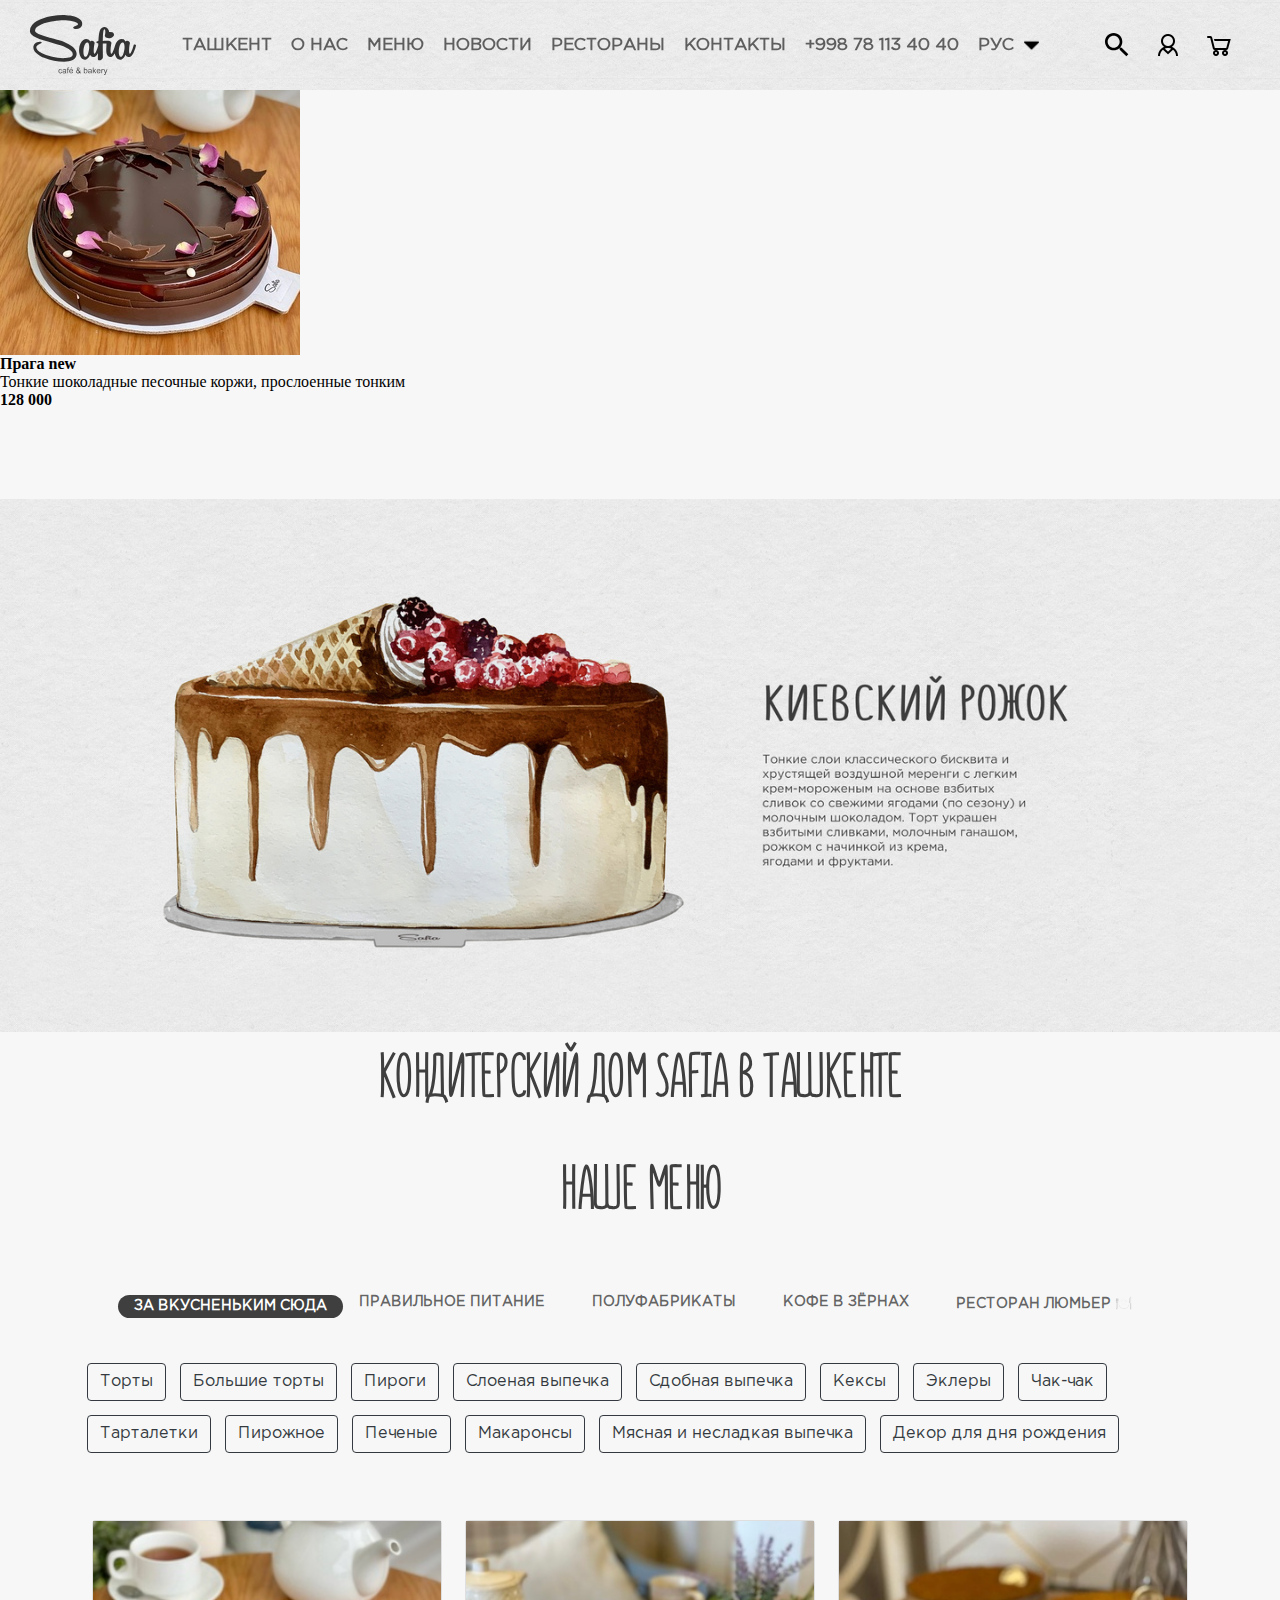
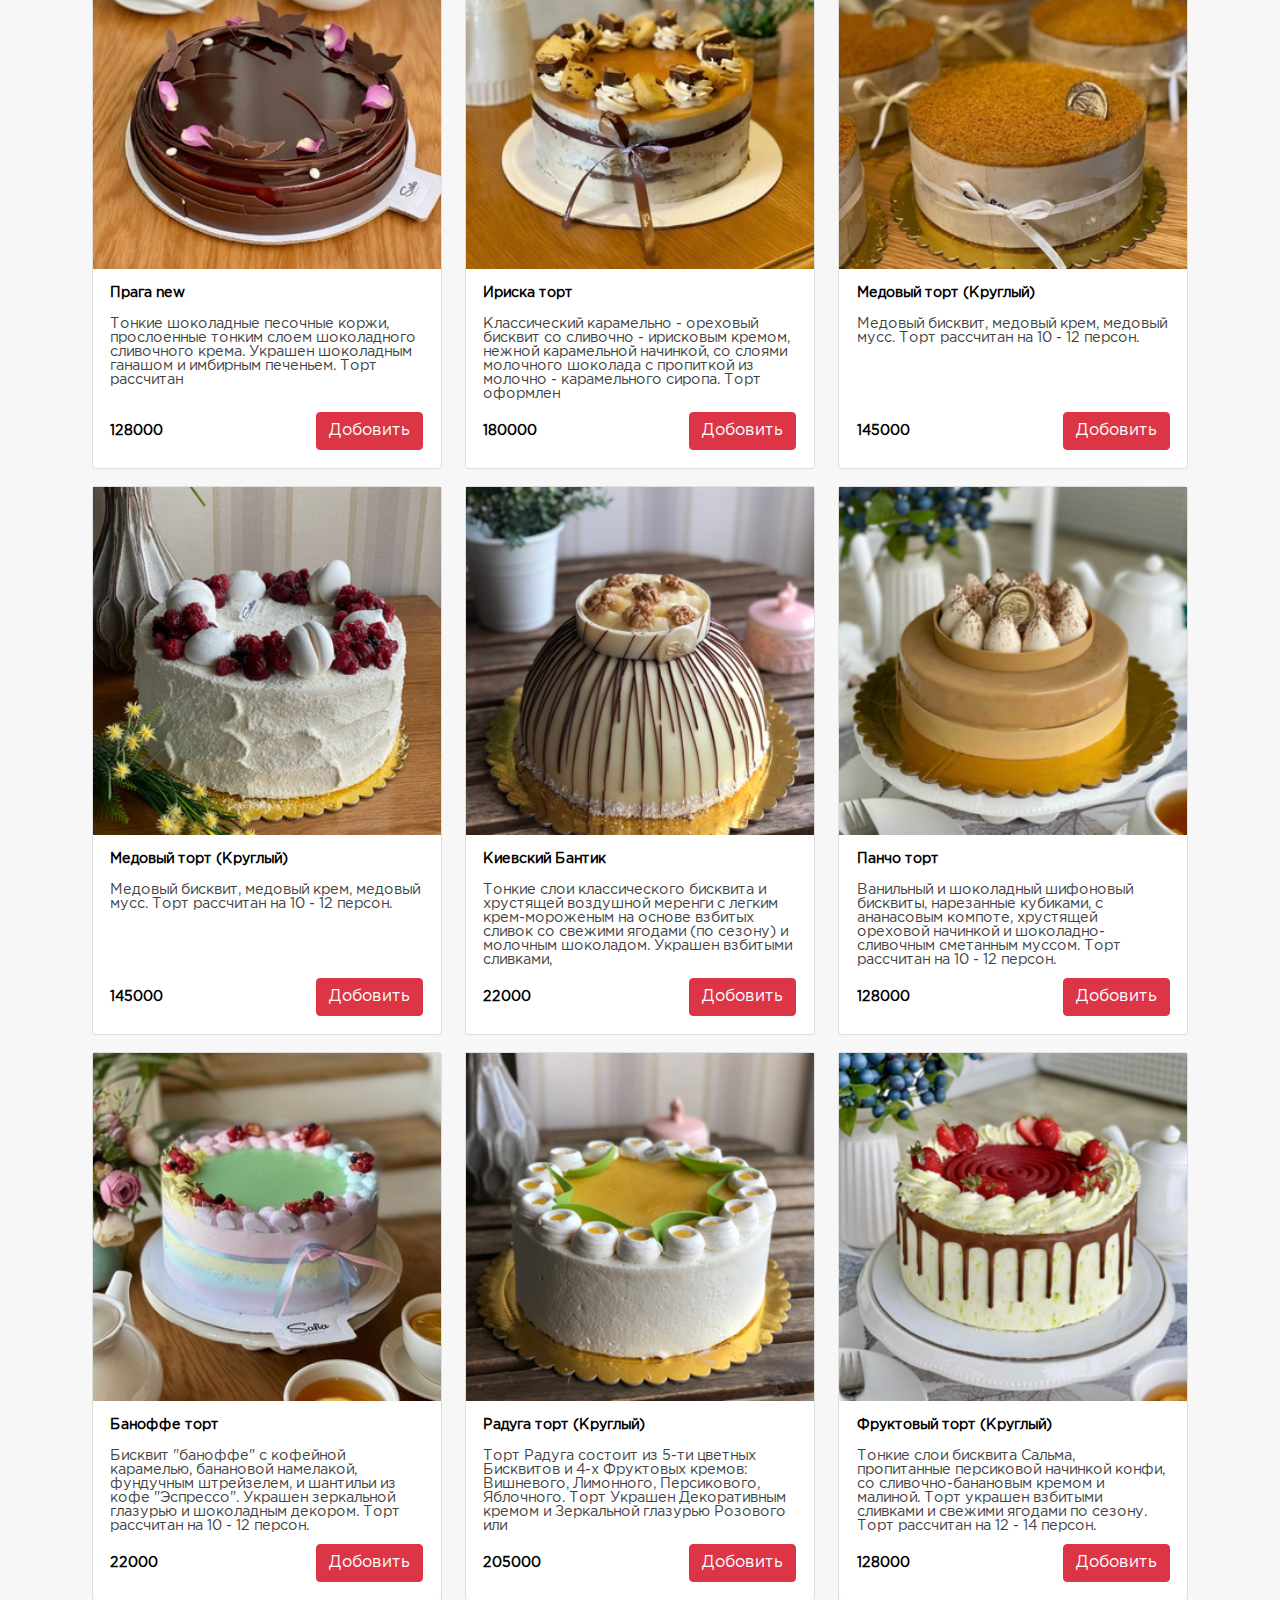
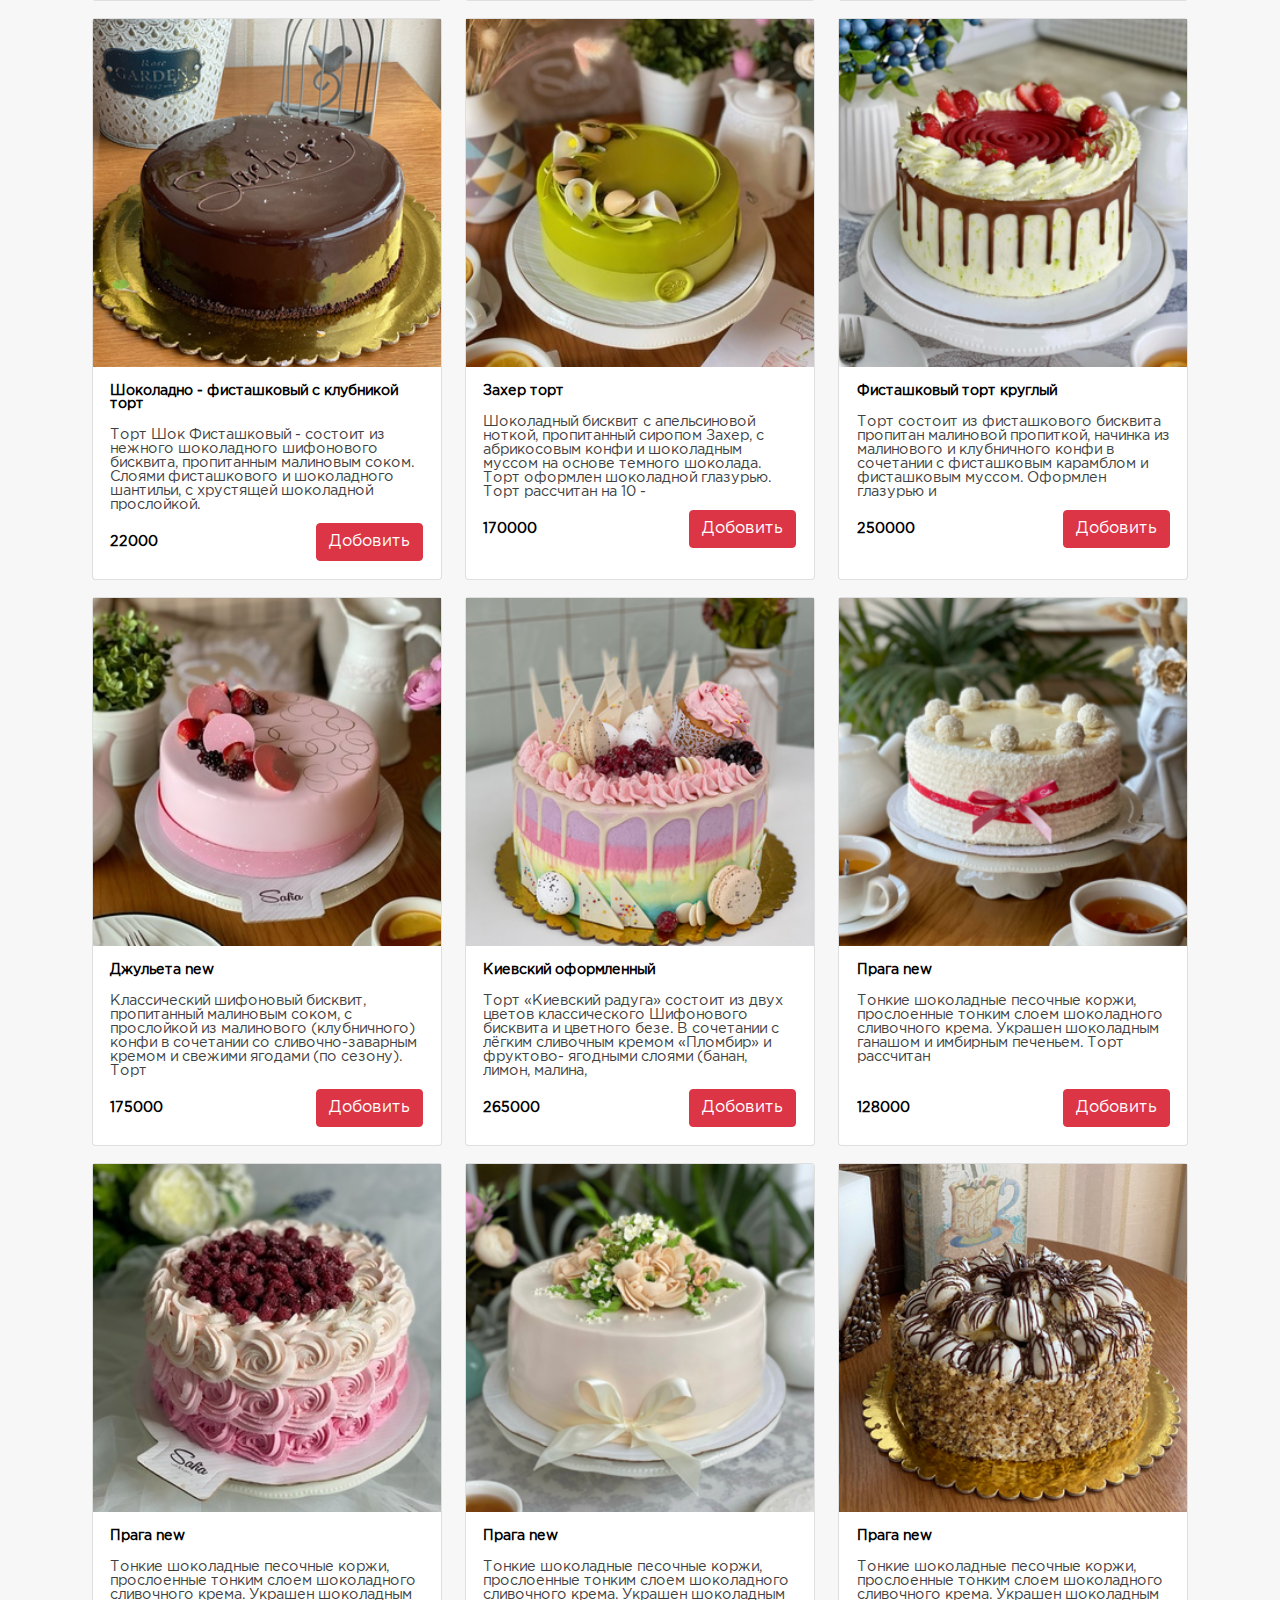
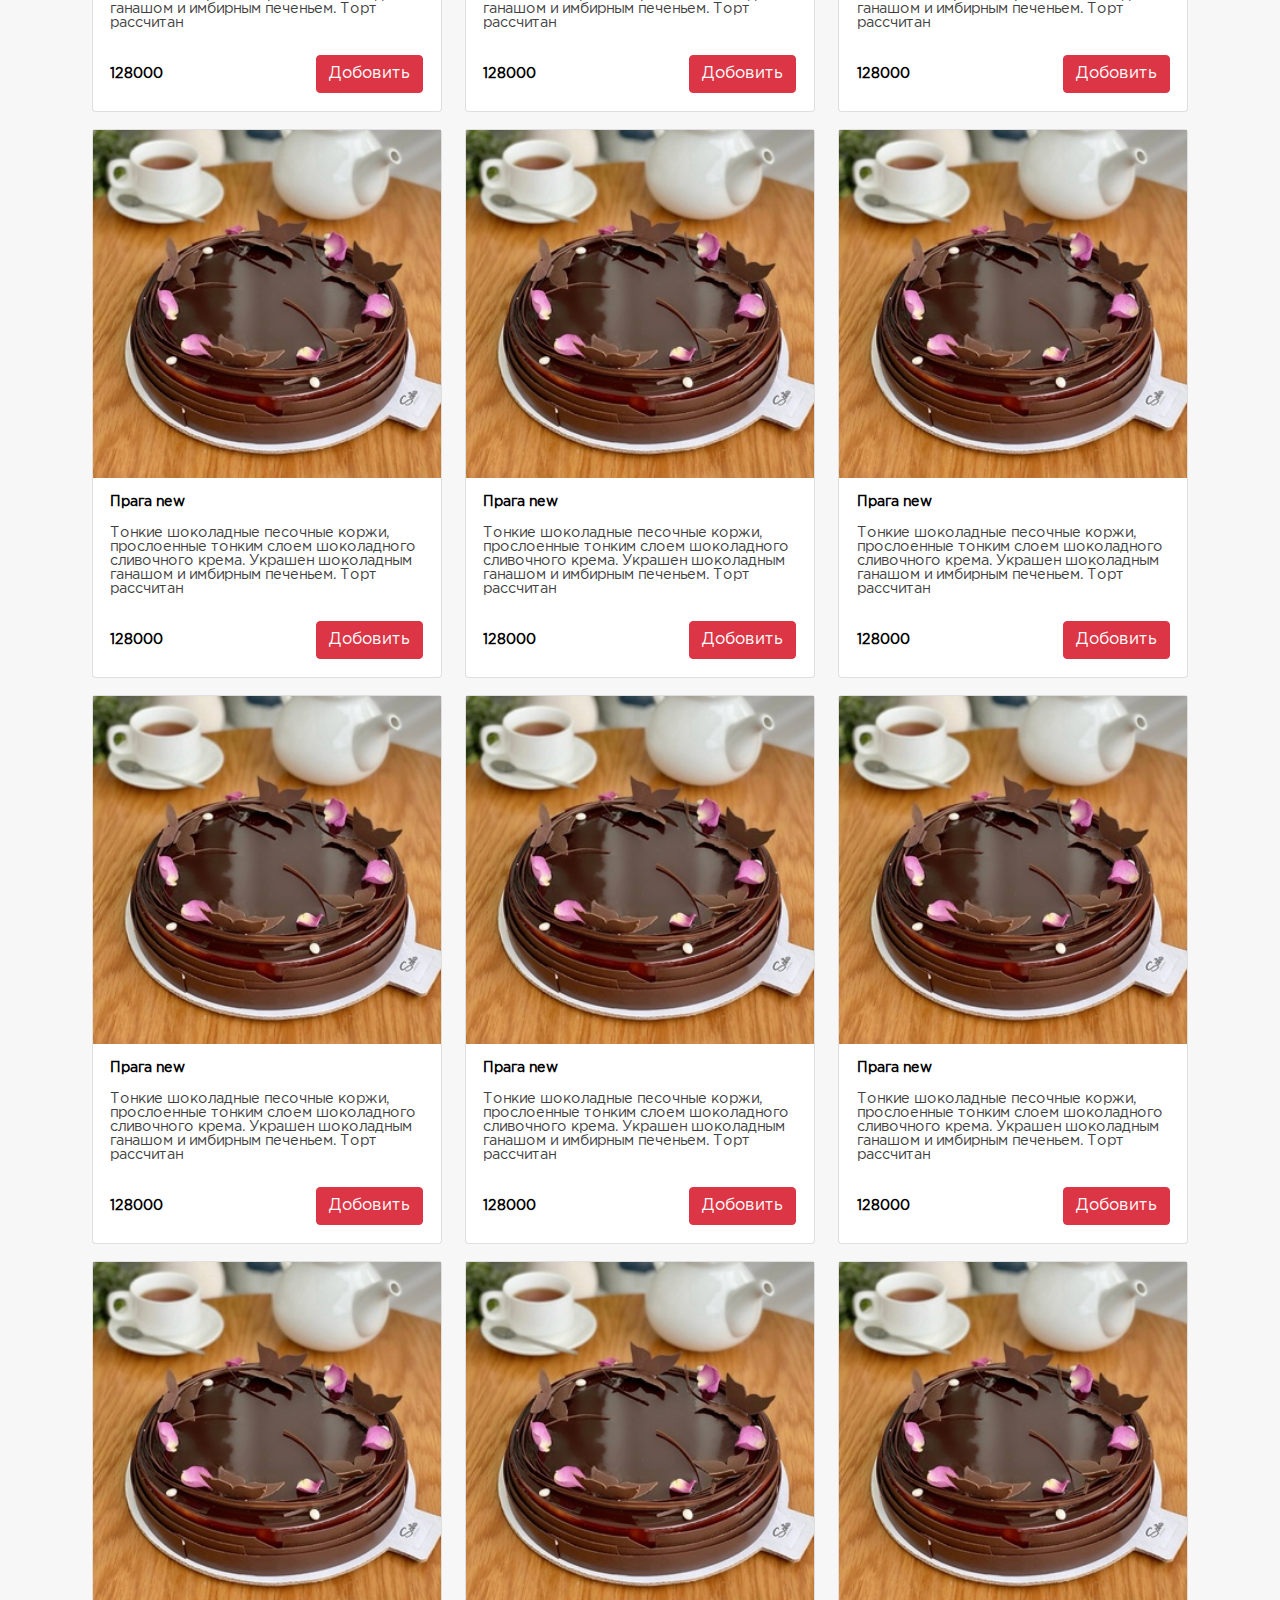
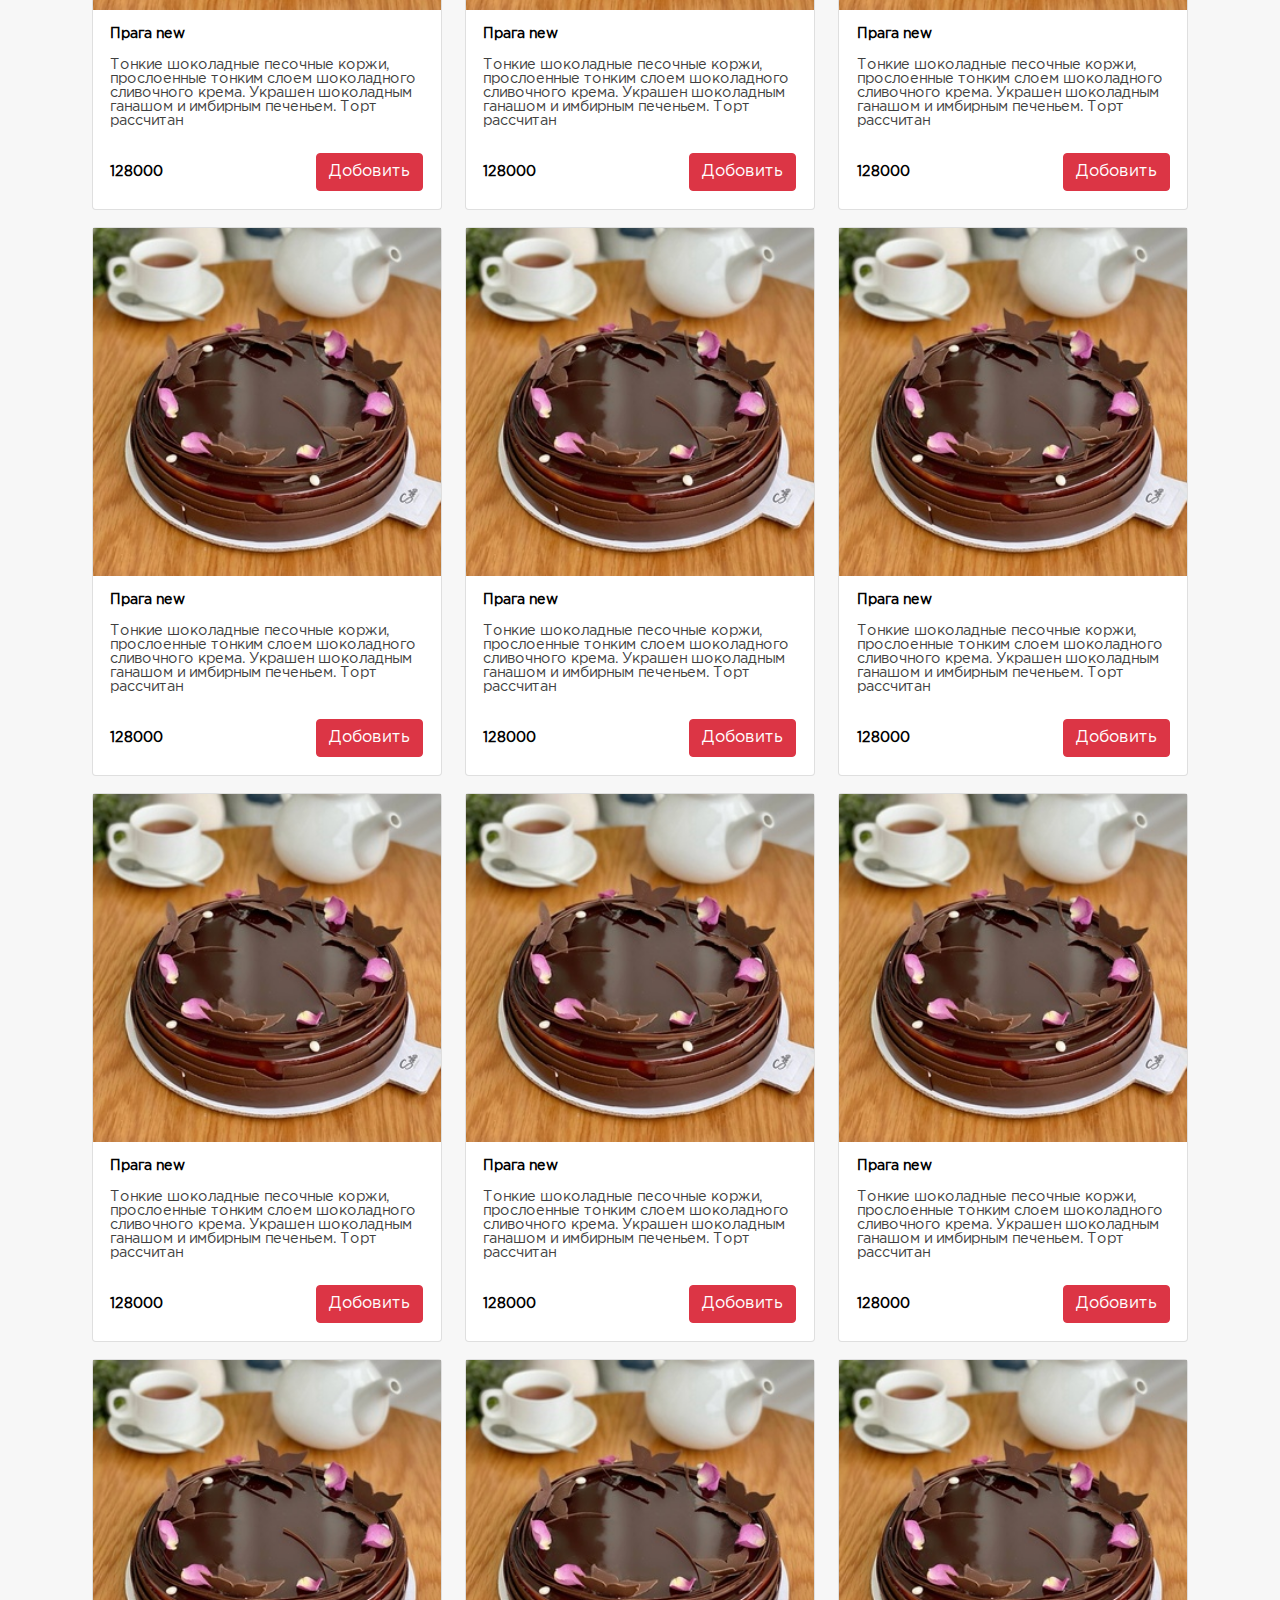
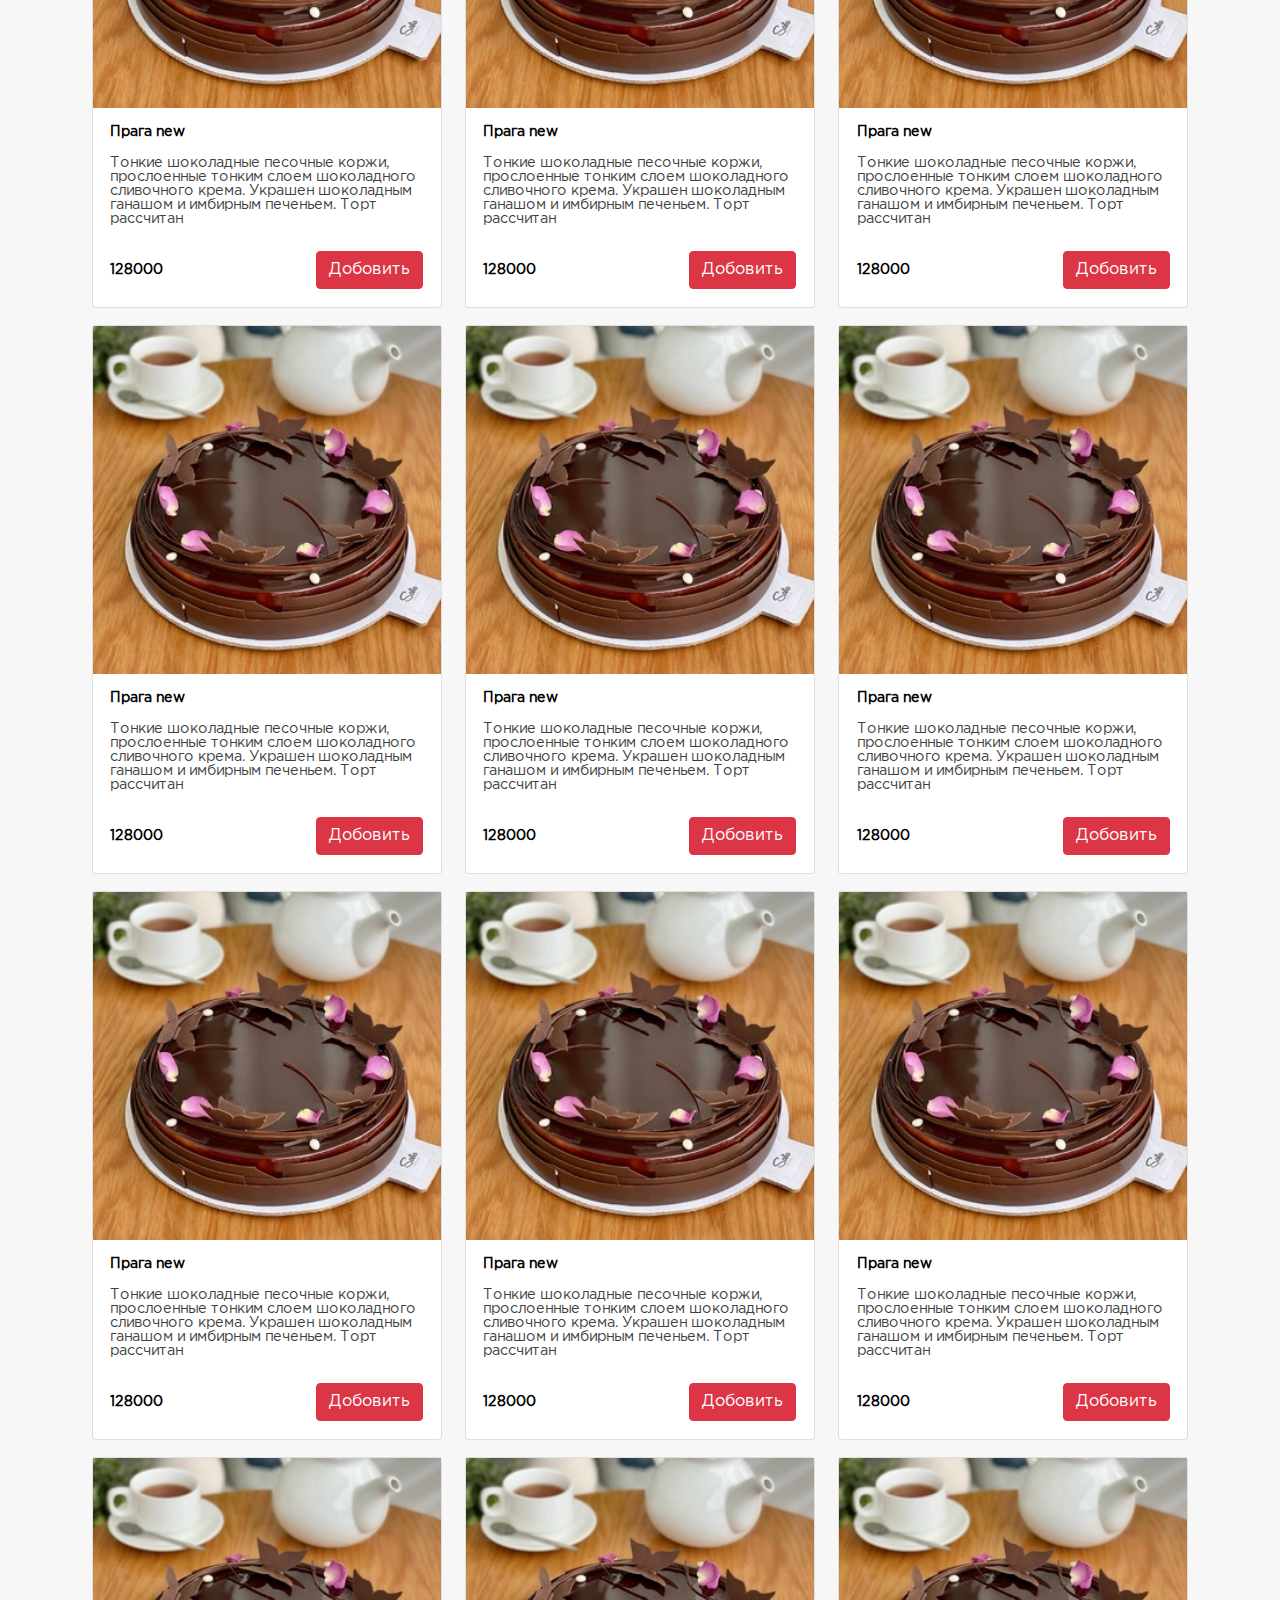
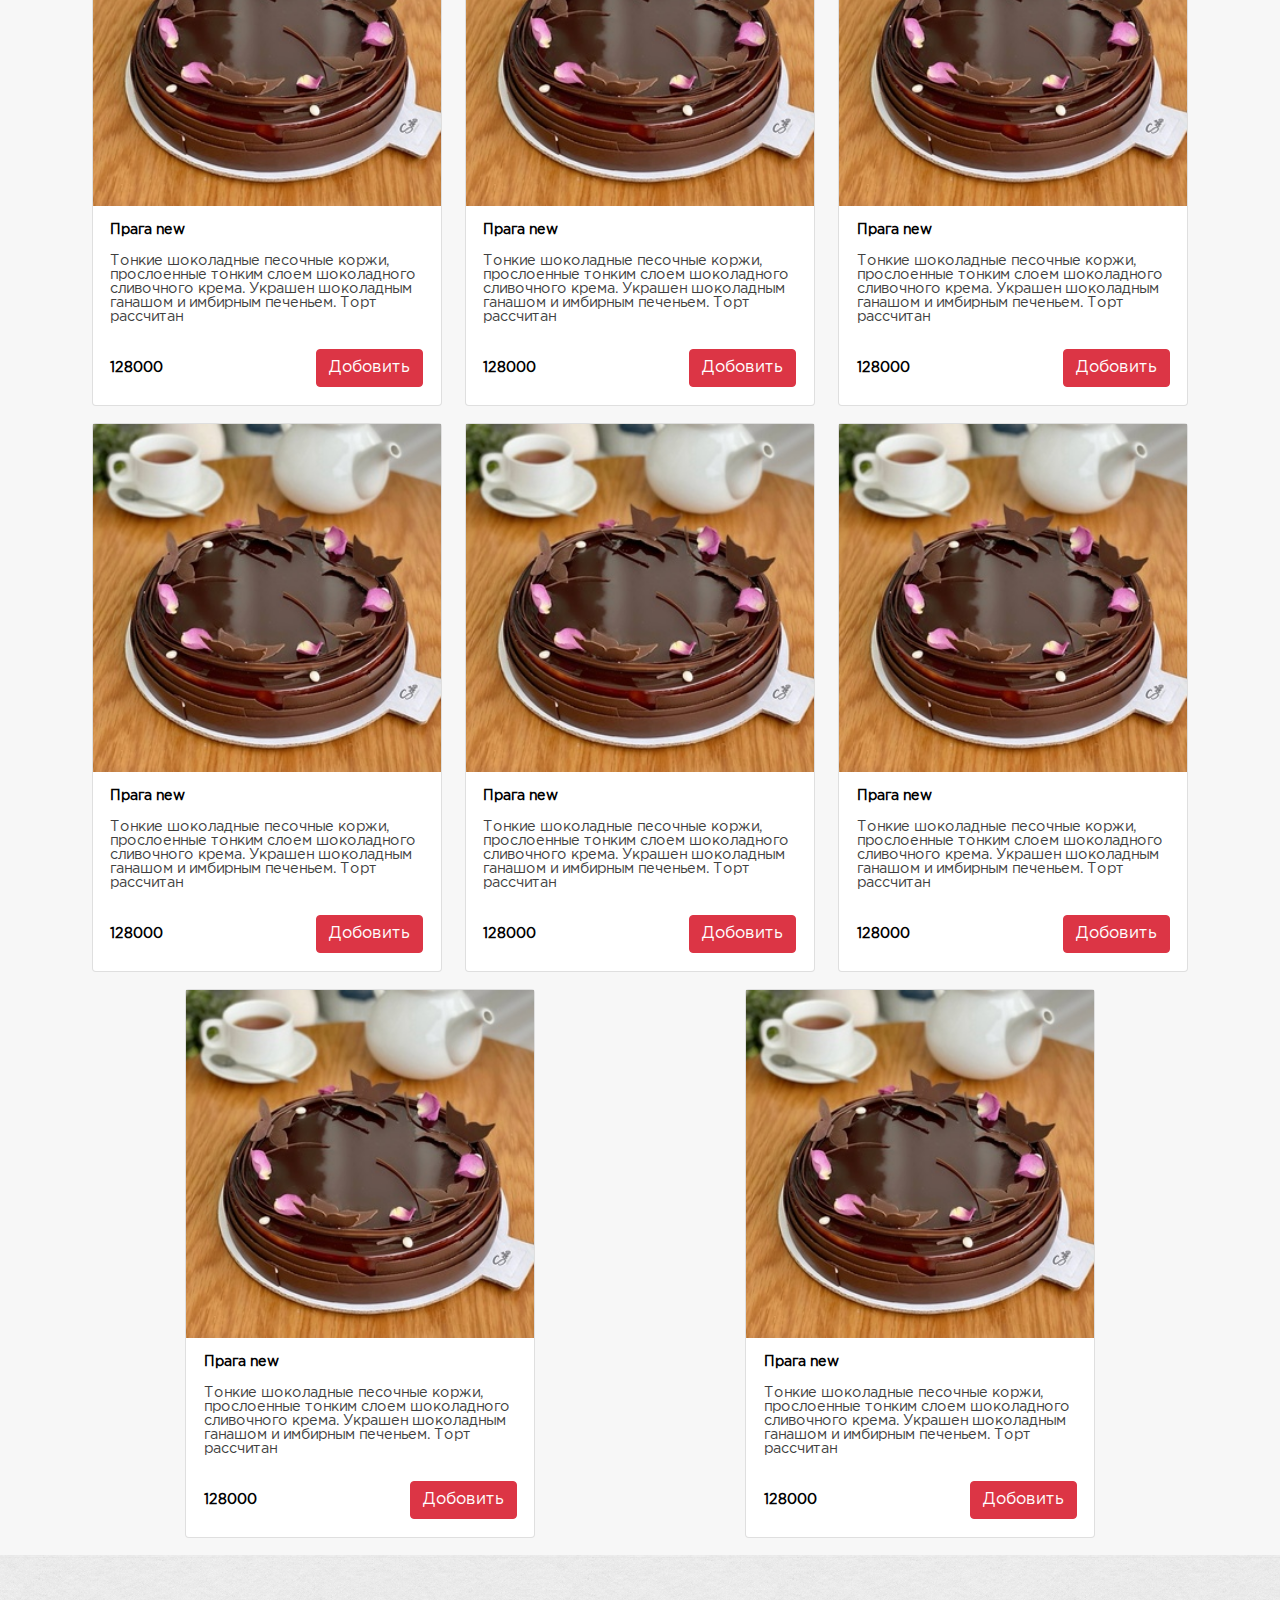
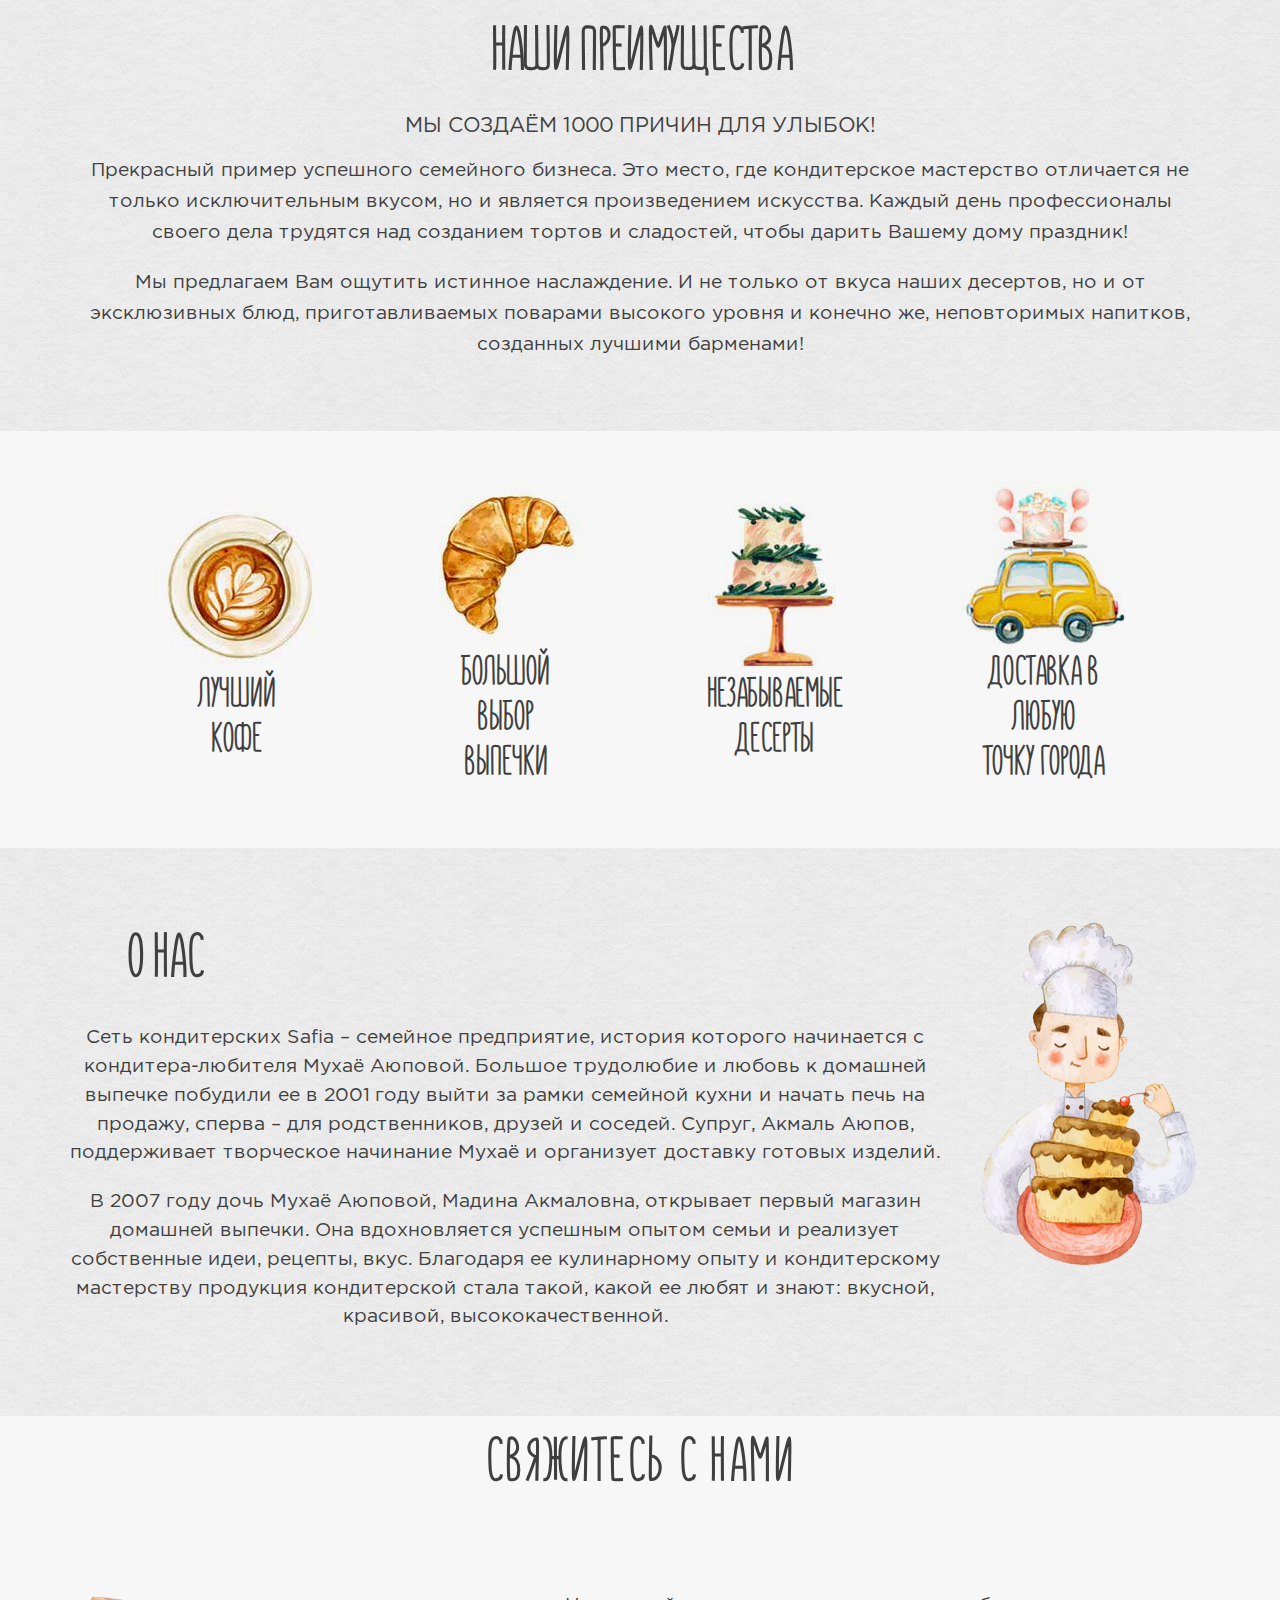
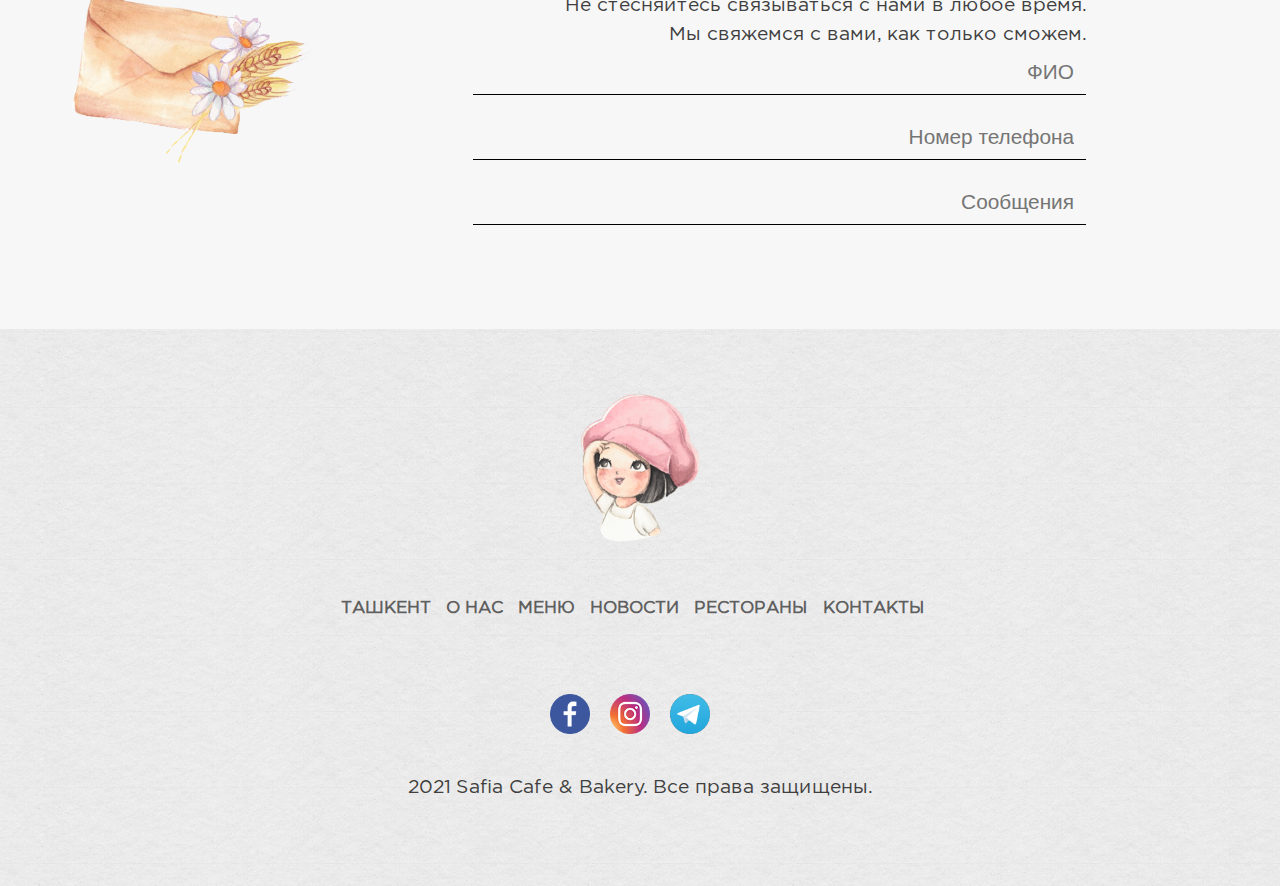
<file: index.html>
<!DOCTYPE html>
<html lang="en">
<head>
    <meta charset="UTF-8">
    <meta http-equiv="X-UA-Compatible" content="IE=edge">
    <meta name="viewport" content="width=device-width, initial-scale=1.0">
    <link rel="stylesheet" href="style.css">
    <title>Safia❤️</title>
</head>
<body>
    <div class="container">
        <div id="pro" class="profile">
           <div class="korzina">
               <h1>Корзина</h1>
               <a href="#" onclick="menu_pro2()" class="kor_m">
                   x
               </a>
           </div>
           <div class="pro_card">
               <div class="pro_card_left">
            <img src="card1.jpg" alt="">
               </div>
               <div class="pro_card_right">
                   <h4>Прага new</h4>
                   <p>Тонкие шоколадные песочные коржи, прослоенные тонким</p>
                   <h4>128 000</h4>
               </div>
           </div>
        </div>
        <div id="tp" class="abs-menu">
            <ul >
                <li><a href="#">ТАШКЕНТ</a></li>
                <li><a href="about.html">О НАС</a></li>
                <li><a href="menu.html">МЕНЮ</a></li>
                <li><a href="news.html">НОВОСТИ</a></li>
                <li><a href="#">РЕСТОРАНЫ</a></li>
                <li><a href="contact.html">КОНТАКТЫ</a></li>
                <li><a href="#">+998 78 113 40 40</a></li>
               <li ><ul id="rt">
                    <li><a href="search.html"><img src="ic_search.svg" style="height: 32px;" alt=""></a></li>
                    <li><a href="#"><img src="ic_profile.png" style="height: 32px;" alt=""></a></li>
                    <li><a href="#"><img src="ic_cart.png" style="height: 32px;" alt=""></a></li>
                </ul>
                </li>
                </ul>
        </div>
        <div class="navbar">
           
            <div onclick="menu()" class="toggle-m">
                <div></div>
                <div></div>
                <div></div>
            </div>

           <a href="#"><img src="logo.svg" alt=""></a> 
            <ul id="ul1">
                <li><a href="#">ТАШКЕНТ</a></li>
                <li><a href="about.html">О НАС</a></li>
                <li><a href="menu.html">МЕНЮ</a></li>
                <li><a href="news.html">НОВОСТИ</a></li>
                <li><a href="#">РЕСТОРАНЫ</a></li>
                <li><a href="contact.html">КОНТАКТЫ</a></li>
                <li><a href="#">+998 78 113 40 40</a></li>
                <li onclick="menu2()">
                    <a href="#" id="select">
                    <div  id="sel">
                        РУС
                       <img src="down-filled-triangular-arrow.png" alt="">
                    
                </div>
                <div id="rtrt" class="options">
                    <div>
                    O'zbekcha
                </div>
                <div>
                    Русский
                </div>
                <div>
                    English
                </div>
            </div>
            </a>
              </li>
                </ul>
                <ul id="ul-img">
                <li><a href="search.html"><img src="ic_search.svg" style="height: 32px;" alt=""></a></li>
                <li><a href="#" ><img src="ic_profile.png" style="height: 32px;" alt=""></a></li>
                <li><a  onclick="menu_pro()" href="#"><img src="ic_cart.png" style="height: 32px;" alt=""></a></li>
            </ul>
            <!-- <img src="ic_search.svg" style="height: 32px;" alt="">
            <img src="ic_profile.png" style="height: 32px;" alt="">
            <img src="ic_cart.png" style="height: 32px;" alt=""> -->
            
        </div>
        <div class="fon-image">
            <img src="fon-image.jpg" alt="">
        </div>
        <div class="text">
            <h1>Кондитерский дом Safia в Ташкенте
               </h1>
                <h1>
                    Наше Меню</h1>
        </div>
        
        <div class="menu">
            <ul>
                <li><a class="nav-link1" href="">ЗА ВКУСНЕНЬКИМ СЮДА</a></li>
                <li><a class="nav-link" href="">ПРАВИЛЬНОЕ ПИТАНИЕ</a></li>
                <li><a class="nav-link" href="">ПОЛУФАБРИКАТЫ</a></li>
                <li><a class="nav-link" href="">КОФЕ В ЗЁРНАХ</a></li>
                <li><a class="nav-link" href="">РЕСТОРАН ЛЮМЬЕР 🍽️</a></li>
            </ul>
        </div>
        <div class="glav">
        <div class="menu_catigory">
            <a href="">Торты</a>            
            <a href="">Большие торты</a>
            <a href="">Пироги</a>
            <a href="">Слоеная выпечка</a>
            <a href="">Сдобная выпечка</a>
            <a href="">Кексы</a>
            <a href="">Эклеры</a>
            <a href="">Чак-чак</a>
            <a href="">Тарталетки</a>
            <a href="">Пирожное</a>
            <a href="">Печеные</a>
            <a href="">Макаронсы</a>
            <a href="">Мясная и несладкая выпечка</a>
            <a href="">Декор для дня рождения</a>
        </div>

        <div class="cards">


            <div class="card">
                <div class="card-img">
                    <img src="card1.jpg" alt="">
                </div>
                <div class="card-text">
                    <h5>Прага new</h5>
                    <p>Тонкие шоколадные песочные коржи, прослоенные тонким слоем шоколадного сливочного крема. Украшен шоколадным ганашом и имбирным печеньем. Торт рассчитан</p>
                    <div class="card-end">
                        <h5>128000</h5>
                        <a href="">Добовить</a>
                    </div>
                </div>
            </div>
            <div class="card">
                <div class="card-img">
                    <img src="card2.jpg" alt="">
                </div>
                <div class="card-text">
                    <h5>Ириска торт</h5>
                    <p>
                        Классический карамельно - ореховый бисквит со сливочно - ирисковым кремом, нежной карамельной начинкой, со слоями молочного шоколада с пропиткой из молочно - карамельного сиропа. Торт оформлен</p>
                    <div class="card-end">
                        <h5>180000</h5>
                        <a href="">Добовить</a>
                    </div>
                </div>
            </div>
            <div class="card">
                <div class="card-img">
                    <img src="card3.jpg" alt="">
                </div>
                <div class="card-text">
                    <h5>Медовый торт (Круглый)</h5>
                    <p>
                        Медовый бисквит, медовый крем, медовый мусс. Торт рассчитан на 10 - 12 персон.</p>
                    <div class="card-end">
                        <h5>145000</h5>
                        <a href="">Добовить</a>
                    </div>
                </div>
            </div>
            <div class="card">
                <div class="card-img">
                    <img src="card4.jpg" alt="">
                </div>
                <div class="card-text">
                    <h5>Медовый торт (Круглый)</h5>
                    <p>
                        Медовый бисквит, медовый крем, медовый мусс. Торт рассчитан на 10 - 12 персон.</p>
                    <div class="card-end">
                        <h5>145000</h5>
                        <a href="">Добовить</a>
                    </div>
                </div>
            </div>
            <div class="card">
                <div class="card-img">
                    <img src="card5.heic" alt="">
                </div>
                <div class="card-text">
                    <h5>Киевский Бантик</h5>
                    <p>
                        Тонкие слои классического бисквита и хрустящей воздушной меренги с легким крем-мороженым на основе взбитых сливок со свежими ягодами (по сезону) и молочным шоколадом. Украшен взбитыми сливками,</p>
                    <div class="card-end">
                        <h5>22000</h5>
                        <a href="">Добовить</a>
                    </div>
                </div>
            </div>
            <div class="card">
                <div class="card-img">
                    <img src="card6.png" alt="">
                </div>
                <div class="card-text">
                    <h5>Панчо торт</h5>
                    <p>
                        Ванильный и шоколадный шифоновый бисквиты, нарезанные кубиками, с ананасовым компоте, хрустящей ореховой начинкой и шоколадно-сливочным сметанным муссом. Торт рассчитан на 10 - 12 персон.</p>
                    <div class="card-end">
                        <h5>128000</h5>
                        <a href="">Добовить</a>
                    </div>
                </div>
            </div>
            <div class="card">
                <div class="card-img">
                    <img src="card7.jpg" alt="">
                </div>
                <div class="card-text">
                    <h5>Баноффе торт</h5>
                    <p>Бисквит "баноффе" с кофейной карамелью, банановой намелакой, фундучным штрейзелем, и шантильи из кофе "Эспрессо". Украшен зеркальной глазурью и шоколадным декором. Торт рассчитан на 10 - 12 персон.</p>
                    <div class="card-end">
                        <h5>22000</h5>
                        <a href="">Добовить</a>
                    </div>
                </div>
            </div>
            <div class="card">
                <div class="card-img">
                    <img src="card8.jpg" alt="">
                </div>
                <div class="card-text">
                    <h5>Радуга торт (Круглый)</h5>
                    <p>
                        Торт Радуга состоит из 5-ти цветных Бисквитов и 4-х Фруктовых кремов: Вишневого, Лимонного, Персикового, Яблочного. Торт Украшен Декоративным кремом и Зеркальной глазурью Розового или</p>
                    <div class="card-end">
                        <h5>205000</h5>
                        <a href="">Добовить</a>
                    </div>
                </div>
            </div>
            <div class="card">
                <div class="card-img">
                    <img src="card9.png" alt="">
                </div>
                <div class="card-text">
                    <h5>Фруктовый торт (Круглый)</h5>
                    <p>
                        Тонкие слои бисквита Сальма, пропитанные персиковой начинкой конфи, со сливочно-банановым кремом и малиной. Торт украшен взбитыми сливками и свежими ягодами по сезону. Торт рассчитан на 12 - 14 персон.</p>
                    <div class="card-end">
                        <h5>128000</h5>
                        <a href="">Добовить</a>
                    </div>
                </div>
            </div>
            <div class="card">
                <div class="card-img">
                    <img src="card10.jpg" alt="">
                </div>
                <div class="card-text">
                    <h5>Шоколадно - фисташковый с клубникой торт</h5>
                    <p>
                        Торт Шок Фисташковый - состоит из нежного шоколадного шифонового бисквита, пропитанным малиновым соком. Слоями фисташкового и шоколадного шантильи, с хрустящей шоколадной прослойкой.</p>
                    <div class="card-end">
                        <h5>22000</h5>
                        <a href="">Добовить</a>
                    </div>
                </div>
            </div>
            <div class="card">
                <div class="card-img">
                    <img src="card11.jpg" alt="">
                </div>
                <div class="card-text">
                    <h5>Захер торт</h5>
                    <p>
                        Шоколадный бисквит с апельсиновой ноткой, пропитанный сиропом Захер, с абрикосовым конфи и шоколадным муссом на основе темного шоколада. Торт оформлен шоколадной глазурью. Торт рассчитан на 10 -</p>
                    <div class="card-end">
                        <h5>170000</h5>
                        <a href="">Добовить</a>
                    </div>
                </div>
            </div>
            <div class="card">
                <div class="card-img">
                    <img src="card12.png" alt="">
                </div>
                <div class="card-text">
                    <h5>Фисташковый торт круглый</h5>
                    <p>
                        Торт состоит из фисташкового бисквита пропитан малиновой пропиткой, начинка из малинового и клубничного конфи в сочетании с фисташковым карамблом и фисташковым муссом. Оформлен глазурью и</p>
                    <div class="card-end">
                        <h5>250000</h5>
                        <a href="">Добовить</a>
                    </div>
                </div>
            </div>
            <div class="card">
                <div class="card-img">
                    <img src="card13.jpg" alt="">
                </div>
                <div class="card-text">
                    <h5>Джульета new</h5>
                    <p>
                        Классический шифоновый бисквит, пропитанный малиновым соком, с прослойкой из малинового (клубничного) конфи в сочетании со сливочно-заварным кремом и свежими ягодами (по сезону). Торт</p>
                    <div class="card-end">
                        <h5>175000</h5>
                        <a href="">Добовить</a>
                    </div>
                </div>
            </div>
            <div class="card">
                <div class="card-img">
                    <img src="card14.jpg" alt="">
                </div>
                <div class="card-text">
                    <h5>Киевский оформленный</h5>
                    <p>
                        Торт «Киевский радуга» состоит из двух цветов классического Шифонового бисквита и цветного безе. В сочетании с лёгким сливочным кремом «Пломбир» и фруктово- ягодными слоями (банан, лимон, малина,</p>
                    <div class="card-end">
                        <h5>265000</h5>
                        <a href="">Добовить</a>
                    </div>
                </div>
            </div>
            <div class="card">
                <div class="card-img">
                    <img src="card15.png" alt="">
                </div>
                <div class="card-text">
                    <h5>Прага new</h5>
                    <p>Тонкие шоколадные песочные коржи, прослоенные тонким слоем шоколадного сливочного крема. Украшен шоколадным ганашом и имбирным печеньем. Торт рассчитан</p>
                    <div class="card-end">
                        <h5>128000</h5>
                        <a href="">Добовить</a>
                    </div>
                </div>
            </div>
            <div class="card">
                <div class="card-img">
                    <img src="card16.jpg" alt="">
                </div>
                <div class="card-text">
                    <h5>Прага new</h5>
                    <p>Тонкие шоколадные песочные коржи, прослоенные тонким слоем шоколадного сливочного крема. Украшен шоколадным ганашом и имбирным печеньем. Торт рассчитан</p>
                    <div class="card-end">
                        <h5>128000</h5>
                        <a href="">Добовить</a>
                    </div>
                </div>
            </div>
            <div class="card">
                <div class="card-img">
                    <img src="card17.png" alt="">
                </div>
                <div class="card-text">
                    <h5>Прага new</h5>
                    <p>Тонкие шоколадные песочные коржи, прослоенные тонким слоем шоколадного сливочного крема. Украшен шоколадным ганашом и имбирным печеньем. Торт рассчитан</p>
                    <div class="card-end">
                        <h5>128000</h5>
                        <a href="">Добовить</a>
                    </div>
                </div>
            </div>
            <div class="card">
                <div class="card-img">
                    <img src="card18.jpg" alt="">
                </div>
                <div class="card-text">
                    <h5>Прага new</h5>
                    <p>Тонкие шоколадные песочные коржи, прослоенные тонким слоем шоколадного сливочного крема. Украшен шоколадным ганашом и имбирным печеньем. Торт рассчитан</p>
                    <div class="card-end">
                        <h5>128000</h5>
                        <a href="">Добовить</a>
                    </div>
                </div>
            </div>
            <div class="card">
                <div class="card-img">
                    <img src="card1.jpg" alt="">
                </div>
                <div class="card-text">
                    <h5>Прага new</h5>
                    <p>Тонкие шоколадные песочные коржи, прослоенные тонким слоем шоколадного сливочного крема. Украшен шоколадным ганашом и имбирным печеньем. Торт рассчитан</p>
                    <div class="card-end">
                        <h5>128000</h5>
                        <a href="">Добовить</a>
                    </div>
                </div>
            </div>
            <div class="card">
                <div class="card-img">
                    <img src="card1.jpg" alt="">
                </div>
                <div class="card-text">
                    <h5>Прага new</h5>
                    <p>Тонкие шоколадные песочные коржи, прослоенные тонким слоем шоколадного сливочного крема. Украшен шоколадным ганашом и имбирным печеньем. Торт рассчитан</p>
                    <div class="card-end">
                        <h5>128000</h5>
                        <a href="">Добовить</a>
                    </div>
                </div>
            </div>
            <div class="card">
                <div class="card-img">
                    <img src="card1.jpg" alt="">
                </div>
                <div class="card-text">
                    <h5>Прага new</h5>
                    <p>Тонкие шоколадные песочные коржи, прослоенные тонким слоем шоколадного сливочного крема. Украшен шоколадным ганашом и имбирным печеньем. Торт рассчитан</p>
                    <div class="card-end">
                        <h5>128000</h5>
                        <a href="">Добовить</a>
                    </div>
                </div>
            </div>
            <div class="card">
                <div class="card-img">
                    <img src="card1.jpg" alt="">
                </div>
                <div class="card-text">
                    <h5>Прага new</h5>
                    <p>Тонкие шоколадные песочные коржи, прослоенные тонким слоем шоколадного сливочного крема. Украшен шоколадным ганашом и имбирным печеньем. Торт рассчитан</p>
                    <div class="card-end">
                        <h5>128000</h5>
                        <a href="">Добовить</a>
                    </div>
                </div>
            </div>
            <div class="card">
                <div class="card-img">
                    <img src="card1.jpg" alt="">
                </div>
                <div class="card-text">
                    <h5>Прага new</h5>
                    <p>Тонкие шоколадные песочные коржи, прослоенные тонким слоем шоколадного сливочного крема. Украшен шоколадным ганашом и имбирным печеньем. Торт рассчитан</p>
                    <div class="card-end">
                        <h5>128000</h5>
                        <a href="">Добовить</a>
                    </div>
                </div>
            </div>
            <div class="card">
                <div class="card-img">
                    <img src="card1.jpg" alt="">
                </div>
                <div class="card-text">
                    <h5>Прага new</h5>
                    <p>Тонкие шоколадные песочные коржи, прослоенные тонким слоем шоколадного сливочного крема. Украшен шоколадным ганашом и имбирным печеньем. Торт рассчитан</p>
                    <div class="card-end">
                        <h5>128000</h5>
                        <a href="">Добовить</a>
                    </div>
                </div>
            </div>
            <div class="card">
                <div class="card-img">
                    <img src="card1.jpg" alt="">
                </div>
                <div class="card-text">
                    <h5>Прага new</h5>
                    <p>Тонкие шоколадные песочные коржи, прослоенные тонким слоем шоколадного сливочного крема. Украшен шоколадным ганашом и имбирным печеньем. Торт рассчитан</p>
                    <div class="card-end">
                        <h5>128000</h5>
                        <a href="">Добовить</a>
                    </div>
                </div>
            </div>
            <div class="card">
                <div class="card-img">
                    <img src="card1.jpg" alt="">
                </div>
                <div class="card-text">
                    <h5>Прага new</h5>
                    <p>Тонкие шоколадные песочные коржи, прослоенные тонким слоем шоколадного сливочного крема. Украшен шоколадным ганашом и имбирным печеньем. Торт рассчитан</p>
                    <div class="card-end">
                        <h5>128000</h5>
                        <a href="">Добовить</a>
                    </div>
                </div>
            </div>
            <div class="card">
                <div class="card-img">
                    <img src="card1.jpg" alt="">
                </div>
                <div class="card-text">
                    <h5>Прага new</h5>
                    <p>Тонкие шоколадные песочные коржи, прослоенные тонким слоем шоколадного сливочного крема. Украшен шоколадным ганашом и имбирным печеньем. Торт рассчитан</p>
                    <div class="card-end">
                        <h5>128000</h5>
                        <a href="">Добовить</a>
                    </div>
                </div>
            </div>
            <div class="card">
                <div class="card-img">
                    <img src="card1.jpg" alt="">
                </div>
                <div class="card-text">
                    <h5>Прага new</h5>
                    <p>Тонкие шоколадные песочные коржи, прослоенные тонким слоем шоколадного сливочного крема. Украшен шоколадным ганашом и имбирным печеньем. Торт рассчитан</p>
                    <div class="card-end">
                        <h5>128000</h5>
                        <a href="">Добовить</a>
                    </div>
                </div>
            </div>
            <div class="card">
                <div class="card-img">
                    <img src="card1.jpg" alt="">
                </div>
                <div class="card-text">
                    <h5>Прага new</h5>
                    <p>Тонкие шоколадные песочные коржи, прослоенные тонким слоем шоколадного сливочного крема. Украшен шоколадным ганашом и имбирным печеньем. Торт рассчитан</p>
                    <div class="card-end">
                        <h5>128000</h5>
                        <a href="">Добовить</a>
                    </div>
                </div>
            </div>
            <div class="card">
                <div class="card-img">
                    <img src="card1.jpg" alt="">
                </div>
                <div class="card-text">
                    <h5>Прага new</h5>
                    <p>Тонкие шоколадные песочные коржи, прослоенные тонким слоем шоколадного сливочного крема. Украшен шоколадным ганашом и имбирным печеньем. Торт рассчитан</p>
                    <div class="card-end">
                        <h5>128000</h5>
                        <a href="">Добовить</a>
                    </div>
                </div>
            </div>
            <div class="card">
                <div class="card-img">
                    <img src="card1.jpg" alt="">
                </div>
                <div class="card-text">
                    <h5>Прага new</h5>
                    <p>Тонкие шоколадные песочные коржи, прослоенные тонким слоем шоколадного сливочного крема. Украшен шоколадным ганашом и имбирным печеньем. Торт рассчитан</p>
                    <div class="card-end">
                        <h5>128000</h5>
                        <a href="">Добовить</a>
                    </div>
                </div>
            </div>
            <div class="card">
                <div class="card-img">
                    <img src="card1.jpg" alt="">
                </div>
                <div class="card-text">
                    <h5>Прага new</h5>
                    <p>Тонкие шоколадные песочные коржи, прослоенные тонким слоем шоколадного сливочного крема. Украшен шоколадным ганашом и имбирным печеньем. Торт рассчитан</p>
                    <div class="card-end">
                        <h5>128000</h5>
                        <a href="">Добовить</a>
                    </div>
                </div>
            </div>
            <div class="card">
                <div class="card-img">
                    <img src="card1.jpg" alt="">
                </div>
                <div class="card-text">
                    <h5>Прага new</h5>
                    <p>Тонкие шоколадные песочные коржи, прослоенные тонким слоем шоколадного сливочного крема. Украшен шоколадным ганашом и имбирным печеньем. Торт рассчитан</p>
                    <div class="card-end">
                        <h5>128000</h5>
                        <a href="">Добовить</a>
                    </div>
                </div>
            </div>
            <div class="card">
                <div class="card-img">
                    <img src="card1.jpg" alt="">
                </div>
                <div class="card-text">
                    <h5>Прага new</h5>
                    <p>Тонкие шоколадные песочные коржи, прослоенные тонким слоем шоколадного сливочного крема. Украшен шоколадным ганашом и имбирным печеньем. Торт рассчитан</p>
                    <div class="card-end">
                        <h5>128000</h5>
                        <a href="">Добовить</a>
                    </div>
                </div>
            </div>
            <div class="card">
                <div class="card-img">
                    <img src="card1.jpg" alt="">
                </div>
                <div class="card-text">
                    <h5>Прага new</h5>
                    <p>Тонкие шоколадные песочные коржи, прослоенные тонким слоем шоколадного сливочного крема. Украшен шоколадным ганашом и имбирным печеньем. Торт рассчитан</p>
                    <div class="card-end">
                        <h5>128000</h5>
                        <a href="">Добовить</a>
                    </div>
                </div>
            </div>
            <div class="card">
                <div class="card-img">
                    <img src="card1.jpg" alt="">
                </div>
                <div class="card-text">
                    <h5>Прага new</h5>
                    <p>Тонкие шоколадные песочные коржи, прослоенные тонким слоем шоколадного сливочного крема. Украшен шоколадным ганашом и имбирным печеньем. Торт рассчитан</p>
                    <div class="card-end">
                        <h5>128000</h5>
                        <a href="">Добовить</a>
                    </div>
                </div>
            </div>
            <div class="card">
                <div class="card-img">
                    <img src="card1.jpg" alt="">
                </div>
                <div class="card-text">
                    <h5>Прага new</h5>
                    <p>Тонкие шоколадные песочные коржи, прослоенные тонким слоем шоколадного сливочного крема. Украшен шоколадным ганашом и имбирным печеньем. Торт рассчитан</p>
                    <div class="card-end">
                        <h5>128000</h5>
                        <a href="">Добовить</a>
                    </div>
                </div>
            </div>
            <div class="card">
                <div class="card-img">
                    <img src="card1.jpg" alt="">
                </div>
                <div class="card-text">
                    <h5>Прага new</h5>
                    <p>Тонкие шоколадные песочные коржи, прослоенные тонким слоем шоколадного сливочного крема. Украшен шоколадным ганашом и имбирным печеньем. Торт рассчитан</p>
                    <div class="card-end">
                        <h5>128000</h5>
                        <a href="">Добовить</a>
                    </div>
                </div>
            </div>
            <div class="card">
                <div class="card-img">
                    <img src="card1.jpg" alt="">
                </div>
                <div class="card-text">
                    <h5>Прага new</h5>
                    <p>Тонкие шоколадные песочные коржи, прослоенные тонким слоем шоколадного сливочного крема. Украшен шоколадным ганашом и имбирным печеньем. Торт рассчитан</p>
                    <div class="card-end">
                        <h5>128000</h5>
                        <a href="">Добовить</a>
                    </div>
                </div>
            </div>
            <div class="card">
                <div class="card-img">
                    <img src="card1.jpg" alt="">
                </div>
                <div class="card-text">
                    <h5>Прага new</h5>
                    <p>Тонкие шоколадные песочные коржи, прослоенные тонким слоем шоколадного сливочного крема. Украшен шоколадным ганашом и имбирным печеньем. Торт рассчитан</p>
                    <div class="card-end">
                        <h5>128000</h5>
                        <a href="">Добовить</a>
                    </div>
                </div>
            </div>
            <div class="card">
                <div class="card-img">
                    <img src="card1.jpg" alt="">
                </div>
                <div class="card-text">
                    <h5>Прага new</h5>
                    <p>Тонкие шоколадные песочные коржи, прослоенные тонким слоем шоколадного сливочного крема. Украшен шоколадным ганашом и имбирным печеньем. Торт рассчитан</p>
                    <div class="card-end">
                        <h5>128000</h5>
                        <a href="">Добовить</a>
                    </div>
                </div>
            </div>
            <div class="card">
                <div class="card-img">
                    <img src="card1.jpg" alt="">
                </div>
                <div class="card-text">
                    <h5>Прага new</h5>
                    <p>Тонкие шоколадные песочные коржи, прослоенные тонким слоем шоколадного сливочного крема. Украшен шоколадным ганашом и имбирным печеньем. Торт рассчитан</p>
                    <div class="card-end">
                        <h5>128000</h5>
                        <a href="">Добовить</a>
                    </div>
                </div>
            </div>
            <div class="card">
                <div class="card-img">
                    <img src="card1.jpg" alt="">
                </div>
                <div class="card-text">
                    <h5>Прага new</h5>
                    <p>Тонкие шоколадные песочные коржи, прослоенные тонким слоем шоколадного сливочного крема. Украшен шоколадным ганашом и имбирным печеньем. Торт рассчитан</p>
                    <div class="card-end">
                        <h5>128000</h5>
                        <a href="">Добовить</a>
                    </div>
                </div>
            </div>
            <div class="card">
                <div class="card-img">
                    <img src="card1.jpg" alt="">
                </div>
                <div class="card-text">
                    <h5>Прага new</h5>
                    <p>Тонкие шоколадные песочные коржи, прослоенные тонким слоем шоколадного сливочного крема. Украшен шоколадным ганашом и имбирным печеньем. Торт рассчитан</p>
                    <div class="card-end">
                        <h5>128000</h5>
                        <a href="">Добовить</a>
                    </div>
                </div>
            </div>
            <div class="card">
                <div class="card-img">
                    <img src="card1.jpg" alt="">
                </div>
                <div class="card-text">
                    <h5>Прага new</h5>
                    <p>Тонкие шоколадные песочные коржи, прослоенные тонким слоем шоколадного сливочного крема. Украшен шоколадным ганашом и имбирным печеньем. Торт рассчитан</p>
                    <div class="card-end">
                        <h5>128000</h5>
                        <a href="">Добовить</a>
                    </div>
                </div>
            </div>
            <div class="card">
                <div class="card-img">
                    <img src="card1.jpg" alt="">
                </div>
                <div class="card-text">
                    <h5>Прага new</h5>
                    <p>Тонкие шоколадные песочные коржи, прослоенные тонким слоем шоколадного сливочного крема. Украшен шоколадным ганашом и имбирным печеньем. Торт рассчитан</p>
                    <div class="card-end">
                        <h5>128000</h5>
                        <a href="">Добовить</a>
                    </div>
                </div>
            </div>
            <div class="card">
                <div class="card-img">
                    <img src="card1.jpg" alt="">
                </div>
                <div class="card-text">
                    <h5>Прага new</h5>
                    <p>Тонкие шоколадные песочные коржи, прослоенные тонким слоем шоколадного сливочного крема. Украшен шоколадным ганашом и имбирным печеньем. Торт рассчитан</p>
                    <div class="card-end">
                        <h5>128000</h5>
                        <a href="">Добовить</a>
                    </div>
                </div>
            </div>
            <div class="card">
                <div class="card-img">
                    <img src="card1.jpg" alt="">
                </div>
                <div class="card-text">
                    <h5>Прага new</h5>
                    <p>Тонкие шоколадные песочные коржи, прослоенные тонким слоем шоколадного сливочного крема. Украшен шоколадным ганашом и имбирным печеньем. Торт рассчитан</p>
                    <div class="card-end">
                        <h5>128000</h5>
                        <a href="">Добовить</a>
                    </div>
                </div>
            </div>
            <div class="card">
                <div class="card-img">
                    <img src="card1.jpg" alt="">
                </div>
                <div class="card-text">
                    <h5>Прага new</h5>
                    <p>Тонкие шоколадные песочные коржи, прослоенные тонким слоем шоколадного сливочного крема. Украшен шоколадным ганашом и имбирным печеньем. Торт рассчитан</p>
                    <div class="card-end">
                        <h5>128000</h5>
                        <a href="">Добовить</a>
                    </div>
                </div>
            </div>
            <div class="card">
                <div class="card-img">
                    <img src="card1.jpg" alt="">
                </div>
                <div class="card-text">
                    <h5>Прага new</h5>
                    <p>Тонкие шоколадные песочные коржи, прослоенные тонким слоем шоколадного сливочного крема. Украшен шоколадным ганашом и имбирным печеньем. Торт рассчитан</p>
                    <div class="card-end">
                        <h5>128000</h5>
                        <a href="">Добовить</a>
                    </div>
                </div>
            </div>
         
            
            



        </div>

        
    </div>
    <div class="info1">
            <h1>Наши преимущества</h1>
            <h5>МЫ СОЗДАЁМ 1000 ПРИЧИН ДЛЯ УЛЫБОК!</h5>
            <p>Прекрасный пример успешного семейного бизнеса. Это место, где кондитерское мастерство отличается не только исключительным вкусом, но и является произведением искусства. Каждый день профессионалы своего дела трудятся над созданием тортов и сладостей, чтобы дарить Вашему дому праздник!
               </p>
               <p> Мы предлагаем Вам ощутить истинное наслаждение. И не только от вкуса наших десертов, но и от эксклюзивных блюд, приготавливаемых поварами высокого уровня и конечно же, неповторимых напитков, созданных лучшими барменами!</p>
    </div>

    <div class="info2">
        <div class="info-card">
            <img src="a-1.jpg" alt="">
            <h5>Лучший
                </h5>
                <h5>кофе</h5>
        </div>
        <div class="info-card">
            <img src="a-2.jpg" alt="">
            <h5>Большой
                
                </h5>
                <h5> выбор</h5>
                <h5> Выпечки</h5>
        </div>
        <div class="info-card">
            <img src="a-3.jpg" alt="">
            <h5>незабываемые
                
                </h5>
                <h5>десерты</h5>
        </div>
        <div class="info-card">
            <img src="a-4.jpg" alt="">
            <h5>доставка в
                
                </h5>
                <h5> любую</h5>
                <h5> точку города</h5>
        </div>
    </div>

    <div class="info3">
        <div><div class="for-text">
            <h1>
                О нас
            </h1>
            <p>
                Сеть кондитерских Safia – семейное предприятие, история которого начинается с кондитера-любителя Мухаё Аюповой. Большое трудолюбие и любовь к домашней выпечке побудили ее в 2001 году выйти за рамки семейной кухни и начать печь на продажу, сперва – для родственников, друзей и соседей. Супруг, Акмаль Аюпов, поддерживает творческое начинание Мухаё и организует доставку готовых изделий.
            </p>
            <p>
                В 2007 году дочь Мухаё Аюповой, Мадина Акмаловна, открывает первый магазин домашней выпечки. Она вдохновляется успешным опытом семьи и реализует собственные идеи, рецепты, вкус. Благодаря ее кулинарному опыту и кондитерскому мастерству продукция кондитерской стала такой, какой ее любят и знают: вкусной, красивой, высококачественной.
            </p>
        </div>
    </div>
        <div class="for-img">
            <img src="about-icon.png" alt="">
        </div>
    </div>

    <div class="info4">
        <h1>свяжитесь с нами</h1>
        <div class="form">
            <div class="form-img">
                <img src="envelop-icon.png" alt="">
            </div>
            <div class="form-text">
                <p>Не стесняйтесь связываться с нами в любое время. <br>
                    Мы свяжемся с вами, как только сможем.</p>
                    <input type="text" placeholder="ФИО">
                    <input type="text" placeholder="Номер телефона">
                    <input type="text" placeholder=" Сообщения">
            </div>
        </div>
    </div>

    <div class="info5">
<div class="rr">
    <img src="girl.png" alt="">

</div>        <ul>
            <li><a href="#">ТАШКЕНТ</a></li>
            <li><a href="#">О НАС</a></li>
            <li><a href="#">МЕНЮ</a></li>
            <li><a href="#">НОВОСТИ</a></li>
            <li><a href="#">РЕСТОРАНЫ</a></li>
            <li><a href="#">КОНТАКТЫ</a></li>
            </ul>
            <div class="mess">
                <img src="ic_facebook.png" alt="">
                <img src="ic_instagram.png" alt="">
                <img src="ic_telegram.png" alt="">
            </div>
            <p>2021 Safia Cafe & Bakery. Все права защищены.</p>
    </div>
    </div>

    <script>
         r = true;

        function menu() {
            let but = document.getElementById('tp');
            // let but2 = document.getElementById('bt');
            let but3 = document.getElementById('ct');
            let but4 = document.getElementById('side');

            but.classList.toggle('top1');
            // but2.classList.toggle('bottom1');
            but3.classList.toggle('cente');
            but4.classList.toggle('side1');
        }
        function menu_pro() {
            let but = document.getElementById('pro');
          

            but.classList.add('profile2');
           
        }
        function menu_pro2() {
            let but = document.getElementById('pro');
          

            but.classList.remove('profile2');
           
        }
        function menu2() {
            r=!r;
            let but2 = document.getElementById('rtrt');
              
            
            if(r==false){
            but2.style.display = "block";
            }
            else{
            but2.style.display = "none";
            }
        }
    </script>
</body>
</html>
</file>
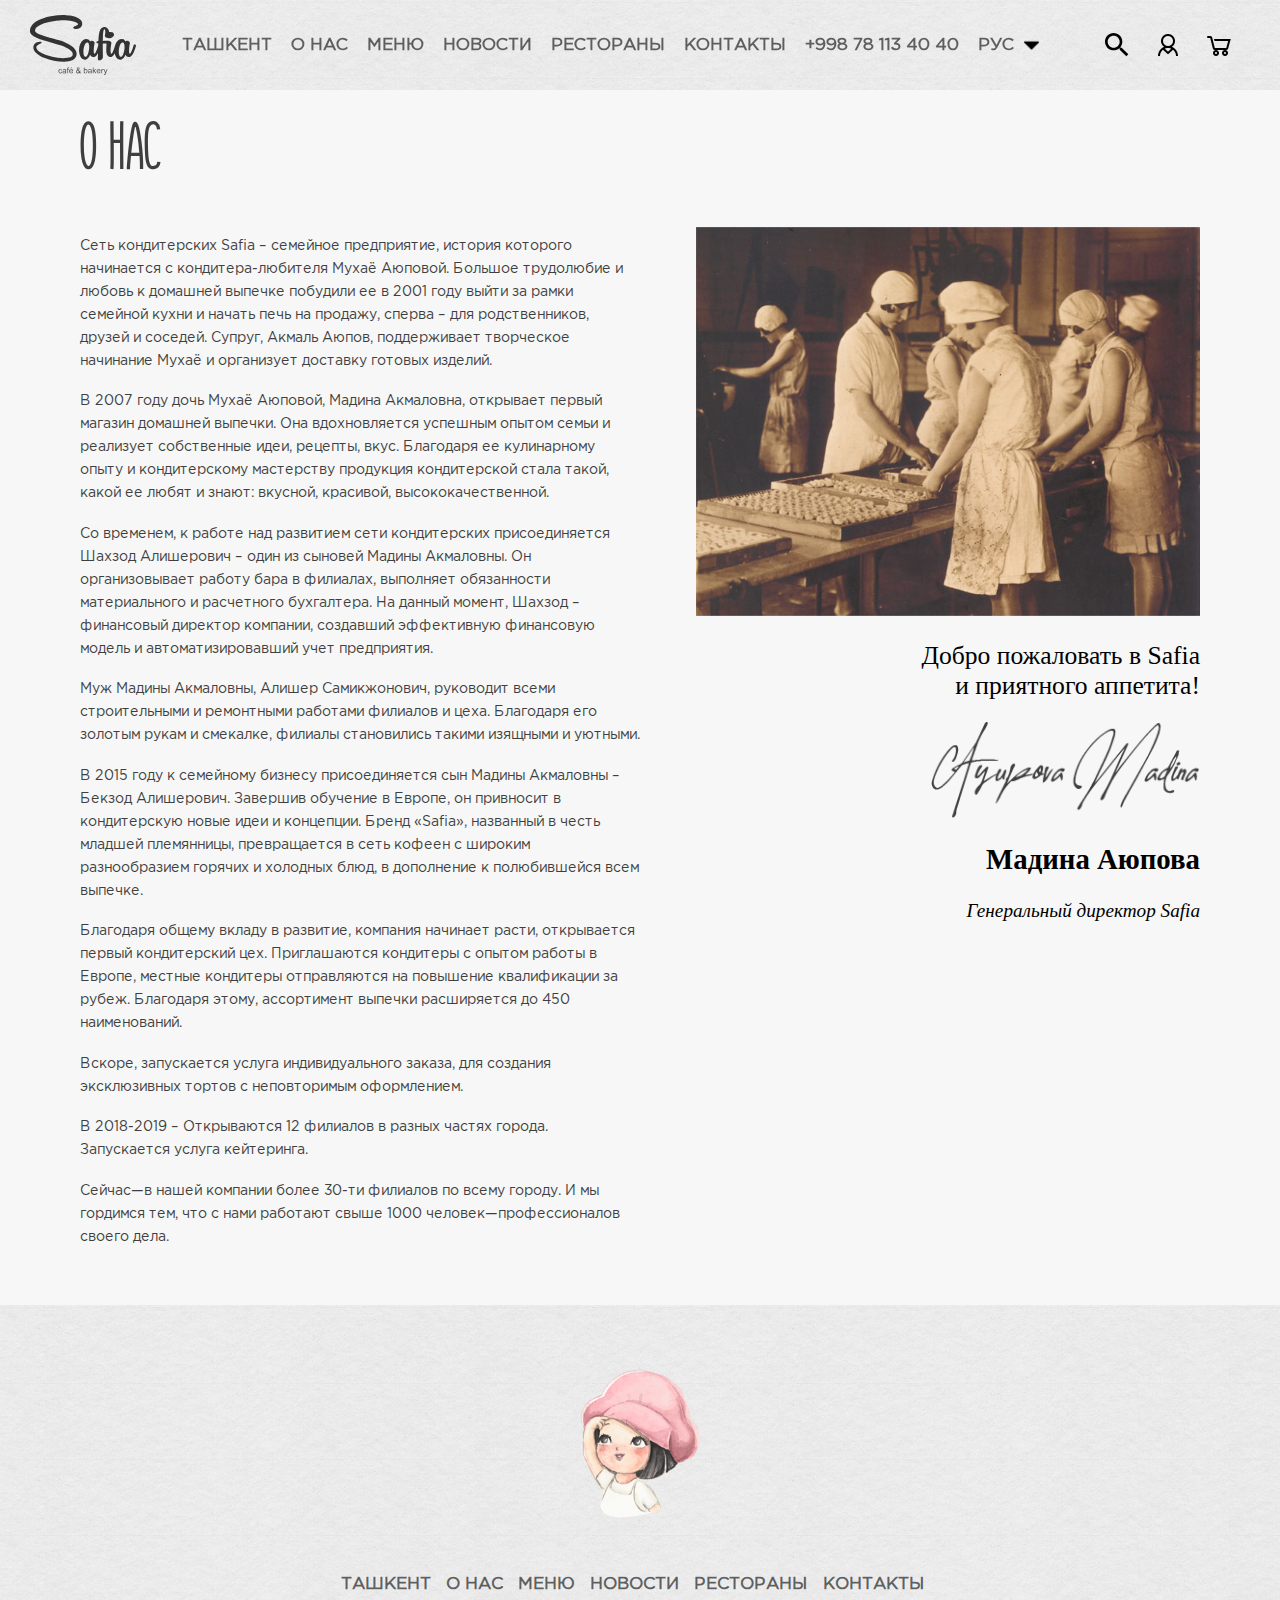
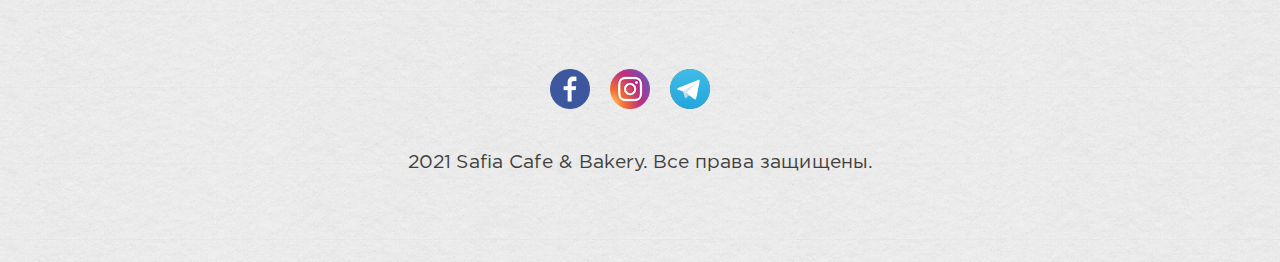
<file: about.html>
<!DOCTYPE html>
<html lang="en">
<head>
    <meta charset="UTF-8">
    <meta http-equiv="X-UA-Compatible" content="IE=edge">
    <meta name="viewport" content="width=device-width, initial-scale=1.0">
    <link rel="stylesheet" href="about-style.css">
    <title>Contact</title>
</head>
<body>
    <div class="container">
        <div id="pro" class="profile">
            <div class="korzina">
                <h1>Корзина</h1>
                <a href="#" onclick="menu_pro2()" class="kor_m">
                    x
                </a>
            </div>
            <div class="pro_card">
                <div class="pro_card_left">
             <img src="card1.jpg" alt="">
                </div>
                <div class="pro_card_right">
                    <h4>Прага new</h4>
                    <p>Тонкие шоколадные песочные коржи, прослоенные тонким</p>
                    <h4>128 000</h4>
                </div>
            </div>
         </div>
        <div id="tp" class="abs-menu">
            <ul >
                <li><a href="#">ТАШКЕНТ</a></li>
                <li><a href="#">О НАС</a></li>
                <li><a href="menu.html">МЕНЮ</a></li>
                <li><a href="news.html">НОВОСТИ</a></li>
                <li><a href="#">РЕСТОРАНЫ</a></li>
                <li><a href="contact.html">КОНТАКТЫ</a></li>
                <li><a href="#">+998 78 113 40 40</a></li>
              
                <li ><ul id="rt">
                    <li><a href="search.html"><img src="ic_search.svg" style="height: 32px;" alt=""></a></li>
                    <li><a href="#"><img src="ic_profile.png" style="height: 32px;" alt=""></a></li>
                    <li><a onclick="menu_pro()" href="#"><img src="ic_cart.png" style="height: 32px;" alt=""></a></li>
                </ul>
                </li>
                </ul>
        </div>
        <div class="navbar">
           
            <div onclick="menu()" class="toggle-m">
                <div></div>
                <div></div>
                <div></div>
            </div>

            <a href="index.html"><img src="logo.svg" alt=""></a>
            <ul id="ul1">
                <li><a href="#">ТАШКЕНТ</a></li>
                <li><a href="#">О НАС</a></li>
                <li><a href="menu.html">МЕНЮ</a></li>
                <li><a href="news.html">НОВОСТИ</a></li>
                <li><a href="#">РЕСТОРАНЫ</a></li>
                <li><a href="contact.html">КОНТАКТЫ</a></li>
                <li><a href="#">+998 78 113 40 40</a></li>
                <li onclick="menu3()">
                    <a href="#" id="select">
                    <div  id="sel">
                        РУС
                       <img src="down-filled-triangular-arrow.png" alt="">
                    
                </div>
                <div id="rtrt" class="options">
                    <div>
                    O'zbekcha
                </div>
                <div>
                    Русский
                </div>
                <div>
                    English
                </div>
            </div>
            </a>
              </li>
            </ul>
                <ul id="ul-img">
                <li><a href="search.html"><img src="ic_search.svg" style="height: 32px;" alt=""></a></li>
                <li><a href="#"><img src="ic_profile.png" style="height: 32px;" alt=""></a></li>
                <li><a onclick="menu_pro()" href="#"><img src="ic_cart.png" style="height: 32px;" alt=""></a></li>
            </ul>
            <!-- <img src="ic_search.svg" style="height: 32px;" alt="">
            <img src="ic_profile.png" style="height: 32px;" alt="">
            <img src="ic_cart.png" style="height: 32px;" alt=""> -->
            
        </div>
      
       
        
        <div class="menu-tort">
            <div class="menu-for1">
                <h1>
                    О нас
                </h1>
            </div>


        </div>
        <div class="glav">
        
        
       
        <div class="contact-block">
            <div class="contact1">
                <div class="news-text">
                    <p>
                        Сеть кондитерских Safia – семейное предприятие, история которого начинается с кондитера-любителя Мухаё Аюповой. Большое трудолюбие и любовь к домашней выпечке побудили ее в 2001 году выйти за рамки семейной кухни и начать печь на продажу, сперва – для родственников, друзей и соседей. Супруг, Акмаль Аюпов, поддерживает творческое начинание Мухаё и организует доставку готовых изделий.
                    </p>
                    <p>
                        В 2007 году дочь Мухаё Аюповой, Мадина Акмаловна, открывает первый магазин домашней выпечки. Она вдохновляется успешным опытом семьи и реализует собственные идеи, рецепты, вкус. Благодаря ее кулинарному опыту и кондитерскому мастерству продукция кондитерской стала такой, какой ее любят и знают: вкусной, красивой, высококачественной.
                    </p>
                    <p>
                        Со временем, к работе над развитием сети кондитерских присоединяется Шахзод Алишерович – один из сыновей Мадины Акмаловны. Он организовывает работу бара в филиалах, выполняет обязанности материального и расчетного бухгалтера. На данный момент, Шахзод – финансовый директор компании, создавший эффективную финансовую модель и автоматизировавший учет предприятия.
                    </p>
                    <p>
                        Муж Мадины Акмаловны, Алишер Самикжонович, руководит всеми строительными и ремонтными работами филиалов и цеха. Благодаря его золотым рукам и смекалке, филиалы становились такими изящными и уютными.
                    </p>
                    <p>
                        В 2015 году к семейному бизнесу присоединяется сын Мадины Акмаловны – Бекзод Алишерович. Завершив обучение в Европе, он привносит в кондитерскую новые идеи и концепции. Бренд «Safia», названный в честь младшей племянницы, превращается в сеть кофеен с широким разнообразием горячих и холодных блюд, в дополнение к полюбившейся всем выпечке.
                    </p>
                    <p>
                        Благодаря общему вкладу в развитие, компания начинает расти, открывается первый кондитерский цех. Приглашаются кондитеры с опытом работы в Европе, местные кондитеры отправляются на повышение квалификации за рубеж. Благодаря этому, ассортимент выпечки расширяется до 450 наименований.
                    </p>
                    <p>
                        Вскоре, запускается услуга индивидуального заказа, для создания эксклюзивных тортов с неповторимым оформлением.
                    </p>
                    <p>
                        В 2018-2019 – Открываются 12 филиалов в разных частях города. Запускается услуга кейтеринга.
                    </p>
                    <p>
                        Сейчас—в нашей компании более 30-ти филиалов по всему городу. И мы гордимся тем, что с нами работают свыше 1000 человек—профессионалов своего дела.
                    </p>
                </div>
            </div>
            <div class="contact2">
                <img src="about_img.jpg" alt="">
              <div class="about-right">  
                  <p>
                    Добро пожaловать в Safia</p> 
                    <p>
    и приятного аппетита!
                </p>
                <img id="imzo" src="sign-in.png" alt="">
                 <h4>
                    Мадина Аюпова
                 </h4>
                 <p>
                    Генеральный директор
                    Safia
                 </p>
            </div>


            </div>
           
        </div>

        

        
    </div>
   

   

 

    <div class="info5">
<div class="rr">
    <img src="girl.png" alt="">

</div>        <ul>
            <li><a href="#">ТАШКЕНТ</a></li>
            <li><a href="#">О НАС</a></li>
            <li><a href="#">МЕНЮ</a></li>
            <li><a href="#">НОВОСТИ</a></li>
            <li><a href="#">РЕСТОРАНЫ</a></li>
            <li><a href="#">КОНТАКТЫ</a></li>
            </ul>
            <div class="mess">
                <img src="ic_facebook.png" alt="">
                <img src="ic_instagram.png" alt="">
                <img src="ic_telegram.png" alt="">
            </div>
            <p>2021 Safia Cafe & Bakery. Все права защищены.</p>
    </div>
    </div>

    <script>
         r = true;

        function menu() {
            let but = document.getElementById('tp');
            let but2 = document.getElementById('bt');
            let but3 = document.getElementById('ct');
            let but4 = document.getElementById('side');

            but.classList.toggle('top1');
            but2.classList.toggle('bottom1');
            but3.classList.toggle('cente');
            but4.classList.toggle('side1');
        }
        function menu3() {
            r=!r;
            let but2 = document.getElementById('rtrt');
              
            
            if(r==false){
            but2.style.display = "block";
            }
            else{
            but2.style.display = "none";
            }

            function menu_pro() {
            let but = document.getElementById('pro');
          

            but.classList.add('profile2');
           
        }
        function menu_pro2() {
            let but = document.getElementById('pro');
          

            but.classList.remove('profile2');
           
        }
        }
    </script>
</body>
</html>
</file>
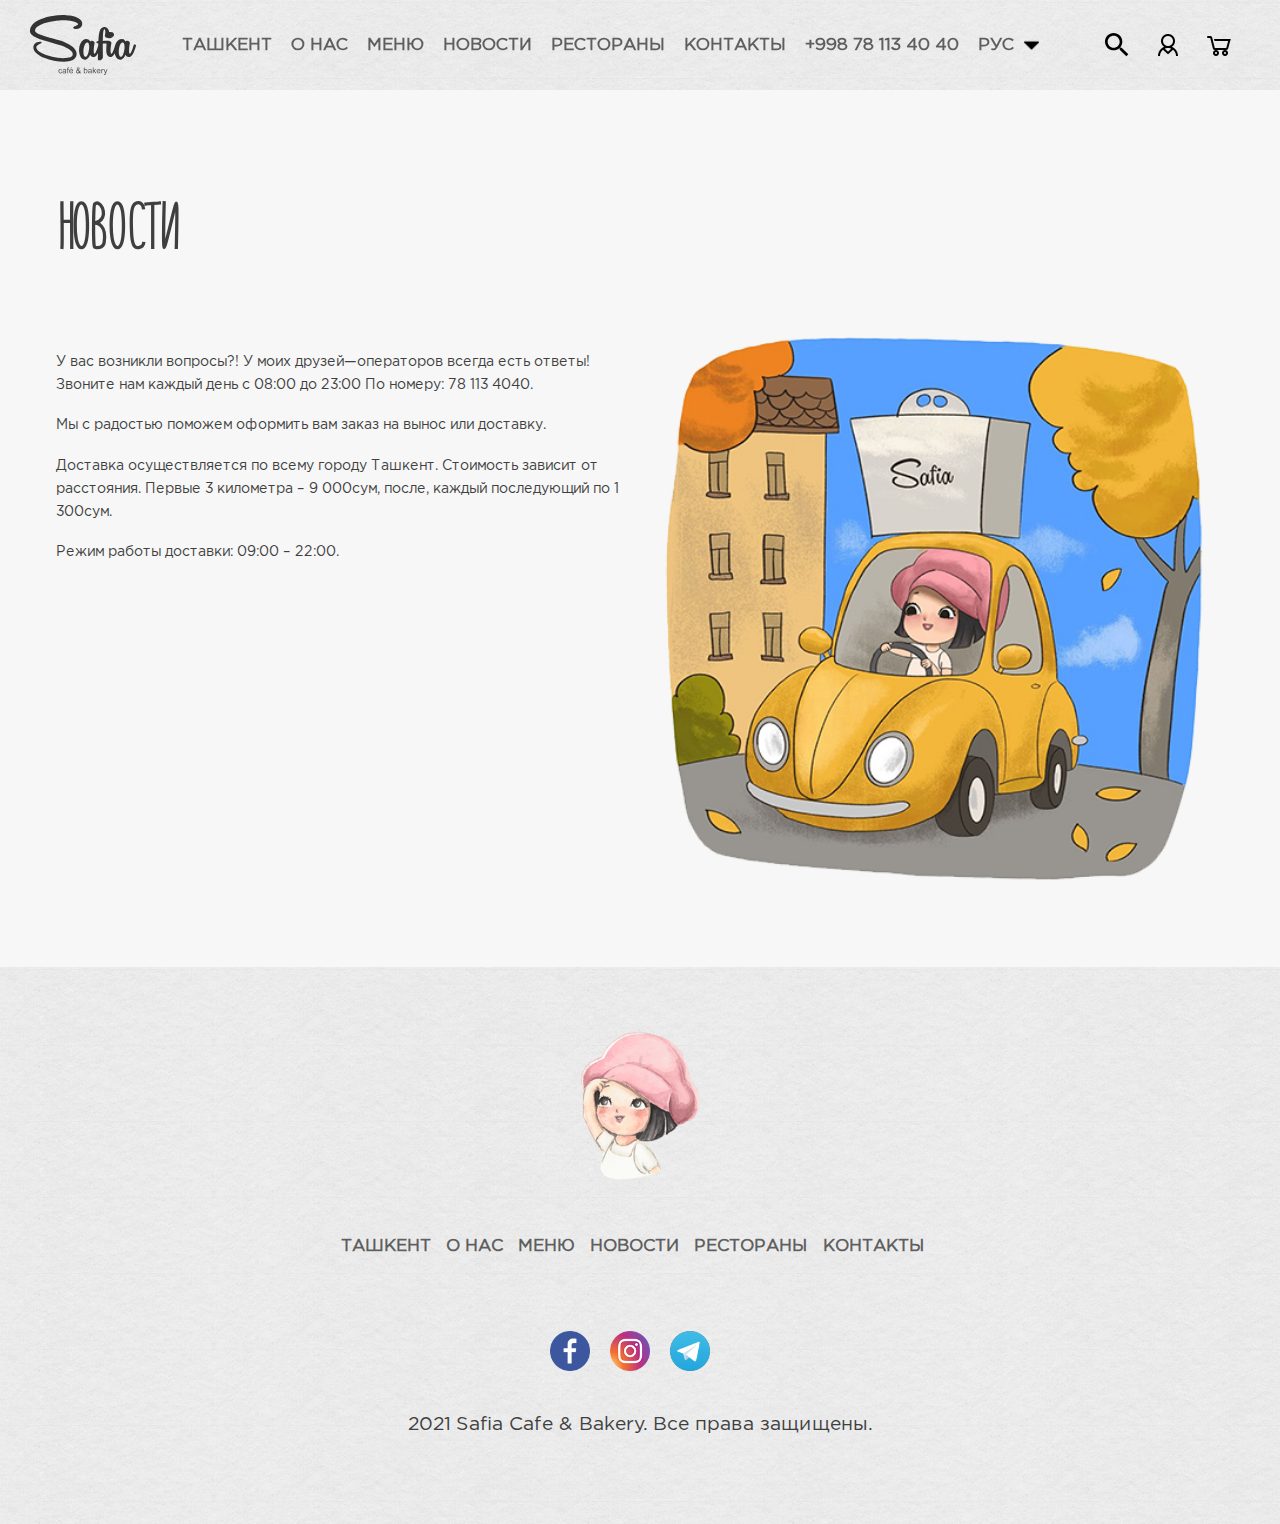
<file: contact.html>
<!DOCTYPE html>
<html lang="en">
<head>
    <meta charset="UTF-8">
    <meta http-equiv="X-UA-Compatible" content="IE=edge">
    <meta name="viewport" content="width=device-width, initial-scale=1.0">
    <link rel="stylesheet" href="contact-style.css">
    <title>Contact</title>
</head>
<body>
    <div class="container">
        <div id="tp" class="abs-menu">
            <ul >
                <li><a href="#">ТАШКЕНТ</a></li>
                <li><a href="#">О НАС</a></li>
                <li><a href="menu.html">МЕНЮ</a></li>
                <li><a href="news.html">НОВОСТИ</a></li>
                <li><a href="#">РЕСТОРАНЫ</a></li>
                <li><a href="#">КОНТАКТЫ</a></li>
                <li><a href="#">+998 78 113 40 40</a></li>
              
                <li ><ul id="rt">
                    <li><a href="search.html"><img src="ic_search.svg" style="height: 32px;" alt=""></a></li>
                    <li><a href="#"><img src="ic_profile.png" style="height: 32px;" alt=""></a></li>
                    <li><a href="#"><img src="ic_cart.png" style="height: 32px;" alt=""></a></li>
                </ul>
                </li>
                </ul>
        </div>
        <div class="navbar">
           
            <div onclick="menu()" class="toggle-m">
                <div></div>
                <div></div>
                <div></div>
            </div>

            <a href="index.html"><img src="logo.svg" alt=""></a>
            <ul id="ul1">
                <li><a href="#">ТАШКЕНТ</a></li>
                <li><a href="#">О НАС</a></li>
                <li><a href="menu.html">МЕНЮ</a></li>
                <li><a href="news.html">НОВОСТИ</a></li>
                <li><a href="#">РЕСТОРАНЫ</a></li>
                <li><a href="#">КОНТАКТЫ</a></li>
                <li><a href="#">+998 78 113 40 40</a></li>
                <li onclick="menu3()">
                    <a href="#" id="select">
                    <div  id="sel">
                        РУС
                       <img src="down-filled-triangular-arrow.png" alt="">
                    
                </div>
                <div id="rtrt" class="options">
                    <div>
                    O'zbekcha
                </div>
                <div>
                    Русский
                </div>
                <div>
                    English
                </div>
            </div>
            </a>
              </li>
            </ul>
                <ul id="ul-img">
                <li><a href="search.html"><img src="ic_search.svg" style="height: 32px;" alt=""></a></li>
                <li><a href="#"><img src="ic_profile.png" style="height: 32px;" alt=""></a></li>
                <li><a href="#"><img src="ic_cart.png" style="height: 32px;" alt=""></a></li>
            </ul>
            <!-- <img src="ic_search.svg" style="height: 32px;" alt="">
            <img src="ic_profile.png" style="height: 32px;" alt="">
            <img src="ic_cart.png" style="height: 32px;" alt=""> -->
            
        </div>
      
       
        
        <div class="menu-tort">
            <div class="menu-for1">
                <h1>
                    новости
                </h1>
            </div>


        </div>
        <div class="glav">
        
        
       
        <div class="contact-block">
            <div class="contact1">
                <div class="news-text">
                    <p>
                        У вас возникли вопросы?!
У моих друзей—операторов всегда есть ответы!
Звоните нам каждый день с 08:00 до 23:00
По номеру: 78 113 4040.
                    </p>
                    <p>
                        Мы с радостью поможем оформить вам заказ на вынос или доставку.
                    </p>
                    <p>
                        Доставка осуществляется по всему городу Ташкент. Стоимость зависит от расстояния. Первые  3 километра – 9 000сум, после, каждый последующий по 1 300сум.
                    </p>
                    <p>
                        Режим работы доставки: 09:00 – 22:00.
                    </p>
                </div>
            </div>
            <div class="contact2">
                <img src="contacts.png" alt="">
            </div>
        </div>

        

        
    </div>
   

   

 

    <div class="info5">
<div class="rr">
    <img src="girl.png" alt="">

</div>        <ul>
            <li><a href="#">ТАШКЕНТ</a></li>
            <li><a href="#">О НАС</a></li>
            <li><a href="#">МЕНЮ</a></li>
            <li><a href="#">НОВОСТИ</a></li>
            <li><a href="#">РЕСТОРАНЫ</a></li>
            <li><a href="#">КОНТАКТЫ</a></li>
            </ul>
            <div class="mess">
                <img src="ic_facebook.png" alt="">
                <img src="ic_instagram.png" alt="">
                <img src="ic_telegram.png" alt="">
            </div>
            <p>2021 Safia Cafe & Bakery. Все права защищены.</p>
    </div>
    </div>

    <script>
         r = true;

        function menu() {
            let but = document.getElementById('tp');
            let but2 = document.getElementById('bt');
            let but3 = document.getElementById('ct');
            let but4 = document.getElementById('side');

            but.classList.toggle('top1');
            but2.classList.toggle('bottom1');
            but3.classList.toggle('cente');
            but4.classList.toggle('side1');
        }
        function menu3() {
            r=!r;
            let but2 = document.getElementById('rtrt');
              
            
            if(r==false){
            but2.style.display = "block";
            }
            else{
            but2.style.display = "none";
            }

        }
    </script>
</body>
</html>
</file>
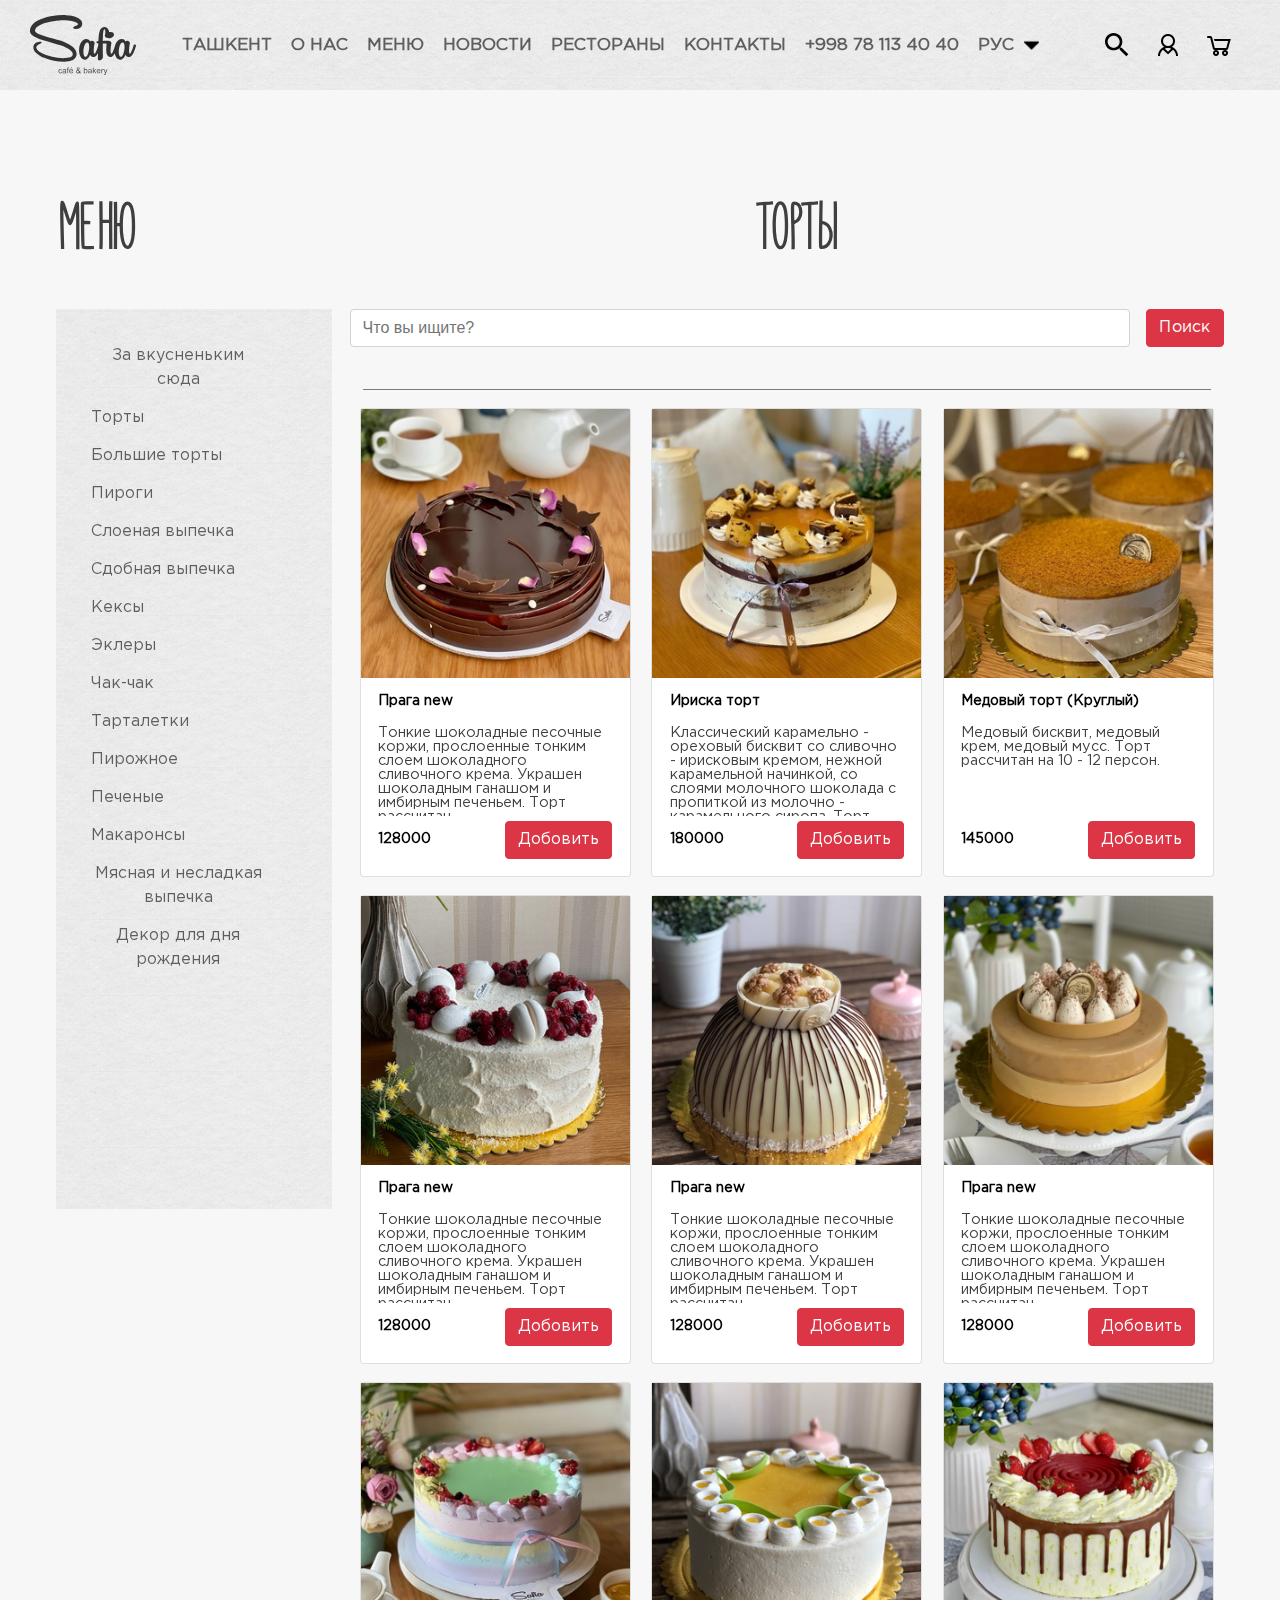
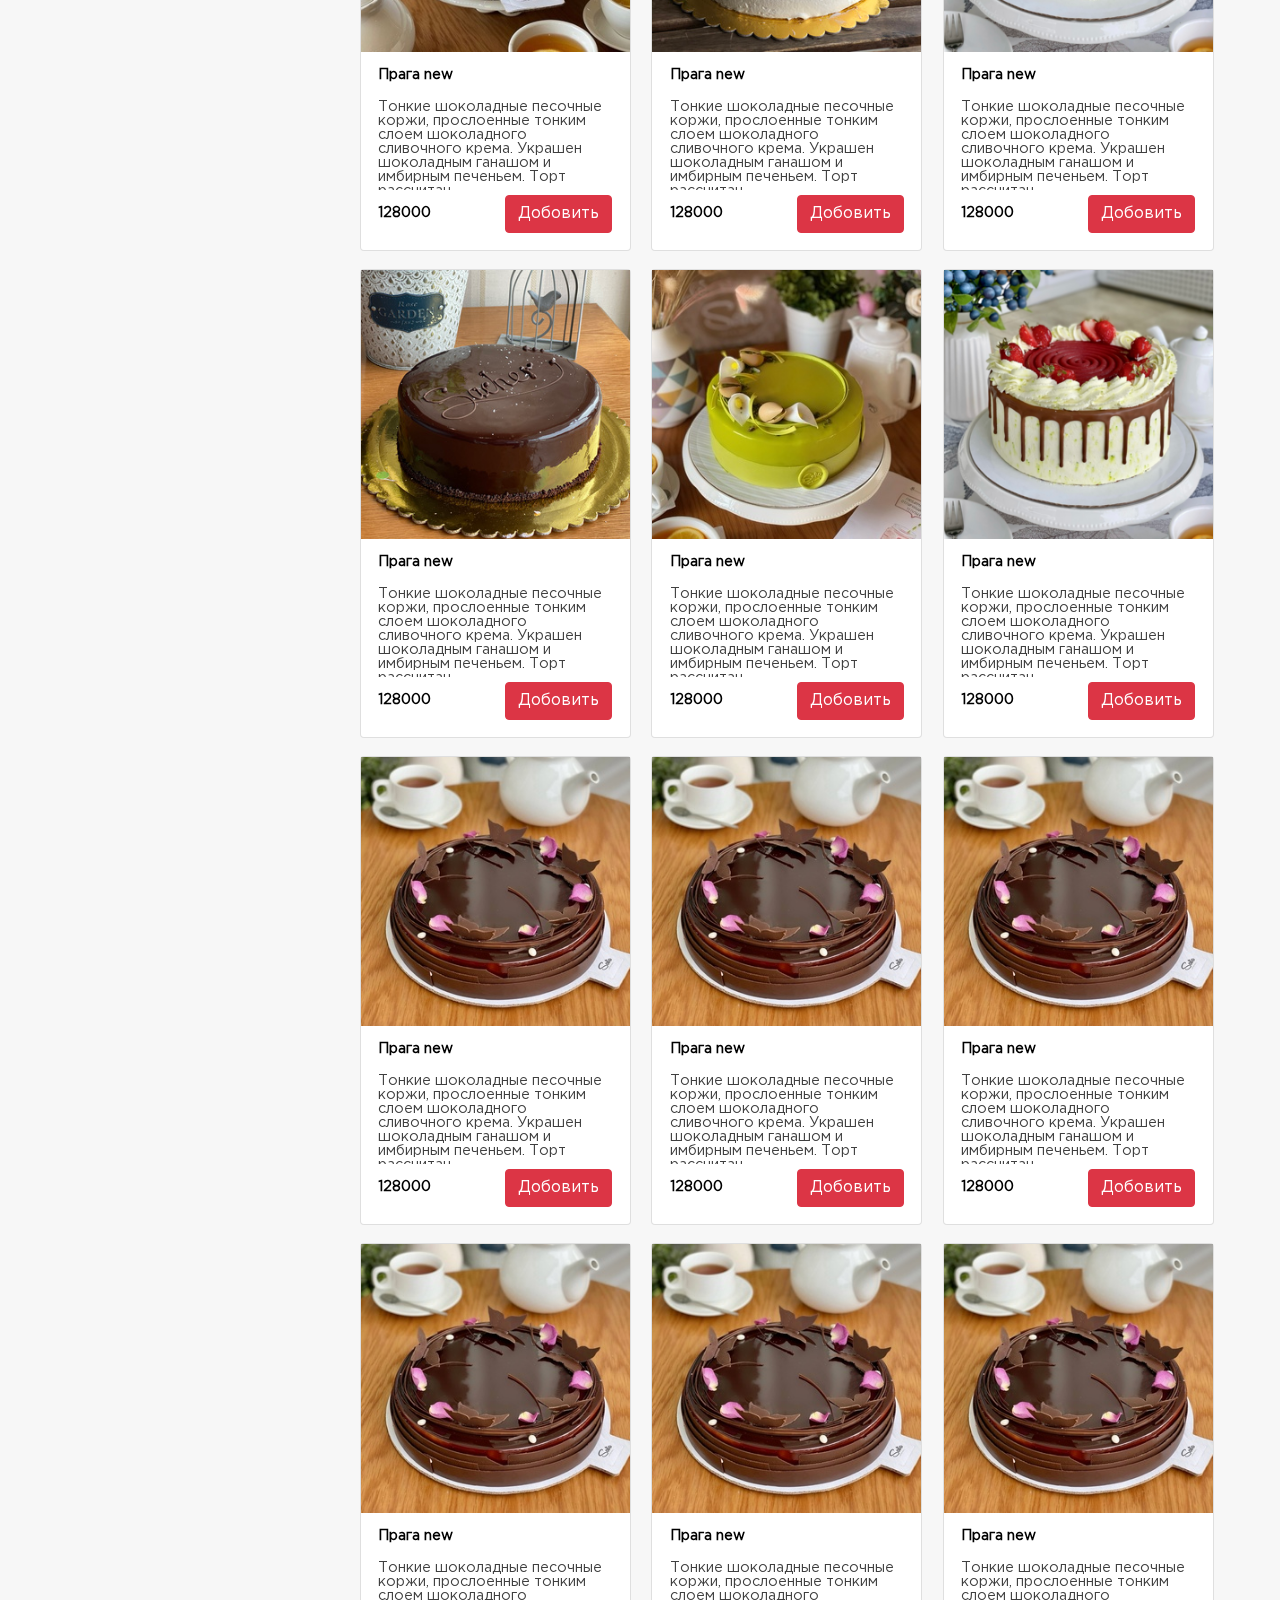
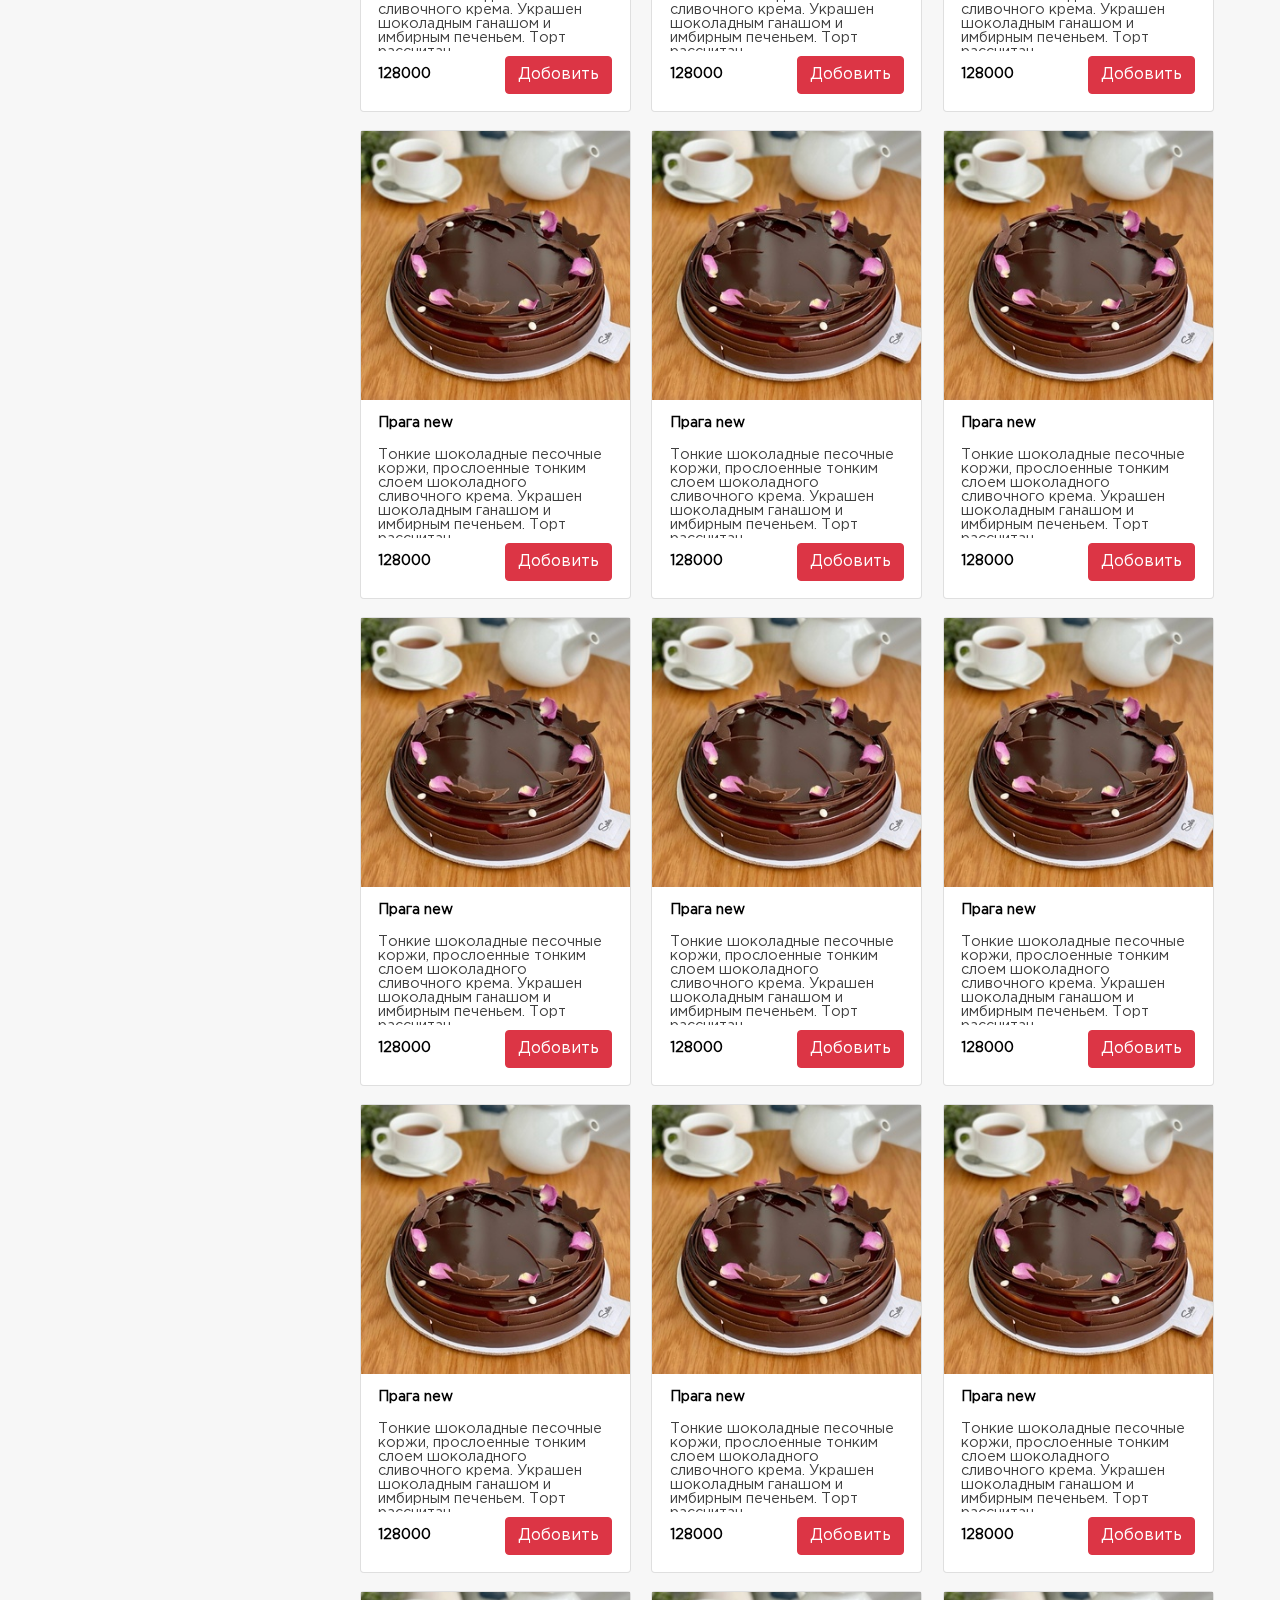
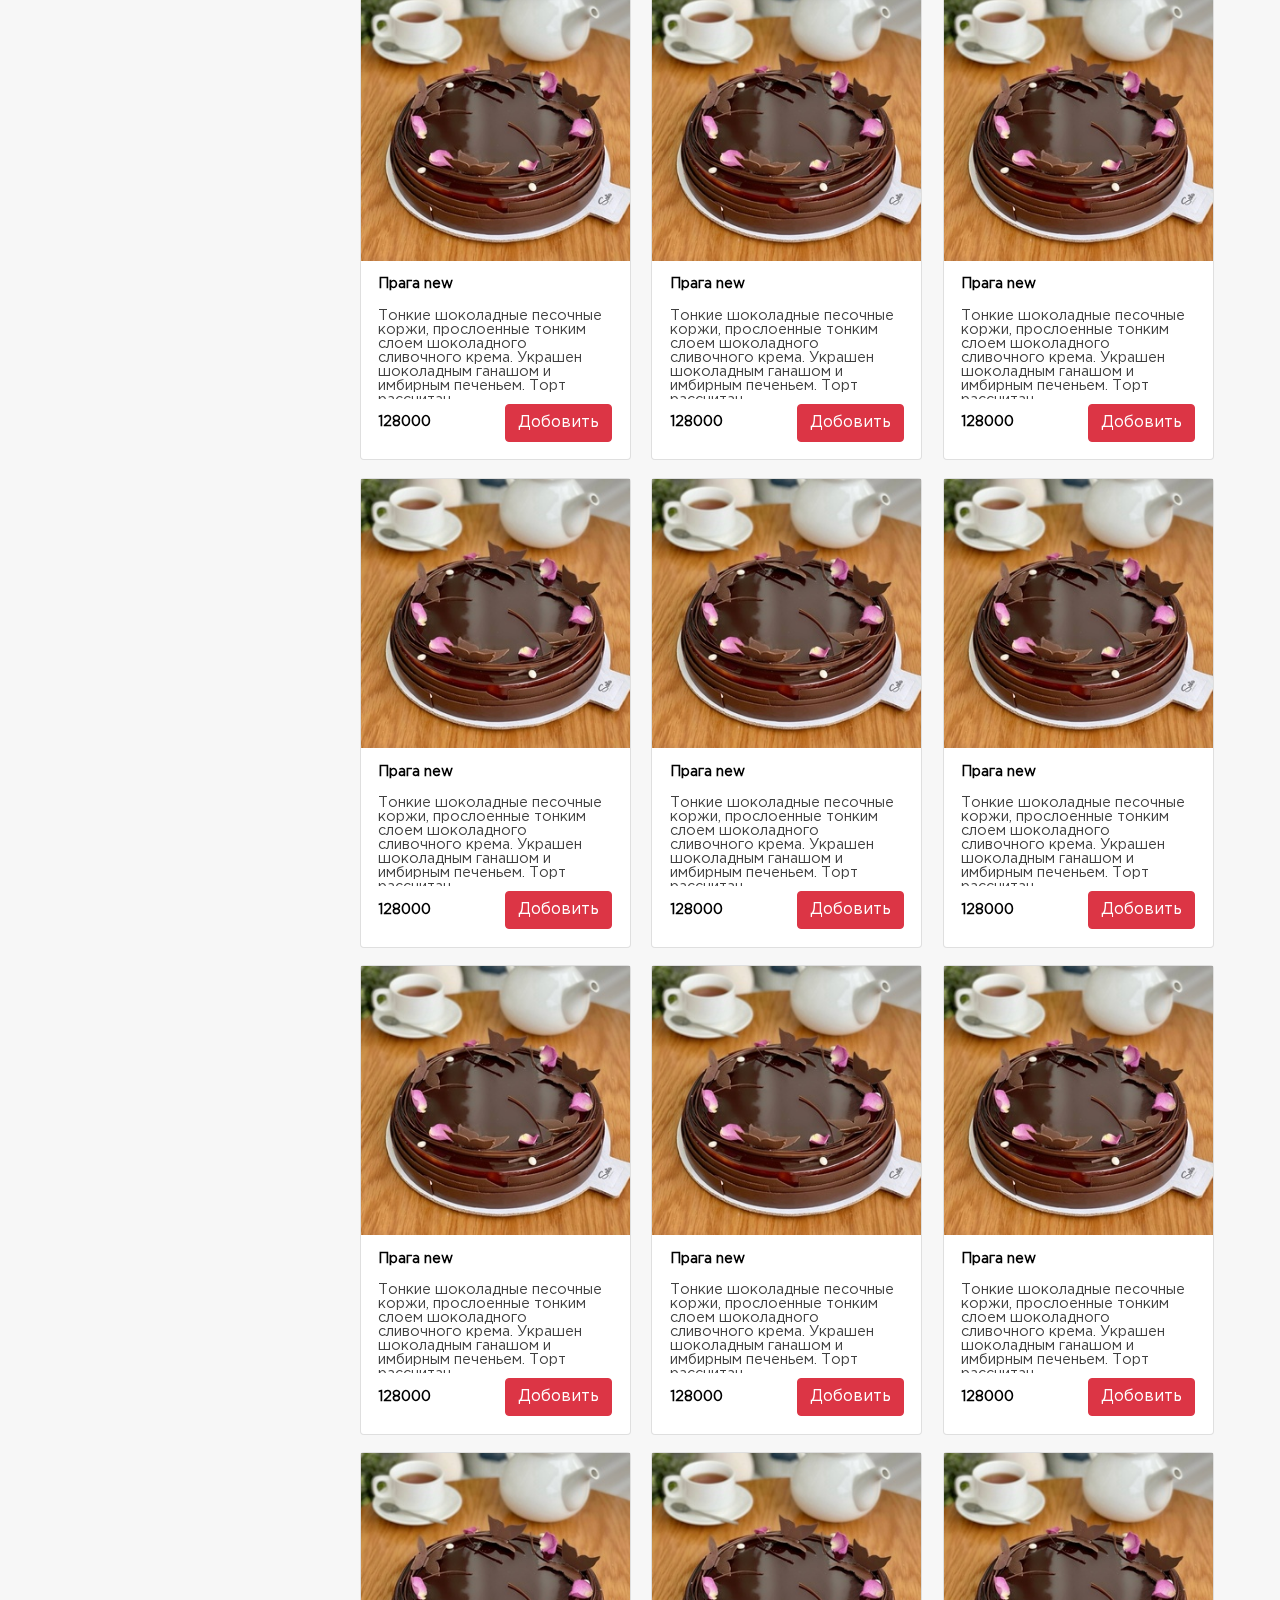
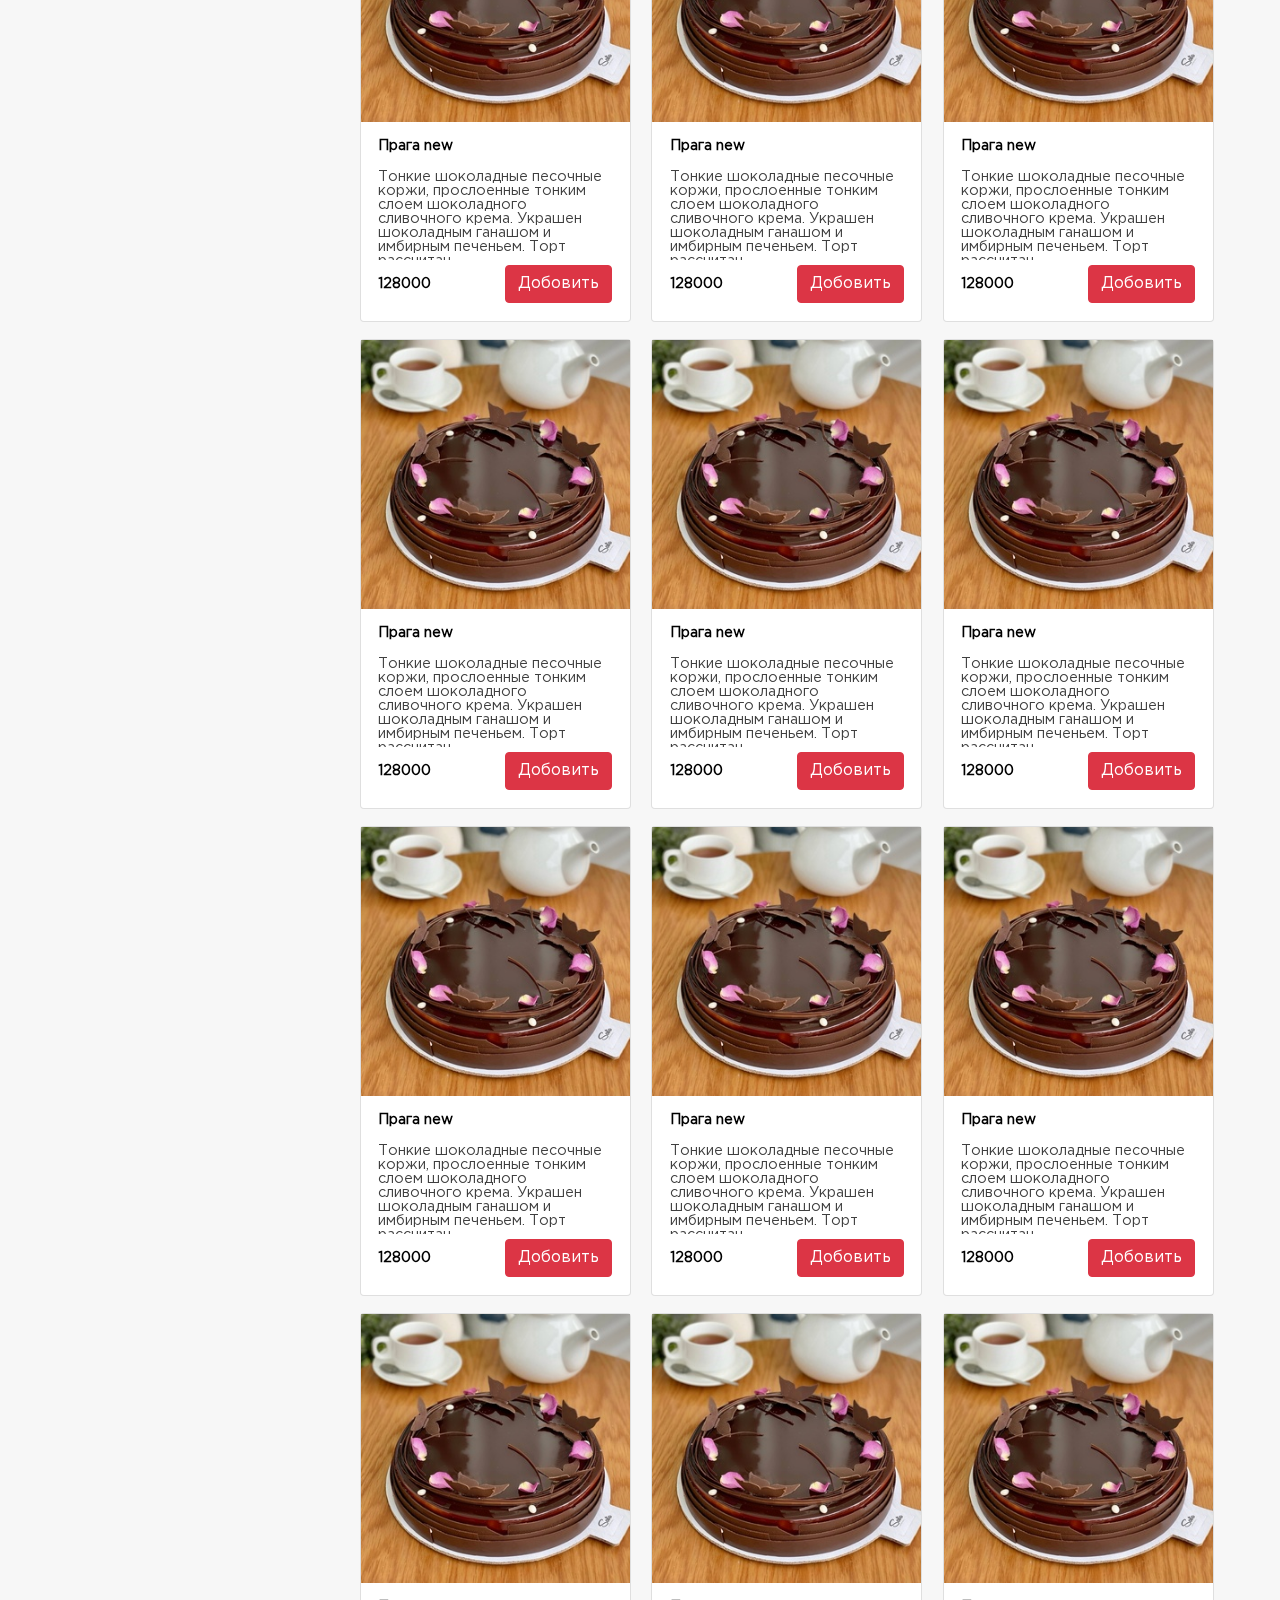
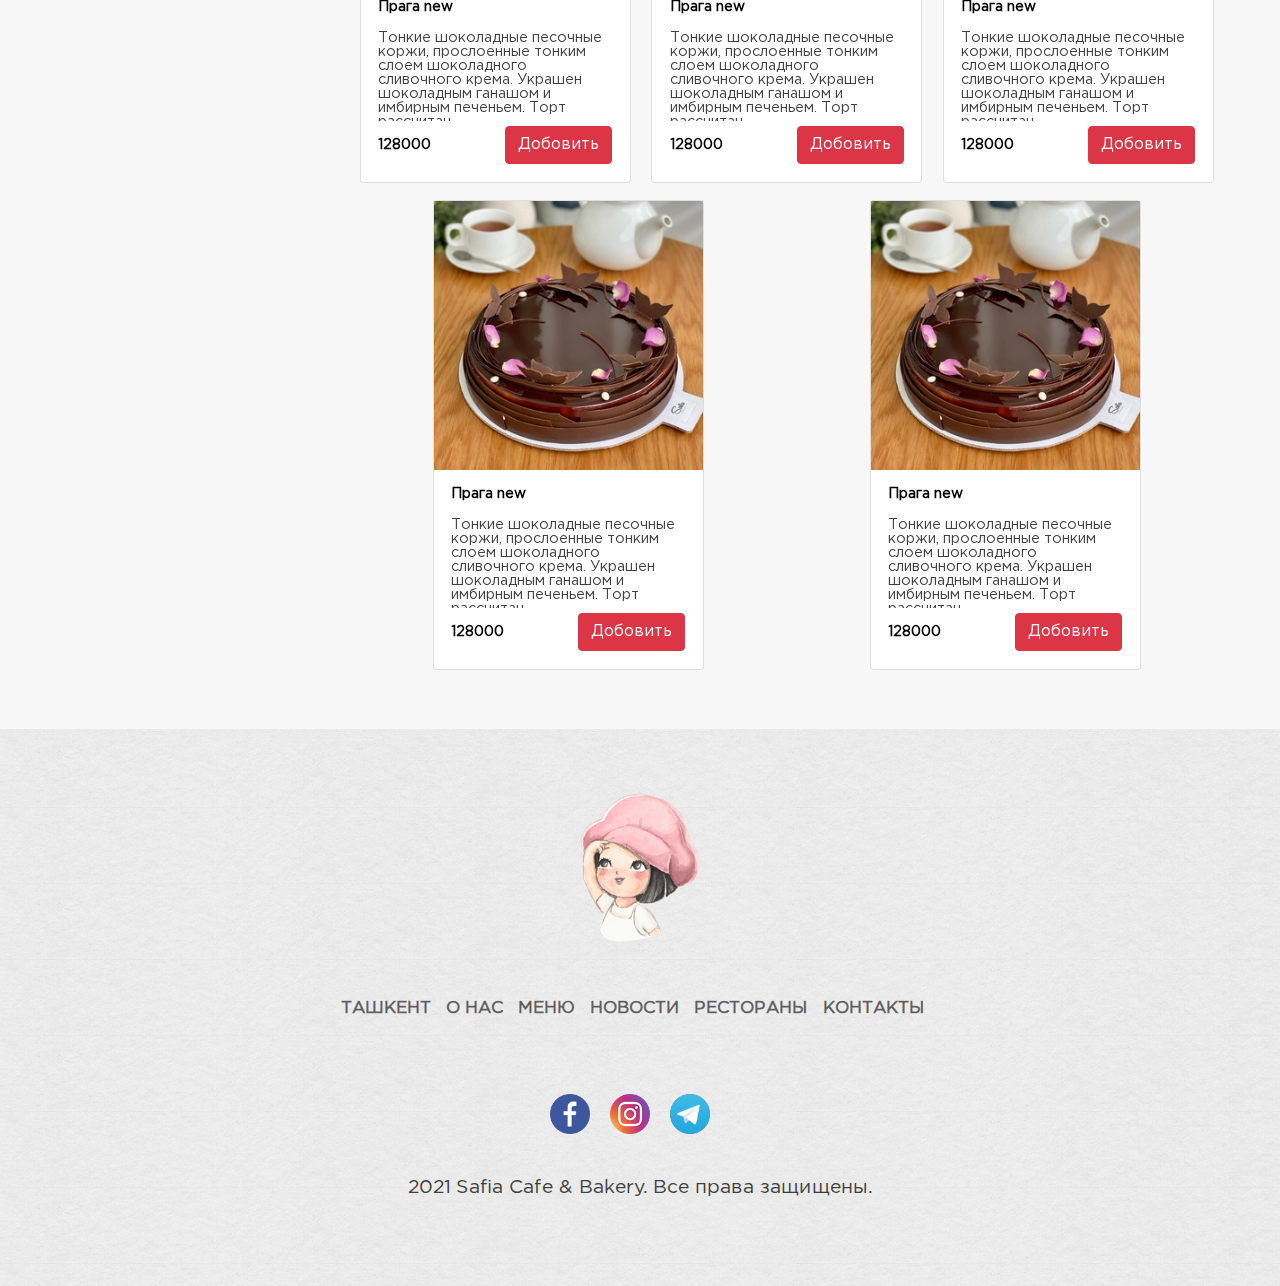
<file: menu.html>
<!DOCTYPE html>
<html lang="en">
<head>
    <meta charset="UTF-8">
    <meta http-equiv="X-UA-Compatible" content="IE=edge">
    <meta name="viewport" content="width=device-width, initial-scale=1.0">
    <link rel="stylesheet" href="menu-style.css">
    <title>Menu</title>
</head>
<body>
    <div class="container">
        <div id="pro" class="profile">
            <div class="korzina">
                <h1>Корзина</h1>
                <a href="#" onclick="menu_pro2()" class="kor_m">
                    x
                </a>
            </div>
            <div class="pro_card">
                <div class="pro_card_left">
             <img src="card1.jpg" alt="">
                </div>
                <div class="pro_card_right">
                    <h4>Прага new</h4>
                    <p>Тонкие шоколадные песочные коржи, прослоенные тонким</p>
                    <h4>128 000</h4>
                </div>
            </div>
         </div>
        <div id="tp" class="abs-menu">
            <ul >
                <li><a href="#">ТАШКЕНТ</a></li>
                <li><a href="about.html">О НАС</a></li>
                <li><a href="#">МЕНЮ</a></li>
                <li><a href="news.html">НОВОСТИ</a></li>
                <li><a href="#">РЕСТОРАНЫ</a></li>
                <li><a href="contact.html">КОНТАКТЫ</a></li>
                <li><a href="#">+998 78 113 40 40</a></li>
              
                <li ><ul id="rt">
                    <li><a href="search.html"><img src="ic_search.svg" style="height: 32px;" alt=""></a></li>
                    <li><a href="#"><img src="ic_profile.png" style="height: 32px;" alt=""></a></li>
                    <li><a  href="#"><img src="ic_cart.png" style="height: 32px;" alt=""></a></li>
                </ul>
                </li>
                </ul>
        </div>
        <div class="navbar">
           
            <div onclick="menu()" class="toggle-m">
                <div></div>
                <div></div>
                <div></div>
            </div>

            <a href="index.html"><img src="logo.svg" alt=""></a>
            <ul id="ul1">
                <li><a href="#">ТАШКЕНТ</a></li>
                <li><a href="about.html">О НАС</a></li>
                <li><a href="#">МЕНЮ</a></li>
                <li><a href="news.html">НОВОСТИ</a></li>
                <li><a href="#">РЕСТОРАНЫ</a></li>
                <li><a href="contact.html">КОНТАКТЫ</a></li>
                <li><a href="#">+998 78 113 40 40</a></li>
                <li onclick="menu3()">
                    <a href="#" id="select">
                    <div  id="sel">
                        РУС
                       <img src="down-filled-triangular-arrow.png" alt="">
                    
                </div>
                <div id="rtrt" class="options">
                    <div>
                    O'zbekcha
                </div>
                <div>
                    Русский
                </div>
                <div>
                    English
                </div>
            </div>
            </a>
              </li>
            </ul>
                <ul id="ul-img">
                <li><a href="search.html"><img src="ic_search.svg" style="height: 32px;" alt=""></a></li>
                <li><a href="#"><img src="ic_profile.png" style="height: 32px;" alt=""></a></li>
                <li><a href="#" onclick="menu_pro()"><img src="ic_cart.png" style="height: 32px;" alt=""></a></li>
            </ul>
            <!-- <img src="ic_search.svg" style="height: 32px;" alt="">
            <img src="ic_profile.png" style="height: 32px;" alt="">
            <img src="ic_cart.png" style="height: 32px;" alt=""> -->
            
        </div>
      
       
        
        <div class="menu-tort">
            <div class="menu-for1">
                <h1>
                    Меню
                </h1>
            </div>

            <div class="menu-for2">
                <h1>
                    Торты
                </h1>
            </div>
        </div>
        <div class="glav">
        
        <div class="menu_catigory">
            
            <ul>
                <li>
                    <a href="">За вкусненьким сюда</a>  
                </li>
                <li>
                    <a href="">Торты</a>  
                </li>
                <li>
                    <a href="">Большие торты</a>

                </li>
                <li>
                    <a href="">Пироги</a>

                </li>
                <li>
                    <a href="">Слоеная выпечка</a>

                </li>
                <li>
                    <a href="">Сдобная выпечка</a>

                </li>
                <li>
            <a href="">Кексы</a>

                </li>
                <li>
                    <a href="">Эклеры</a>

                </li>
                <li>
                    <a href="">Чак-чак</a>

                </li>
                <li>
            <a href="">Тарталетки</a>

                </li>
                <li>
                    <a href="">Пирожное</a>

                </li>
                <li>
            <a href="">Печеные</a>

                </li>
                <li>
            <a href="">Макаронсы</a>

                </li>
                <li>
            <a href="">Мясная и несладкая выпечка</a>

                </li>
                <li>
            <a href="">Декор для дня рождения</a>

                </li>
            </ul>          
        </div>
        <div class="menu-for3">
            <h1>
                Торты
            </h1>
        </div>
        <div class="cards">

         <div class="input">
             <input type="text" placeholder="Что вы ищите?">
               
                <a href="">Поиск</a>
            
         </div>
         <div class="hr">
             <div></div>
         </div>
            <div class="card">
                <div class="card-img">
                    <img src="card1.jpg" alt="">
                </div>
                <div class="card-text">
                    <h5>Прага new</h5>
                    <p>Тонкие шоколадные песочные коржи, прослоенные тонким слоем шоколадного сливочного крема. Украшен шоколадным ганашом и имбирным печеньем. Торт рассчитан</p>
                    <div class="card-end">
                        <h5>128000</h5>
                        <a href="">Добовить</a>
                    </div>
                </div>
            </div>
            <div class="card">
                <div class="card-img">
                    <img src="card2.jpg" alt="">
                </div>
                <div class="card-text">
                    <h5>Ириска торт</h5>
                    <p>
                        Классический карамельно - ореховый бисквит со сливочно - ирисковым кремом, нежной карамельной начинкой, со слоями молочного шоколада с пропиткой из молочно - карамельного сиропа. Торт оформлен</p>
                    <div class="card-end">
                        <h5>180000</h5>
                        <a href="">Добовить</a>
                    </div>
                </div>
            </div>
            <div class="card">
                <div class="card-img">
                    <img src="card3.jpg" alt="">
                </div>
                <div class="card-text">
                    <h5>Медовый торт (Круглый)</h5>
                    <p>
                        Медовый бисквит, медовый крем, медовый мусс. Торт рассчитан на 10 - 12 персон.</p>
                    <div class="card-end">
                        <h5>145000</h5>
                        <a href="">Добовить</a>
                    </div>
                </div>
            </div>
            <div class="card">
                <div class="card-img">
                    <img src="card4.jpg" alt="">
                </div>
                <div class="card-text">
                    <h5>Прага new</h5>
                    <p>Тонкие шоколадные песочные коржи, прослоенные тонким слоем шоколадного сливочного крема. Украшен шоколадным ганашом и имбирным печеньем. Торт рассчитан</p>
                    <div class="card-end">
                        <h5>128000</h5>
                        <a href="">Добовить</a>
                    </div>
                </div>
            </div>
            <div class="card">
                <div class="card-img">
                    <img src="card5.heic" alt="">
                </div>
                <div class="card-text">
                    <h5>Прага new</h5>
                    <p>Тонкие шоколадные песочные коржи, прослоенные тонким слоем шоколадного сливочного крема. Украшен шоколадным ганашом и имбирным печеньем. Торт рассчитан</p>
                    <div class="card-end">
                        <h5>128000</h5>
                        <a href="">Добовить</a>
                    </div>
                </div>
            </div>
            <div class="card">
                <div class="card-img">
                    <img src="card6.png" alt="">
                </div>
                <div class="card-text">
                    <h5>Прага new</h5>
                    <p>Тонкие шоколадные песочные коржи, прослоенные тонким слоем шоколадного сливочного крема. Украшен шоколадным ганашом и имбирным печеньем. Торт рассчитан</p>
                    <div class="card-end">
                        <h5>128000</h5>
                        <a href="">Добовить</a>
                    </div>
                </div>
            </div>
            <div class="card">
                <div class="card-img">
                    <img src="card7.jpg" alt="">
                </div>
                <div class="card-text">
                    <h5>Прага new</h5>
                    <p>Тонкие шоколадные песочные коржи, прослоенные тонким слоем шоколадного сливочного крема. Украшен шоколадным ганашом и имбирным печеньем. Торт рассчитан</p>
                    <div class="card-end">
                        <h5>128000</h5>
                        <a href="">Добовить</a>
                    </div>
                </div>
            </div>
            <div class="card">
                <div class="card-img">
                    <img src="card8.jpg" alt="">
                </div>
                <div class="card-text">
                    <h5>Прага new</h5>
                    <p>Тонкие шоколадные песочные коржи, прослоенные тонким слоем шоколадного сливочного крема. Украшен шоколадным ганашом и имбирным печеньем. Торт рассчитан</p>
                    <div class="card-end">
                        <h5>128000</h5>
                        <a href="">Добовить</a>
                    </div>
                </div>
            </div>
            <div class="card">
                <div class="card-img">
                    <img src="card9.png" alt="">
                </div>
                <div class="card-text">
                    <h5>Прага new</h5>
                    <p>Тонкие шоколадные песочные коржи, прослоенные тонким слоем шоколадного сливочного крема. Украшен шоколадным ганашом и имбирным печеньем. Торт рассчитан</p>
                    <div class="card-end">
                        <h5>128000</h5>
                        <a href="">Добовить</a>
                    </div>
                </div>
            </div>
            <div class="card">
                <div class="card-img">
                    <img src="card10.jpg" alt="">
                </div>
                <div class="card-text">
                    <h5>Прага new</h5>
                    <p>Тонкие шоколадные песочные коржи, прослоенные тонким слоем шоколадного сливочного крема. Украшен шоколадным ганашом и имбирным печеньем. Торт рассчитан</p>
                    <div class="card-end">
                        <h5>128000</h5>
                        <a href="">Добовить</a>
                    </div>
                </div>
            </div>
            <div class="card">
                <div class="card-img">
                    <img src="card11.jpg" alt="">
                </div>
                <div class="card-text">
                    <h5>Прага new</h5>
                    <p>Тонкие шоколадные песочные коржи, прослоенные тонким слоем шоколадного сливочного крема. Украшен шоколадным ганашом и имбирным печеньем. Торт рассчитан</p>
                    <div class="card-end">
                        <h5>128000</h5>
                        <a href="">Добовить</a>
                    </div>
                </div>
            </div>
            <div class="card">
                <div class="card-img">
                    <img src="card12.png" alt="">
                </div>
                <div class="card-text">
                    <h5>Прага new</h5>
                    <p>Тонкие шоколадные песочные коржи, прослоенные тонким слоем шоколадного сливочного крема. Украшен шоколадным ганашом и имбирным печеньем. Торт рассчитан</p>
                    <div class="card-end">
                        <h5>128000</h5>
                        <a href="">Добовить</a>
                    </div>
                </div>
            </div>
            <div class="card">
                <div class="card-img">
                    <img src="card1.jpg" alt="">
                </div>
                <div class="card-text">
                    <h5>Прага new</h5>
                    <p>Тонкие шоколадные песочные коржи, прослоенные тонким слоем шоколадного сливочного крема. Украшен шоколадным ганашом и имбирным печеньем. Торт рассчитан</p>
                    <div class="card-end">
                        <h5>128000</h5>
                        <a href="">Добовить</a>
                    </div>
                </div>
            </div>
            <div class="card">
                <div class="card-img">
                    <img src="card1.jpg" alt="">
                </div>
                <div class="card-text">
                    <h5>Прага new</h5>
                    <p>Тонкие шоколадные песочные коржи, прослоенные тонким слоем шоколадного сливочного крема. Украшен шоколадным ганашом и имбирным печеньем. Торт рассчитан</p>
                    <div class="card-end">
                        <h5>128000</h5>
                        <a href="">Добовить</a>
                    </div>
                </div>
            </div>
            <div class="card">
                <div class="card-img">
                    <img src="card1.jpg" alt="">
                </div>
                <div class="card-text">
                    <h5>Прага new</h5>
                    <p>Тонкие шоколадные песочные коржи, прослоенные тонким слоем шоколадного сливочного крема. Украшен шоколадным ганашом и имбирным печеньем. Торт рассчитан</p>
                    <div class="card-end">
                        <h5>128000</h5>
                        <a href="">Добовить</a>
                    </div>
                </div>
            </div>
            <div class="card">
                <div class="card-img">
                    <img src="card1.jpg" alt="">
                </div>
                <div class="card-text">
                    <h5>Прага new</h5>
                    <p>Тонкие шоколадные песочные коржи, прослоенные тонким слоем шоколадного сливочного крема. Украшен шоколадным ганашом и имбирным печеньем. Торт рассчитан</p>
                    <div class="card-end">
                        <h5>128000</h5>
                        <a href="">Добовить</a>
                    </div>
                </div>
            </div>
            <div class="card">
                <div class="card-img">
                    <img src="card1.jpg" alt="">
                </div>
                <div class="card-text">
                    <h5>Прага new</h5>
                    <p>Тонкие шоколадные песочные коржи, прослоенные тонким слоем шоколадного сливочного крема. Украшен шоколадным ганашом и имбирным печеньем. Торт рассчитан</p>
                    <div class="card-end">
                        <h5>128000</h5>
                        <a href="">Добовить</a>
                    </div>
                </div>
            </div>
            <div class="card">
                <div class="card-img">
                    <img src="card1.jpg" alt="">
                </div>
                <div class="card-text">
                    <h5>Прага new</h5>
                    <p>Тонкие шоколадные песочные коржи, прослоенные тонким слоем шоколадного сливочного крема. Украшен шоколадным ганашом и имбирным печеньем. Торт рассчитан</p>
                    <div class="card-end">
                        <h5>128000</h5>
                        <a href="">Добовить</a>
                    </div>
                </div>
            </div>
            <div class="card">
                <div class="card-img">
                    <img src="card1.jpg" alt="">
                </div>
                <div class="card-text">
                    <h5>Прага new</h5>
                    <p>Тонкие шоколадные песочные коржи, прослоенные тонким слоем шоколадного сливочного крема. Украшен шоколадным ганашом и имбирным печеньем. Торт рассчитан</p>
                    <div class="card-end">
                        <h5>128000</h5>
                        <a href="">Добовить</a>
                    </div>
                </div>
            </div>
            <div class="card">
                <div class="card-img">
                    <img src="card1.jpg" alt="">
                </div>
                <div class="card-text">
                    <h5>Прага new</h5>
                    <p>Тонкие шоколадные песочные коржи, прослоенные тонким слоем шоколадного сливочного крема. Украшен шоколадным ганашом и имбирным печеньем. Торт рассчитан</p>
                    <div class="card-end">
                        <h5>128000</h5>
                        <a href="">Добовить</a>
                    </div>
                </div>
            </div>
            <div class="card">
                <div class="card-img">
                    <img src="card1.jpg" alt="">
                </div>
                <div class="card-text">
                    <h5>Прага new</h5>
                    <p>Тонкие шоколадные песочные коржи, прослоенные тонким слоем шоколадного сливочного крема. Украшен шоколадным ганашом и имбирным печеньем. Торт рассчитан</p>
                    <div class="card-end">
                        <h5>128000</h5>
                        <a href="">Добовить</a>
                    </div>
                </div>
            </div>
            <div class="card">
                <div class="card-img">
                    <img src="card1.jpg" alt="">
                </div>
                <div class="card-text">
                    <h5>Прага new</h5>
                    <p>Тонкие шоколадные песочные коржи, прослоенные тонким слоем шоколадного сливочного крема. Украшен шоколадным ганашом и имбирным печеньем. Торт рассчитан</p>
                    <div class="card-end">
                        <h5>128000</h5>
                        <a href="">Добовить</a>
                    </div>
                </div>
            </div>
            <div class="card">
                <div class="card-img">
                    <img src="card1.jpg" alt="">
                </div>
                <div class="card-text">
                    <h5>Прага new</h5>
                    <p>Тонкие шоколадные песочные коржи, прослоенные тонким слоем шоколадного сливочного крема. Украшен шоколадным ганашом и имбирным печеньем. Торт рассчитан</p>
                    <div class="card-end">
                        <h5>128000</h5>
                        <a href="">Добовить</a>
                    </div>
                </div>
            </div>
            <div class="card">
                <div class="card-img">
                    <img src="card1.jpg" alt="">
                </div>
                <div class="card-text">
                    <h5>Прага new</h5>
                    <p>Тонкие шоколадные песочные коржи, прослоенные тонким слоем шоколадного сливочного крема. Украшен шоколадным ганашом и имбирным печеньем. Торт рассчитан</p>
                    <div class="card-end">
                        <h5>128000</h5>
                        <a href="">Добовить</a>
                    </div>
                </div>
            </div>
            <div class="card">
                <div class="card-img">
                    <img src="card1.jpg" alt="">
                </div>
                <div class="card-text">
                    <h5>Прага new</h5>
                    <p>Тонкие шоколадные песочные коржи, прослоенные тонким слоем шоколадного сливочного крема. Украшен шоколадным ганашом и имбирным печеньем. Торт рассчитан</p>
                    <div class="card-end">
                        <h5>128000</h5>
                        <a href="">Добовить</a>
                    </div>
                </div>
            </div>
            <div class="card">
                <div class="card-img">
                    <img src="card1.jpg" alt="">
                </div>
                <div class="card-text">
                    <h5>Прага new</h5>
                    <p>Тонкие шоколадные песочные коржи, прослоенные тонким слоем шоколадного сливочного крема. Украшен шоколадным ганашом и имбирным печеньем. Торт рассчитан</p>
                    <div class="card-end">
                        <h5>128000</h5>
                        <a href="">Добовить</a>
                    </div>
                </div>
            </div>
            <div class="card">
                <div class="card-img">
                    <img src="card1.jpg" alt="">
                </div>
                <div class="card-text">
                    <h5>Прага new</h5>
                    <p>Тонкие шоколадные песочные коржи, прослоенные тонким слоем шоколадного сливочного крема. Украшен шоколадным ганашом и имбирным печеньем. Торт рассчитан</p>
                    <div class="card-end">
                        <h5>128000</h5>
                        <a href="">Добовить</a>
                    </div>
                </div>
            </div>
            <div class="card">
                <div class="card-img">
                    <img src="card1.jpg" alt="">
                </div>
                <div class="card-text">
                    <h5>Прага new</h5>
                    <p>Тонкие шоколадные песочные коржи, прослоенные тонким слоем шоколадного сливочного крема. Украшен шоколадным ганашом и имбирным печеньем. Торт рассчитан</p>
                    <div class="card-end">
                        <h5>128000</h5>
                        <a href="">Добовить</a>
                    </div>
                </div>
            </div>
            <div class="card">
                <div class="card-img">
                    <img src="card1.jpg" alt="">
                </div>
                <div class="card-text">
                    <h5>Прага new</h5>
                    <p>Тонкие шоколадные песочные коржи, прослоенные тонким слоем шоколадного сливочного крема. Украшен шоколадным ганашом и имбирным печеньем. Торт рассчитан</p>
                    <div class="card-end">
                        <h5>128000</h5>
                        <a href="">Добовить</a>
                    </div>
                </div>
            </div>
            <div class="card">
                <div class="card-img">
                    <img src="card1.jpg" alt="">
                </div>
                <div class="card-text">
                    <h5>Прага new</h5>
                    <p>Тонкие шоколадные песочные коржи, прослоенные тонким слоем шоколадного сливочного крема. Украшен шоколадным ганашом и имбирным печеньем. Торт рассчитан</p>
                    <div class="card-end">
                        <h5>128000</h5>
                        <a href="">Добовить</a>
                    </div>
                </div>
            </div>
            <div class="card">
                <div class="card-img">
                    <img src="card1.jpg" alt="">
                </div>
                <div class="card-text">
                    <h5>Прага new</h5>
                    <p>Тонкие шоколадные песочные коржи, прослоенные тонким слоем шоколадного сливочного крема. Украшен шоколадным ганашом и имбирным печеньем. Торт рассчитан</p>
                    <div class="card-end">
                        <h5>128000</h5>
                        <a href="">Добовить</a>
                    </div>
                </div>
            </div>
            <div class="card">
                <div class="card-img">
                    <img src="card1.jpg" alt="">
                </div>
                <div class="card-text">
                    <h5>Прага new</h5>
                    <p>Тонкие шоколадные песочные коржи, прослоенные тонким слоем шоколадного сливочного крема. Украшен шоколадным ганашом и имбирным печеньем. Торт рассчитан</p>
                    <div class="card-end">
                        <h5>128000</h5>
                        <a href="">Добовить</a>
                    </div>
                </div>
            </div>
            <div class="card">
                <div class="card-img">
                    <img src="card1.jpg" alt="">
                </div>
                <div class="card-text">
                    <h5>Прага new</h5>
                    <p>Тонкие шоколадные песочные коржи, прослоенные тонким слоем шоколадного сливочного крема. Украшен шоколадным ганашом и имбирным печеньем. Торт рассчитан</p>
                    <div class="card-end">
                        <h5>128000</h5>
                        <a href="">Добовить</a>
                    </div>
                </div>
            </div>
            <div class="card">
                <div class="card-img">
                    <img src="card1.jpg" alt="">
                </div>
                <div class="card-text">
                    <h5>Прага new</h5>
                    <p>Тонкие шоколадные песочные коржи, прослоенные тонким слоем шоколадного сливочного крема. Украшен шоколадным ганашом и имбирным печеньем. Торт рассчитан</p>
                    <div class="card-end">
                        <h5>128000</h5>
                        <a href="">Добовить</a>
                    </div>
                </div>
            </div>
            <div class="card">
                <div class="card-img">
                    <img src="card1.jpg" alt="">
                </div>
                <div class="card-text">
                    <h5>Прага new</h5>
                    <p>Тонкие шоколадные песочные коржи, прослоенные тонким слоем шоколадного сливочного крема. Украшен шоколадным ганашом и имбирным печеньем. Торт рассчитан</p>
                    <div class="card-end">
                        <h5>128000</h5>
                        <a href="">Добовить</a>
                    </div>
                </div>
            </div>
            <div class="card">
                <div class="card-img">
                    <img src="card1.jpg" alt="">
                </div>
                <div class="card-text">
                    <h5>Прага new</h5>
                    <p>Тонкие шоколадные песочные коржи, прослоенные тонким слоем шоколадного сливочного крема. Украшен шоколадным ганашом и имбирным печеньем. Торт рассчитан</p>
                    <div class="card-end">
                        <h5>128000</h5>
                        <a href="">Добовить</a>
                    </div>
                </div>
            </div>
            <div class="card">
                <div class="card-img">
                    <img src="card1.jpg" alt="">
                </div>
                <div class="card-text">
                    <h5>Прага new</h5>
                    <p>Тонкие шоколадные песочные коржи, прослоенные тонким слоем шоколадного сливочного крема. Украшен шоколадным ганашом и имбирным печеньем. Торт рассчитан</p>
                    <div class="card-end">
                        <h5>128000</h5>
                        <a href="">Добовить</a>
                    </div>
                </div>
            </div>
            <div class="card">
                <div class="card-img">
                    <img src="card1.jpg" alt="">
                </div>
                <div class="card-text">
                    <h5>Прага new</h5>
                    <p>Тонкие шоколадные песочные коржи, прослоенные тонким слоем шоколадного сливочного крема. Украшен шоколадным ганашом и имбирным печеньем. Торт рассчитан</p>
                    <div class="card-end">
                        <h5>128000</h5>
                        <a href="">Добовить</a>
                    </div>
                </div>
            </div>
            <div class="card">
                <div class="card-img">
                    <img src="card1.jpg" alt="">
                </div>
                <div class="card-text">
                    <h5>Прага new</h5>
                    <p>Тонкие шоколадные песочные коржи, прослоенные тонким слоем шоколадного сливочного крема. Украшен шоколадным ганашом и имбирным печеньем. Торт рассчитан</p>
                    <div class="card-end">
                        <h5>128000</h5>
                        <a href="">Добовить</a>
                    </div>
                </div>
            </div>
            <div class="card">
                <div class="card-img">
                    <img src="card1.jpg" alt="">
                </div>
                <div class="card-text">
                    <h5>Прага new</h5>
                    <p>Тонкие шоколадные песочные коржи, прослоенные тонким слоем шоколадного сливочного крема. Украшен шоколадным ганашом и имбирным печеньем. Торт рассчитан</p>
                    <div class="card-end">
                        <h5>128000</h5>
                        <a href="">Добовить</a>
                    </div>
                </div>
            </div>
            <div class="card">
                <div class="card-img">
                    <img src="card1.jpg" alt="">
                </div>
                <div class="card-text">
                    <h5>Прага new</h5>
                    <p>Тонкие шоколадные песочные коржи, прослоенные тонким слоем шоколадного сливочного крема. Украшен шоколадным ганашом и имбирным печеньем. Торт рассчитан</p>
                    <div class="card-end">
                        <h5>128000</h5>
                        <a href="">Добовить</a>
                    </div>
                </div>
            </div>
            <div class="card">
                <div class="card-img">
                    <img src="card1.jpg" alt="">
                </div>
                <div class="card-text">
                    <h5>Прага new</h5>
                    <p>Тонкие шоколадные песочные коржи, прослоенные тонким слоем шоколадного сливочного крема. Украшен шоколадным ганашом и имбирным печеньем. Торт рассчитан</p>
                    <div class="card-end">
                        <h5>128000</h5>
                        <a href="">Добовить</a>
                    </div>
                </div>
            </div>
            <div class="card">
                <div class="card-img">
                    <img src="card1.jpg" alt="">
                </div>
                <div class="card-text">
                    <h5>Прага new</h5>
                    <p>Тонкие шоколадные песочные коржи, прослоенные тонким слоем шоколадного сливочного крема. Украшен шоколадным ганашом и имбирным печеньем. Торт рассчитан</p>
                    <div class="card-end">
                        <h5>128000</h5>
                        <a href="">Добовить</a>
                    </div>
                </div>
            </div>
            <div class="card">
                <div class="card-img">
                    <img src="card1.jpg" alt="">
                </div>
                <div class="card-text">
                    <h5>Прага new</h5>
                    <p>Тонкие шоколадные песочные коржи, прослоенные тонким слоем шоколадного сливочного крема. Украшен шоколадным ганашом и имбирным печеньем. Торт рассчитан</p>
                    <div class="card-end">
                        <h5>128000</h5>
                        <a href="">Добовить</a>
                    </div>
                </div>
            </div>
            <div class="card">
                <div class="card-img">
                    <img src="card1.jpg" alt="">
                </div>
                <div class="card-text">
                    <h5>Прага new</h5>
                    <p>Тонкие шоколадные песочные коржи, прослоенные тонким слоем шоколадного сливочного крема. Украшен шоколадным ганашом и имбирным печеньем. Торт рассчитан</p>
                    <div class="card-end">
                        <h5>128000</h5>
                        <a href="">Добовить</a>
                    </div>
                </div>
            </div>
            <div class="card">
                <div class="card-img">
                    <img src="card1.jpg" alt="">
                </div>
                <div class="card-text">
                    <h5>Прага new</h5>
                    <p>Тонкие шоколадные песочные коржи, прослоенные тонким слоем шоколадного сливочного крема. Украшен шоколадным ганашом и имбирным печеньем. Торт рассчитан</p>
                    <div class="card-end">
                        <h5>128000</h5>
                        <a href="">Добовить</a>
                    </div>
                </div>
            </div>
            <div class="card">
                <div class="card-img">
                    <img src="card1.jpg" alt="">
                </div>
                <div class="card-text">
                    <h5>Прага new</h5>
                    <p>Тонкие шоколадные песочные коржи, прослоенные тонким слоем шоколадного сливочного крема. Украшен шоколадным ганашом и имбирным печеньем. Торт рассчитан</p>
                    <div class="card-end">
                        <h5>128000</h5>
                        <a href="">Добовить</a>
                    </div>
                </div>
            </div>
            <div class="card">
                <div class="card-img">
                    <img src="card1.jpg" alt="">
                </div>
                <div class="card-text">
                    <h5>Прага new</h5>
                    <p>Тонкие шоколадные песочные коржи, прослоенные тонким слоем шоколадного сливочного крема. Украшен шоколадным ганашом и имбирным печеньем. Торт рассчитан</p>
                    <div class="card-end">
                        <h5>128000</h5>
                        <a href="">Добовить</a>
                    </div>
                </div>
            </div>
            <div class="card">
                <div class="card-img">
                    <img src="card1.jpg" alt="">
                </div>
                <div class="card-text">
                    <h5>Прага new</h5>
                    <p>Тонкие шоколадные песочные коржи, прослоенные тонким слоем шоколадного сливочного крема. Украшен шоколадным ганашом и имбирным печеньем. Торт рассчитан</p>
                    <div class="card-end">
                        <h5>128000</h5>
                        <a href="">Добовить</a>
                    </div>
                </div>
            </div>
            <div class="card">
                <div class="card-img">
                    <img src="card1.jpg" alt="">
                </div>
                <div class="card-text">
                    <h5>Прага new</h5>
                    <p>Тонкие шоколадные песочные коржи, прослоенные тонким слоем шоколадного сливочного крема. Украшен шоколадным ганашом и имбирным печеньем. Торт рассчитан</p>
                    <div class="card-end">
                        <h5>128000</h5>
                        <a href="">Добовить</a>
                    </div>
                </div>
            </div>
         
            
            



        </div>

        
    </div>
   

   

 

    <div class="info5">
<div class="rr">
    <img src="girl.png" alt="">

</div>        <ul>
            <li><a href="#">ТАШКЕНТ</a></li>
            <li><a href="#">О НАС</a></li>
            <li><a href="#">МЕНЮ</a></li>
            <li><a href="#">НОВОСТИ</a></li>
            <li><a href="#">РЕСТОРАНЫ</a></li>
            <li><a href="#">КОНТАКТЫ</a></li>
            </ul>
            <div class="mess">
                <img src="ic_facebook.png" alt="">
                <img src="ic_instagram.png" alt="">
                <img src="ic_telegram.png" alt="">
            </div>
            <p>2021 Safia Cafe & Bakery. Все права защищены.</p>
    </div>
    </div>

    <script>
         r = true;

        function menu() {
            let but = document.getElementById('tp');
            let but2 = document.getElementById('bt');
            let but3 = document.getElementById('ct');
            let but4 = document.getElementById('side');

            but.classList.toggle('top1');
            but2.classList.toggle('bottom1');
            but3.classList.toggle('cente');
            but4.classList.toggle('side1');
        }
        function menu3() {
            r=!r;
            let but2 = document.getElementById('rtrt');
              
            
            if(r==false){
            but2.style.display = "block";
            }
            else{
            but2.style.display = "none";
            }

        }
        function menu_pro() {
            let but = document.getElementById('pro');
          

            but.classList.add('profile2');
           
        }
        function menu_pro2() {
            let but = document.getElementById('pro');
          

            but.classList.remove('profile2');
           
        }
    </script>
</body>
</html>
</file>
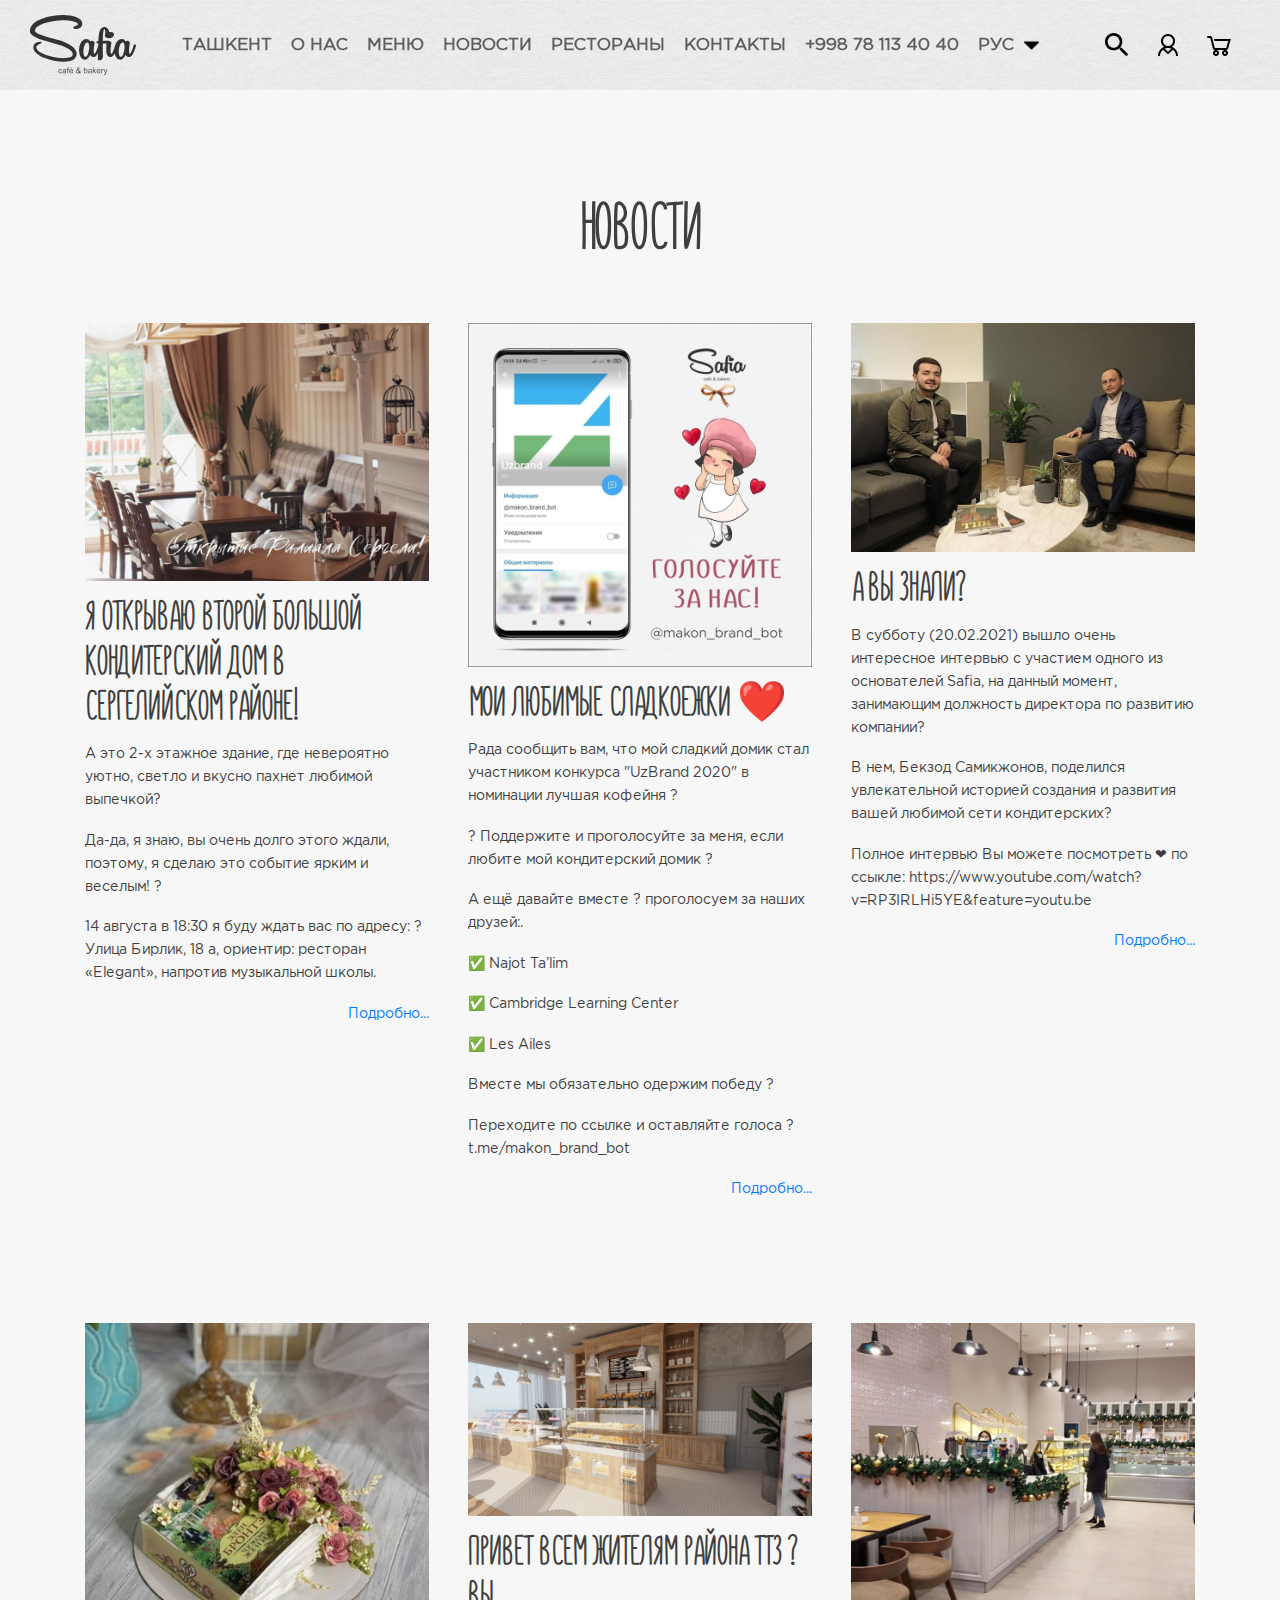
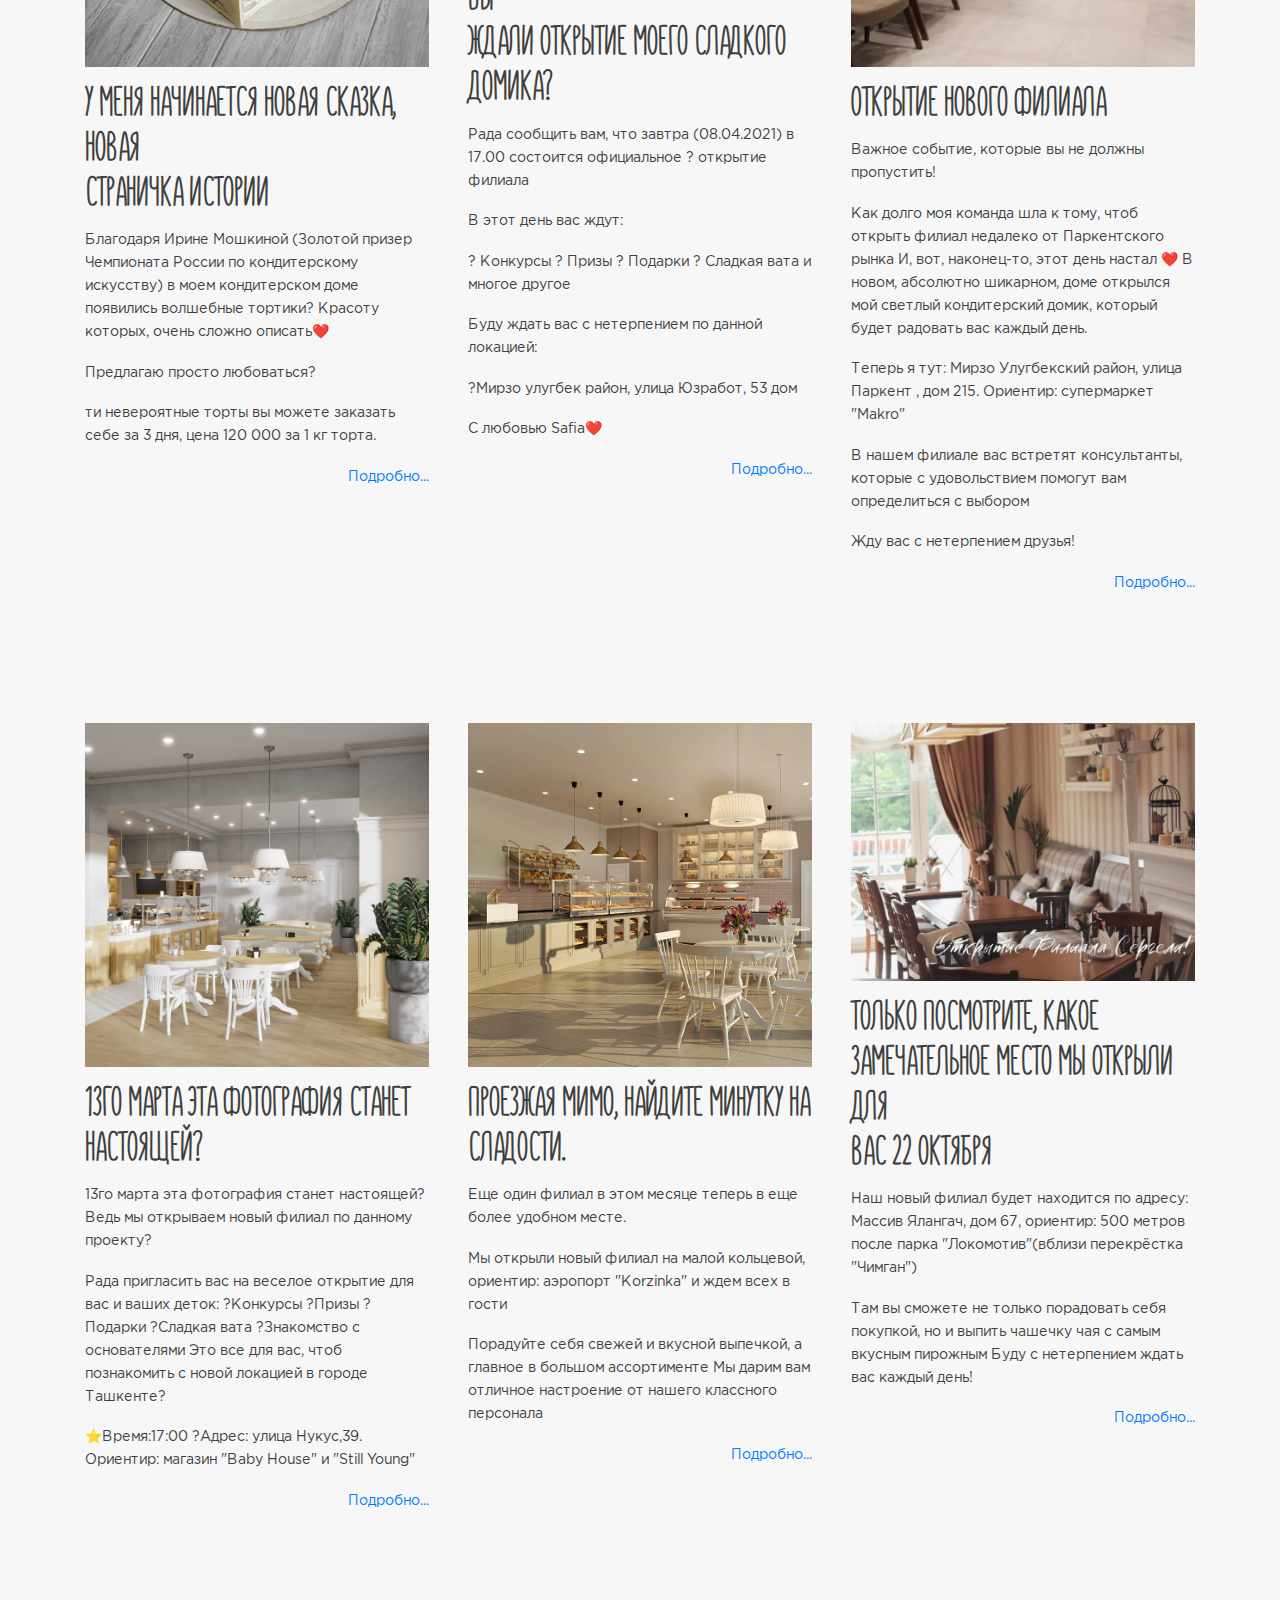
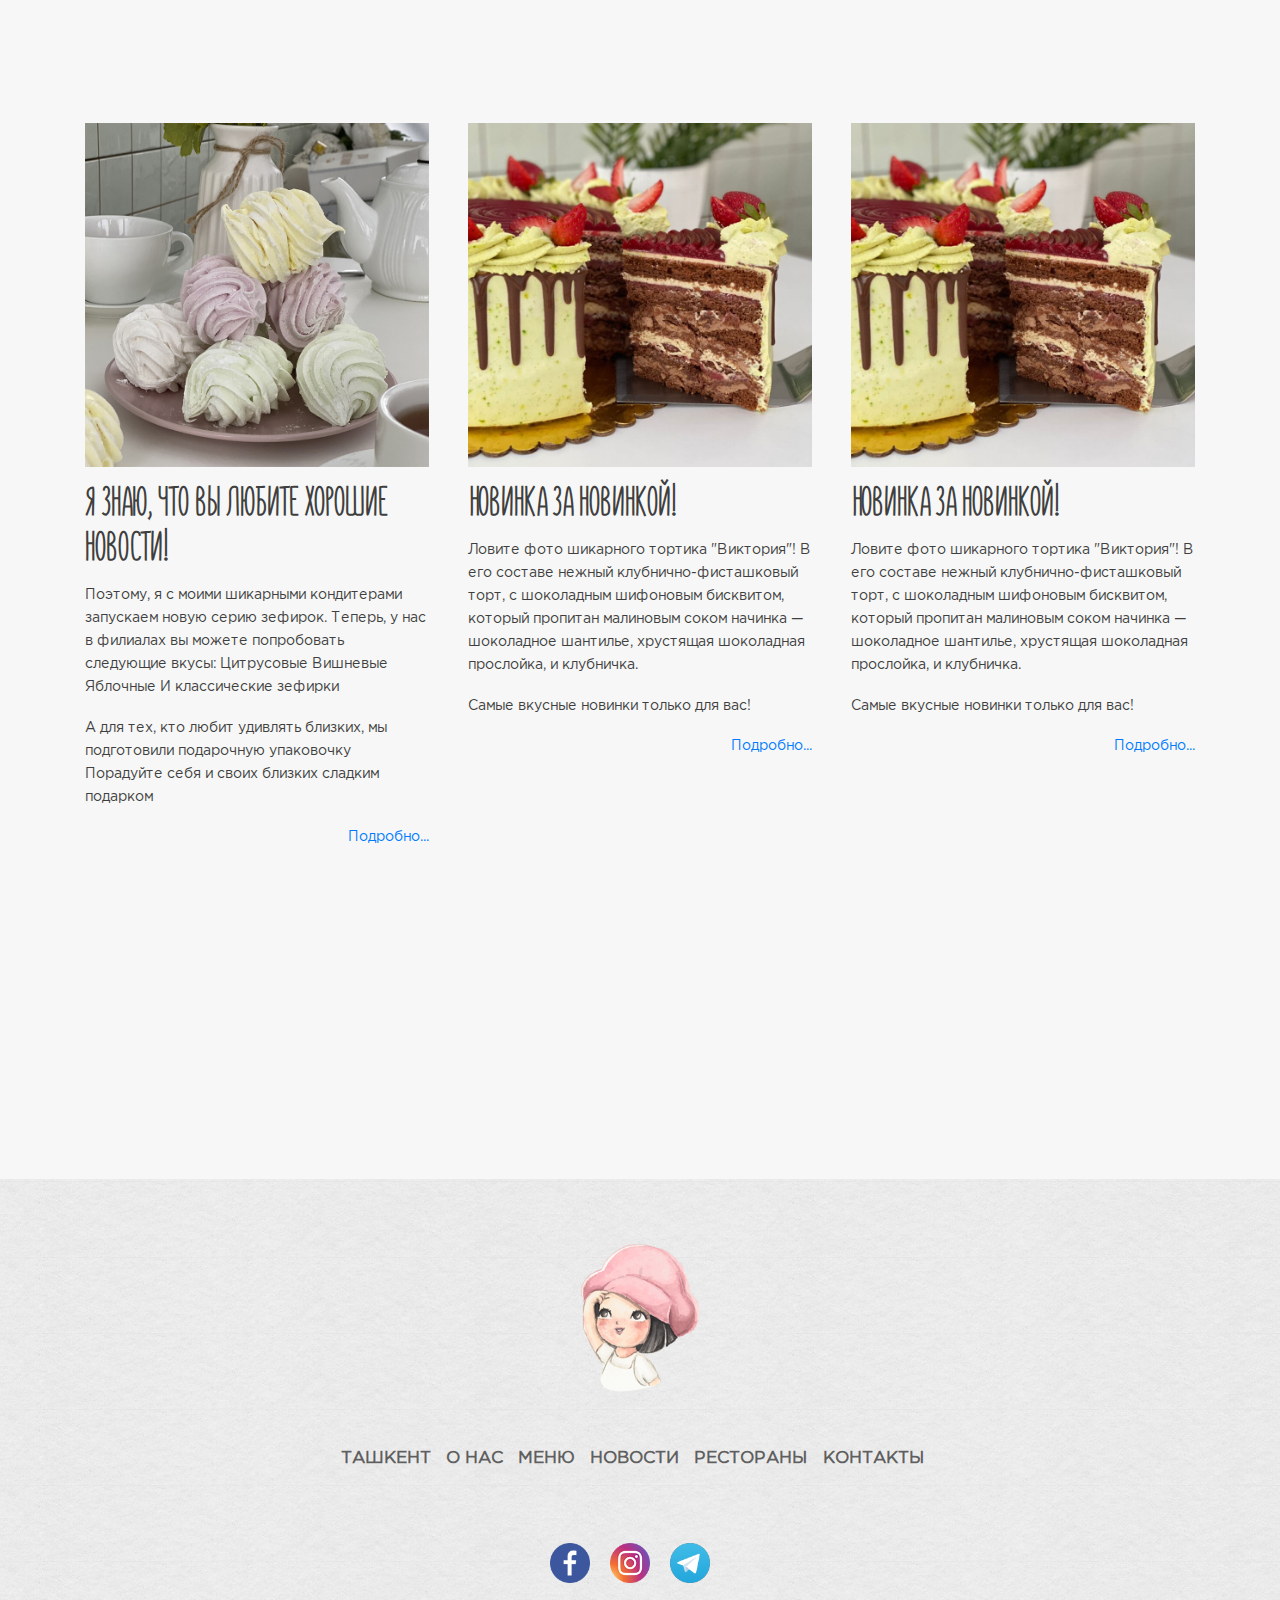
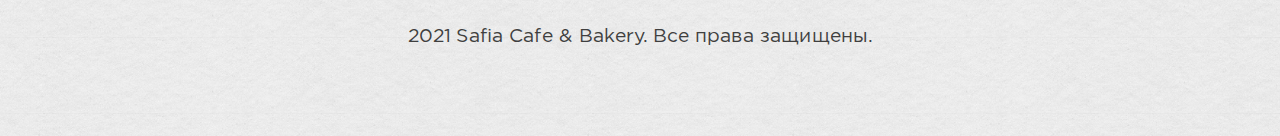
<file: news.html>
<!DOCTYPE html>
<html lang="en">
<head>
    <meta charset="UTF-8">
    <meta http-equiv="X-UA-Compatible" content="IE=edge">
    <meta name="viewport" content="width=device-width, initial-scale=1.0">
    <link rel="stylesheet" href="news-style.css">
    <title>News</title>
</head>
<body>
    <div class="container">
        <div id="pro" class="profile">
            <div class="korzina">
                <h1>Корзина</h1>
                <a href="#" onclick="menu_pro2()" class="kor_m">
                    x
                </a>
            </div>
            <div class="pro_card">
                <div class="pro_card_left">
             <img src="card1.jpg" alt="">
                </div>
                <div class="pro_card_right">
                    <h4>Прага new</h4>
                    <p>Тонкие шоколадные песочные коржи, прослоенные тонким</p>
                    <h4>128 000</h4>
                </div>
            </div>
         </div>
        <div id="tp" class="abs-menu">
            <ul >
                <li><a href="#">ТАШКЕНТ</a></li>
                <li><a href="about.html">О НАС</a></li>
                <li><a href="menu.html">МЕНЮ</a></li>
                <li><a href="#">НОВОСТИ</a></li>
                <li><a href="#">РЕСТОРАНЫ</a></li>
                <li><a href="contact.html">КОНТАКТЫ</a></li>
                <li><a href="#">+998 78 113 40 40</a></li>
              
                <li ><ul id="rt">
                    <li><a href="search.html"><img src="ic_search.svg" style="height: 32px;" alt=""></a></li>
                    <li><a href="#"><img src="ic_profile.png" style="height: 32px;" alt=""></a></li>
                    <li><a onclick="menu_pro()" href="#"><img src="ic_cart.png" style="height: 32px;" alt=""></a></li>
                </ul>
                </li>
                </ul>
        </div>
        <div class="navbar">
           
            <div onclick="menu()" class="toggle-m">
                <div></div>
                <div></div>
                <div></div>
            </div>

            <a href="index.html"><img src="logo.svg" alt=""></a>
            <ul id="ul1">
                <li><a href="#">ТАШКЕНТ</a></li>
                <li><a href="about.html">О НАС</a></li>
                <li><a href="menu.html">МЕНЮ</a></li>
                <li><a href="#">НОВОСТИ</a></li>
                <li><a href="#">РЕСТОРАНЫ</a></li>
                <li><a href="contact.html">КОНТАКТЫ</a></li>
                <li><a href="#">+998 78 113 40 40</a></li>
                <li onclick="menu3()">
                    <a href="#" id="select">
                    <div  id="sel">
                        РУС
                       <img src="down-filled-triangular-arrow.png" alt="">
                    
                </div>
                <div id="rtrt" class="options">
                    <div>
                    O'zbekcha
                </div>
                <div>
                    Русский
                </div>
                <div>
                    English
                </div>
            </div>
            </a>
              </li>
            </ul>
                <ul id="ul-img">
                <li><a href="search.html"><img src="ic_search.svg" style="height: 32px;" alt=""></a></li>
                <li><a href="#"><img src="ic_profile.png" style="height: 32px;" alt=""></a></li>
                <li><a onclick="menu_pro()" href="#"><img src="ic_cart.png" style="height: 32px;" alt=""></a></li>
            </ul>
            <!-- <img src="ic_search.svg" style="height: 32px;" alt="">
            <img src="ic_profile.png" style="height: 32px;" alt="">
            <img src="ic_cart.png" style="height: 32px;" alt=""> -->
            
        </div>
      
       
        
        <div class="menu-tort">
            <div class="menu-for1">
                <h1>
                    новости
                </h1>
            </div>


        </div>
        <div class="glav">
        
        
       
        

        <div class="block-news">

            <div class="news">
                <div class="news-img">
                    <img src="news1.jpg" alt="">
                </div>
                <div class="news-text">
                    <h5>
                        Я открываю второй большой
                     </h5>
                     <h5>кондитерский дом в </h5>
                      <h5> 
                          сергелийском районе!
                        
                    </h5>
                    <p>
                        А это 2-х этажное здание, где невероятно уютно, светло и вкусно пахнет любимой выпечкой?
                    </p>
                    <p>
                        Да-да, я знаю, вы очень долго этого ждали, поэтому, я сделаю это событие ярким и веселым! ?
                    </p>
                    <p>
                    14 августа в 18:30 я буду ждать вас по адресу:
                        ? Улица Бирлик, 18 а, ориентир: ресторан «Elegant», напротив музыкальной школы.</p>
                        <div class="link">
                            <a href="">Подробно...</a>
                        </div>
                </div>
            </div>

            <div class="news">
                <div class="news-img">
                    <img src="news2.jpg" alt="">
                </div>
                <div class="news-text">
                    <h5>
                        Мои любимые сладкоежки ❤️
                     </h5>
                 
                    <p>
                        Рада сообщить вам, что мой сладкий домик стал участником конкурса "UzBrand 2020" в номинации лучшая кофейня ?
                    </p>
                    <p>
                        ? Поддержите и проголосуйте за меня, если любите мой кондитерский домик ?
                    </p>
                    <p>
                    А ещё давайте вместе ? проголосуем за наших друзей:.</p>
                    <p>
                        
✅ Najot Ta’lim
                    </p>
                    <p>
                        ✅ Cambridge Learning Center
                    </p>
                    <p>
                        ✅ Les Ailes
                    </p>
                    <p>
                        Вместе мы обязательно одержим победу ?
                    </p>
                    <p>
                        Переходите по ссылке и оставляйте голоса ? t.me/makon_brand_bot
                    </p>
                        <div class="link">
                            <a href="">Подробно...</a>
                        </div>
                </div>
            </div>

            <div class="news">
                <div class="news-img">
                    <img src="news3.jpg" alt="">
                </div>
                <div class="news-text">
                    <h5>
                        А вы знали?
                     </h5>
                   
                    <p>
                        В субботу (20.02.2021)  вышло очень интересное интервью с участием одного из основателей Safia, на данный момент, занимающим должность директора по развитию компании?
                    </p>
                    <p>
                        В нем, Бекзод Самикжонов, поделился увлекательной историей создания и развития вашей любимой сети кондитерских?
                    </p>
                    <p>
                        Полное интервью Вы можете посмотреть ❤ по ссыкле: https://www.youtube.com/watch?v=RP3IRLHi5YE&feature=youtu.be</p>
                        <div class="link">
                            <a href="">Подробно...</a>
                        </div>
                </div>

               

            
            </div>

            <div class="news">
                <div class="news-img">
                    <img src="news4.jpg" alt="">
                </div>
                <div class="news-text">
                    <h5>
                        У меня начинается новая сказка, новая 
                     </h5>
                     <h5>страничка истории </h5>
                    
                    <p>
                        Благодаря Ирине Мошкиной (Золотой призер Чемпионата России по кондитерскому искусству) в моем кондитерском доме появились волшебные тортики? Красоту которых, очень сложно описать❤️
                    </p>
                    <p>
                        Предлагаю просто любоваться?
                    </p>
                    <p>
                        ти невероятные торты вы можете заказать себе за 3 дня, цена 120 000 за 1 кг торта.</p>
                        <div class="link">
                            <a href="">Подробно...</a>
                        </div>
                </div>

               

            
            </div>
            <div class="news">
                <div class="news-img">
                    <img src="news5.jpg" alt="">
                </div>
                <div class="news-text">
                    <h5>
                        Привет всем жителям района ТТЗ ? Вы 
                     </h5>
                     <h5> ждали открытие моего сладкого </h5>
                      <h5> 
                        домика?
                        
                    </h5>
                    <p>
                        Рада сообщить вам, что завтра (08.04.2021) в 17.00 состоится официальное ? открытие филиала 
                    </p>
                    <p>
                        В этот день вас ждут:
                    </p>
                    <p>
                        ? Конкурсы
                        ? Призы
                        ? Подарки
                        ? Сладкая вата и многое другое</p>
                        <p>
                            Буду ждать вас с нетерпением по данной локацией:
                        </p>
                        <p>
                            ?Мирзо улугбек район, улица Юзработ, 53 дом
                        </p>
                        <p>
                            С любовью Safia❤️  
                        </p>
                        <div class="link">
                            <a href="">Подробно...</a>
                        </div>
                </div>

               

            
            </div>
            <div class="news">
                <div class="news-img">
                    <img src="news6.jpg" alt="">
                </div>
                <div class="news-text">
                    <h5>
                        Открытие нового филиала
                     </h5>
                    
                    <p>
                        Важное событие, которые вы не должны пропустить!
                    </p>
                    <p>
                        Как долго моя команда шла к тому, чтоб открыть филиал недалеко от Паркентского рынка И, вот, наконец-то, этот день настал ❤️
В новом, абсолютно шикарном, доме открылся мой светлый кондитерский домик, который будет радовать вас каждый день.
                    </p>
                    <p>
                        Теперь я тут: Мирзо Улугбекский район, улица Паркент , дом 215. Ориентир: супермаркет "Makro"</p>
                        <p>
                            В нашем филиале вас встретят консультанты, которые с удовольствием помогут вам определиться с выбором
                        </p>
                        <p>
                            Жду вас с нетерпением друзья!
                        </p>
                        <div class="link">
                            <a href="">Подробно...</a>
                        </div>
                </div>

               

            
            </div>
            <div class="news">
                <div class="news-img">
                    <img src="news7.jpg" alt="">
                </div>
                <div class="news-text">
                    <h5>
                        13го марта эта фотография станет 
                     </h5>
                     <h5>настоящей? </h5>
                    
                    <p>
                        13го марта эта фотография станет настоящей?
Ведь мы открываем новый филиал по данному проекту?
                    </p>
                    <p>
                        Рада пригласить вас на веселое открытие для вас и ваших деток:
?Конкурсы
?Призы
?Подарки
?Сладкая вата
?Знакомство с основателями
Это все для вас, чтоб познакомить с новой локацией в городе Ташкенте?
                    </p>
                    <p>
                        ⭐Время:17:00
                        ?Адрес: улица Нукус,39. Ориентир: магазин "Baby House" и "Still Young"</p>
                        <div class="link">
                            <a href="">Подробно...</a>
                        </div>
                </div>
            </div>
            <div class="news">
                <div class="news-img">
                    <img src="news8.jpg" alt="">
                </div>
                <div class="news-text">
                    <h5>
                        Проезжая мимо, найдите минутку на 
                     </h5>
                     <h5>сладости. </h5>
                  
                    <p>
                        Еще один филиал в этом месяце теперь в еще более удобном месте.
                    </p>
                    <p>
                        Мы открыли новый филиал на малой кольцевой, ориентир: аэропорт "Korzinka" и ждем всех в гости
                    </p>
                    <p>
                        Порадуйте себя свежей и вкусной выпечкой, а главное в большом ассортименте
                        Мы дарим вам отличное настроение от нашего классного персонала</p>
                        <div class="link">
                            <a href="">Подробно...</a>
                        </div>
                </div>
            </div>

            <div class="news">
                <div class="news-img">
                    <img src="news1.jpg" alt="">
                </div>
                <div class="news-text">
                    <h5>
                        Только посмотрите, какое 
                     </h5>
                     <h5>замечательное место мы открыли для  </h5>
                      <h5> 
                        вас 22 октября
                        
                    </h5>
                    <p>
                        Наш новый филиал будет находится по адресу: Массив Ялангач, дом 67, ориентир: 500 метров после парка "Локомотив"(вблизи перекрёстка "Чимган")
                    </p>
                    <p>
                        Там вы сможете не только порадовать себя покупкой, но и выпить чашечку чая с самым вкусным пирожным
                        Буду с нетерпением ждать вас каждый день!
                    </p>
                  
                        <div class="link">
                            <a href="">Подробно...</a>
                        </div>
                </div>
            </div>
            <div class="news">
                <div class="news-img">
                    <img src="news10.jpg" alt="">
                </div>
                <div class="news-text">
                    <h5>
                        Я знаю, что вы любите хорошие 
                     </h5>
                     <h5>новости!  </h5>
                    
                    <p>
                        Поэтому, я с моими шикарными кондитерами запускаем новую серию зефирок.
Теперь, у нас в филиалах вы можете попробовать следующие вкусы:
Цитрусовые
Вишневые
Яблочные
И классические зефирки
                    </p>
                    <p>
                        А для тех, кто любит удивлять близких, мы подготовили подарочную упаковочку
Порадуйте себя и своих близких сладким подарком
                    </p>
                  
                        <div class="link">
                            <a href="">Подробно...</a>
                        </div>
                </div>
            </div>
            <div class="news">
                <div class="news-img">
                    <img src="news11.jpg" alt="">
                </div>
                <div class="news-text">
                    <h5>
                        Новинка за новинкой!
                     </h5>
                     
                    <p>
                        Ловите фото шикарного тортика "Виктория"! В его составе нежный клубнично-фисташковый торт, с шоколадным шифоновым бисквитом, который пропитан малиновым соком начинка — шоколадное шантилье, хрустящая шоколадная прослойка, и клубничка.
                    </p>
                    <p>
                        Самые вкусные новинки только для вас!
                    </p>
                  
                        <div class="link">
                            <a href="">Подробно...</a>
                        </div>
                </div>
                
            </div>
            <div class="news">
                <div class="news-img">
                    <img src="news11.jpg" alt="">
                </div>
                <div class="news-text">
                    <h5>
                        Новинка за новинкой!
                     </h5>
                     
                    <p>
                        Ловите фото шикарного тортика "Виктория"! В его составе нежный клубнично-фисташковый торт, с шоколадным шифоновым бисквитом, который пропитан малиновым соком начинка — шоколадное шантилье, хрустящая шоколадная прослойка, и клубничка.
                    </p>
                    <p>
                        Самые вкусные новинки только для вас!
                    </p>
                  
                        <div class="link">
                            <a href="">Подробно...</a>
                        </div>
                </div>
                
            </div>
        </div>

        
    </div>
   

   

 

    <div class="info5">
<div class="rr">
    <img src="girl.png" alt="">

</div>        <ul>
            <li><a href="#">ТАШКЕНТ</a></li>
            <li><a href="#">О НАС</a></li>
            <li><a href="#">МЕНЮ</a></li>
            <li><a href="#">НОВОСТИ</a></li>
            <li><a href="#">РЕСТОРАНЫ</a></li>
            <li><a href="#">КОНТАКТЫ</a></li>
            </ul>
            <div class="mess">
                <img src="ic_facebook.png" alt="">
                <img src="ic_instagram.png" alt="">
                <img src="ic_telegram.png" alt="">
            </div>
            <p>2021 Safia Cafe & Bakery. Все права защищены.</p>
    </div>
    </div>

    <script>
         r = true;

        function menu() {
            let but = document.getElementById('tp');
            let but2 = document.getElementById('bt');
            let but3 = document.getElementById('ct');
            let but4 = document.getElementById('side');

            but.classList.toggle('top1');
            but2.classList.toggle('bottom1');
            but3.classList.toggle('cente');
            but4.classList.toggle('side1');
        }
        function menu3() {
            r=!r;
            let but2 = document.getElementById('rtrt');
              
            
            if(r==false){
            but2.style.display = "block";
            }
            else{
            but2.style.display = "none";
            }

        }
        function menu_pro() {
            let but = document.getElementById('pro');
          

            but.classList.add('profile2');
           
        }
        function menu_pro2() {
            let but = document.getElementById('pro');
          

            but.classList.remove('profile2');
           
        }
    </script>
</body>
</html>
</file>
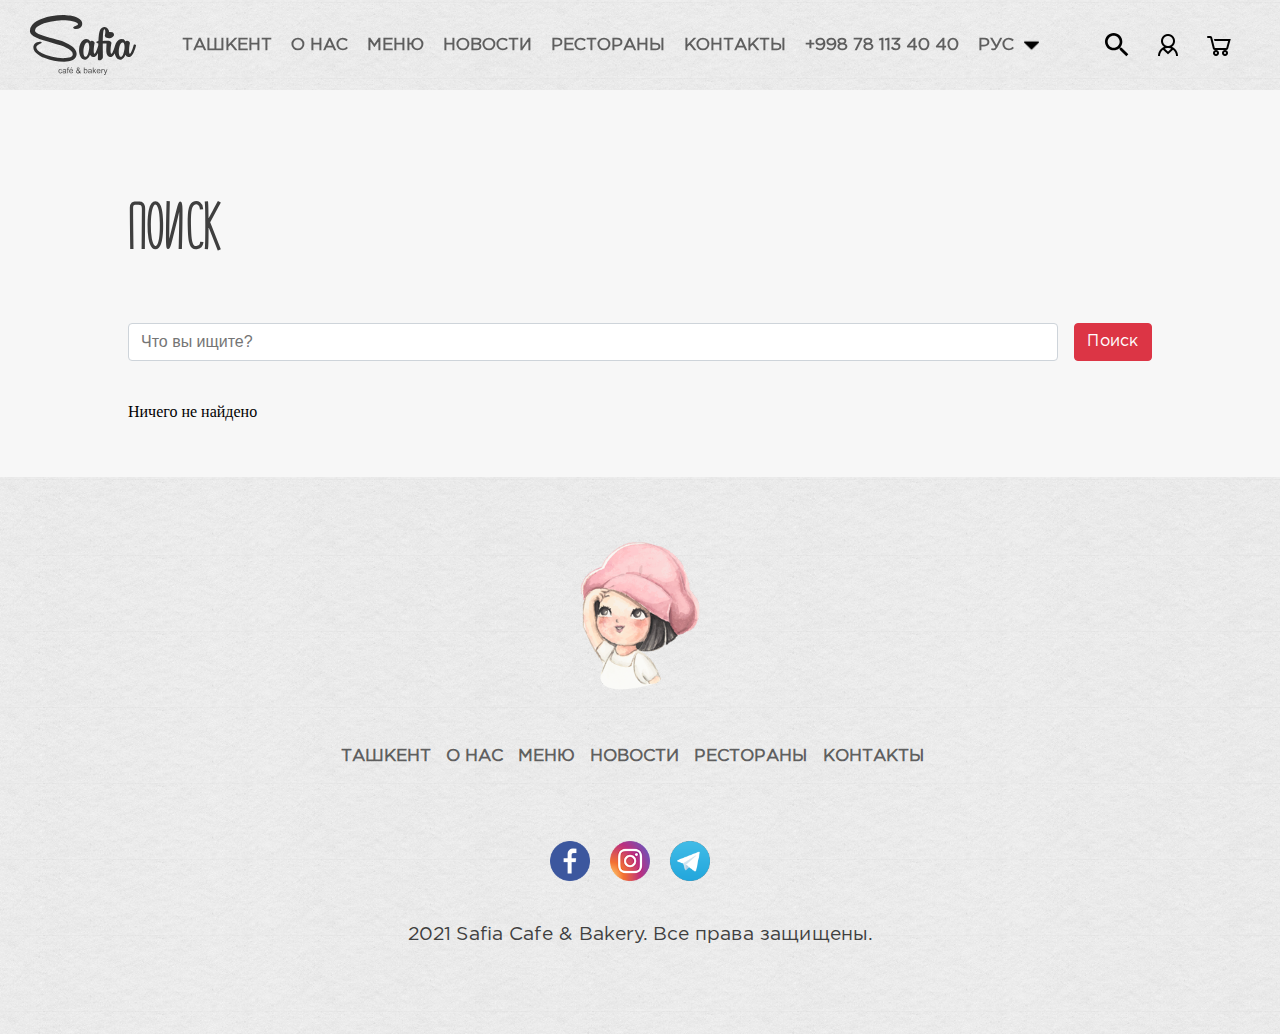
<file: search.html>
<!DOCTYPE html>
<html lang="en">
<head>
    <meta charset="UTF-8">
    <meta http-equiv="X-UA-Compatible" content="IE=edge">
    <meta name="viewport" content="width=device-width, initial-scale=1.0">
    <link rel="stylesheet" href="search-style.css">
    <title>Search</title>
</head>
<body>
    <div class="container">
        <div id="pro" class="profile">
            <div class="korzina">
                <h1>Корзина</h1>
                <a href="#" onclick="menu_pro2()" class="kor_m">
                    x
                </a>
            </div>
            <div class="pro_card">
                <div class="pro_card_left">
             <img src="card1.jpg" alt="">
                </div>
                <div class="pro_card_right">
                    <h4>Прага new</h4>
                    <p>Тонкие шоколадные песочные коржи, прослоенные тонким</p>
                    <h4>128 000</h4>
                </div>
            </div>
         </div>
        <div id="tp" class="abs-menu">
            <ul >
                <li><a href="#">ТАШКЕНТ</a></li>
                <li><a href="about.html">О НАС</a></li>
                <li><a href="menu.html">МЕНЮ</a></li>
                <li><a href="news.html">НОВОСТИ</a></li>
                <li><a href="#">РЕСТОРАНЫ</a></li>
                <li><a href="contact.html">КОНТАКТЫ</a></li>
                <li><a href="#">+998 78 113 40 40</a></li>
              
                <li ><ul id="rt">
                    <li><a href="#"><img src="ic_search.svg" style="height: 32px;" alt=""></a></li>
                    <li><a href="#"><img src="ic_profile.png" style="height: 32px;" alt=""></a></li>
                    <li><a onclick="menu_pro()" href="#"><img src="ic_cart.png" style="height: 32px;" alt=""></a></li>
                </ul>
                </li>
                </ul>
        </div>
        <div class="navbar">
           
            <div onclick="menu()" class="toggle-m">
                <div></div>
                <div></div>
                <div></div>
            </div>

            <a href="index.html"><img src="logo.svg" alt=""></a>
            <ul id="ul1">
                <li><a href="#">ТАШКЕНТ</a></li>
                <li><a href="about.html">О НАС</a></li>
                <li><a href="menu.html">МЕНЮ</a></li>
                <li><a href="news.html">НОВОСТИ</a></li>
                <li><a href="#">РЕСТОРАНЫ</a></li>
                <li><a href="contact.html">КОНТАКТЫ</a></li>
                <li><a href="#">+998 78 113 40 40</a></li>
                <li onclick="menu3()">
                    <a href="#" id="select">
                    <div  id="sel">
                        РУС
                       <img src="down-filled-triangular-arrow.png" alt="">
                    
                </div>
                <div id="rtrt" class="options">
                    <div>
                    O'zbekcha
                </div>
                <div>
                    Русский
                </div>
                <div>
                    English
                </div>
            </div>
            </a>
              </li>
            </ul>
                <ul id="ul-img">
                <li><a href="#"><img src="ic_search.svg" style="height: 32px;" alt=""></a></li>
                <li><a href="#"><img src="ic_profile.png" style="height: 32px;" alt=""></a></li>
                <li><a onclick="menu_pro()" href="#"><img src="ic_cart.png" style="height: 32px;" alt=""></a></li>
            </ul>
            <!-- <img src="ic_search.svg" style="height: 32px;" alt="">
            <img src="ic_profile.png" style="height: 32px;" alt="">
            <img src="ic_cart.png" style="height: 32px;" alt=""> -->
            
        </div>
      
       
        
        <div class="menu-tort">
            <div class="menu-for1">
                <h1>
                    Поиск
                </h1>
            </div>


        </div>
        <div class="glav">
        
        
            <div class="input">
                <input type="text" placeholder="Что вы ищите?">
                  
                   <a href="">Поиск</a>
               
            </div>
            <div class="menu-for-search">
<p>Ничего не найдено</p></div>
        

        
    </div>
   

   

 

    <div class="info5">
<div class="rr">
    <img src="girl.png" alt="">

</div>        <ul>
            <li><a href="#">ТАШКЕНТ</a></li>
            <li><a href="#">О НАС</a></li>
            <li><a href="#">МЕНЮ</a></li>
            <li><a href="#">НОВОСТИ</a></li>
            <li><a href="#">РЕСТОРАНЫ</a></li>
            <li><a href="#">КОНТАКТЫ</a></li>
            </ul>
            <div class="mess">
                <img src="ic_facebook.png" alt="">
                <img src="ic_instagram.png" alt="">
                <img src="ic_telegram.png" alt="">
            </div>
            <p>2021 Safia Cafe & Bakery. Все права защищены.</p>
    </div>
    </div>

    <script>
         r = true;

        function menu() {
            let but = document.getElementById('tp');
            let but2 = document.getElementById('bt');
            let but3 = document.getElementById('ct');
            let but4 = document.getElementById('side');

            but.classList.toggle('top1');
            but2.classList.toggle('bottom1');
            but3.classList.toggle('cente');
            but4.classList.toggle('side1');
        }
        function menu3() {
            r=!r;
            let but2 = document.getElementById('rtrt');
              
            
            if(r==false){
            but2.style.display = "block";
            }
            else{
            but2.style.display = "none";
            }

        }
        function menu_pro() {
            let but = document.getElementById('pro');
          

            but.classList.add('profile2');
           
        }
        function menu_pro2() {
            let but = document.getElementById('pro');
          

            but.classList.remove('profile2');
           
        }
    </script>
</body>
</html>
</file>
<file: style.css>
* {
    margin: 0;
    padding: 0;
    box-sizing: border-box;
}

body {
    display: flex;
    justify-content: center;
    background-color: #f7f7f7;
}
@font-face {
    src: url("Gotham Pro Regular.ttf");
    font-family: Gotham-Pro ;
}
@font-face {
    src: url("Monly-Light.otf");
    font-family: monly;
}
a {
    text-decoration: none;
}
.container {
    max-width: 1920px;
    width: 100%!important;
    /* height: 400px; */
    position: relative;
    /* background-color: red; */
    /* min-width: 350px; */

}
.navbar {
    max-width: 1920px;
    width: 100%!important;
    z-index: 5;
    position: fixed;
    top: 0;
    height: 90px;
    display: flex;
    align-items: center;
    background-image: url(navbar.png);
    padding: 30px;
    justify-content: space-between;
    
}
.navbar img {
height: 60px;
}
.toggle-m {
    display: none;
    padding: 0.45rem;
    font-size: 1.25rem;
    line-height: 1;
    background-color: transparent;
    border: 1px solid transparent;
    border-radius: 0.25rem;
    color: rgba(0, 0, 0, 0.5);
    border-color: rgba(0, 0, 0, 0.1);
}
.toggle-m div {
    width: 20px;
    height: 2px;
    background-color: rgba(0, 0, 0, 0.5);

}
.toggle-m div:nth-child(2) {
   margin: 5px auto;
}
img {
    vertical-align: middle;
    border-style: none;
}
.abs-menu {
    
    position: fixed;
    display: flex;
    z-index: 5;
    justify-content: center;
    flex-direction: column;
    background-image: url(navbar.png);
    width: 100% ;
    top: -400px;
    max-width: 1920px;

    transition: .5s;
    
   


}
.top1 {
    transform: translateY(400px);
   
    
}
.abs-menu ul {
    list-style-type: none;
    margin: 90px auto;
    display: flex;
    
    justify-content: center;
    flex-direction: column;
    width: 40%;
}
.abs-menu ul li {
    width: 100%;
    display: flex;
    flex-direction: row;
    justify-content: center;
    margin: 0  auto;
}
.abs-menu ul li a{
    font-family: Gotham-Pro;
    font-weight: 600;
    text-align: center;
    font-size: 17px;
    text-transform: uppercase;
    color: rgba(0, 0, 0, 0.6);
    vertical-align: middle;
    transition: all 0.3s;
    margin: 0 auto;
    padding: 0.5rem 1rem;
    
}
.navbar > ul {
    list-style-type: none;
    margin-block-start: 1em;
    margin-block-end: 1em;
    margin-inline-start: 0px;
    margin-inline-end: 0px;
    padding-inline-start: 40px;
}
#rt {
    display: flex;
    flex-direction: row;
    margin: 0 auto;
}
#ul-img2 > li{
    display: inline;
    margin-right: 15px;
}
.navbar > ul li {
    display: inline;
    margin-right: 15px;
}
.navbar > ul li a{
    font-family: Gotham-Pro;
    font-weight: 600;
    font-size: 17px;
    text-transform: uppercase;
    color: rgba(0, 0, 0, 0.6);
    vertical-align: middle;
    transition: all 0.3s;
    
} 
#select {
    position: relative;
    width: 40px;
}
.options {
    z-index: 5;
    bottom: -100px;
    left: 0;
    display: none;
    position: absolute;
    background-color: white;
    border-radius: 3px;
    padding-top: 5px;
    padding-bottom: 5px;
}
.options div:hover {
    color: white;
    background-color: #007bff;
}
#li {
    width: 40px;
}
#sel {
    display: inline;
    /* align-items: center; */
    width: 40px;
}
#sel img{
    /* background-image: red; */
    width: 15px;
    height: 15px;
    margin-left: 5px;
}
.options div {
    width: 138px;
    height: 28px;
    font-size: 14px;
    padding: 5px 8px;
    font-family: Gotham-Pro;

}
#ul1 select {
    border: none;
    z-index: 3;
    background-color: transparent;
    outline: none;
    width: 64px;
    font-family: Gotham-Pro;
    font-weight: 600;
    font-size: 17px;
    text-transform: uppercase;
    color: rgba(0, 0, 0, 0.6);
    vertical-align: middle;
    transition: all 0.3s;
}
.fon-image {
    width: 100%;
    margin-top: 90px;

}
.fon-image img{
    width: 100%;
    
}
.text h1{
    text-transform: uppercase;
    color: #3f3f3f;
    font-size: 60px;
    text-align: center;
    font-family: monly;
    font-weight: bold;
    margin-bottom: 30px;
}
.menu {
    display: flex;
    justify-content: center;
    flex-wrap: wrap;
    /* height: 400px; */
}
.menu ul {
    list-style-type: none;
    display: flex;
    flex-direction: row;
    /* flex-wrap: wrap; */
    justify-content: center;
    align-items: center;
    flex-wrap: wrap;

    height: 100px;
}
.ul-img {
    flex-wrap: wrap;
}
.menu ul li {
   display: inline;
   height: 30px;
   display: flex;
   align-items: center;
   justify-content: center;
}
.nav-link{
    text-transform: uppercase;
    color: rgba(0, 0, 0, 0.6);
    font-weight: 600;
    font-size: 14px;
    background-color: transparent;
    border-radius: 17px;
    margin-right: 15px;
    padding: 0.3rem 1rem 0.1rem;
    transition: all 0.5s;
    margin-bottom: 10px;
    font-family: Gotham-Pro;

}
.nav-link1 {
    background-color: #3f3f3f;
    color: #ffffff;
    padding: 0.3rem 1rem 0.3rem;
    font-weight: 700;


    font-size: 14px;

    font-family: Gotham-Pro;

    border-radius: 20px;
}
.nav-link1:hover {
    color: #ffffff;
    
}
.nav-link:hover {
    color: rgba(0, 0,0,1);

}
.menu_catigory{
    display: flex;
    flex-direction: row;
    flex-wrap: wrap;
}
.menu_catigory a{
    /* padding: 8px; */
    /* border-radius: 3px; */
    /* border: 1px ; */
    /* font-size: 14px; */
    margin: 7px;
    font-family: Gotham-Pro;
    color: #343a40;
    border: 1px solid #343a40;
    display: inline-block;
    font-weight: 400;
    /* color: #212529; */
    text-align: center;
    vertical-align: middle;
    -webkit-user-select: none;
    -moz-user-select: none;
    -ms-user-select: none;
    user-select: none;
    /* background-color: transparent; */
    /* border: 1px solid transparent; */
    padding: 0.375rem 0.75rem;
    font-size: 1rem;
    line-height: 1.5;
    border-radius: 0.25rem;
    transition: color 0.15s ease-in-out, background-color 0.15s ease-in-out, border-color 0.15s ease-in-out, box-shadow 0.15s ease-in-out;
}
.menu_catigory a:hover {
    color: #fff;
background-color: #343a40;
border-color: #343a40;
}
.glav {
    display: flex;
    justify-content: center;
    flex-direction: column;
    padding: 0 80px;
}
.cards {
    margin-top: 60px;
    display: flex;
    justify-content: space-around;
    flex-direction: row;
    flex-wrap: wrap;
}
.card {
    position: relative;
    display: -ms-flexbox;
    display: flex;
    flex-direction: column;
    min-width: 0;
    word-wrap: break-word;
    background-color: #fff;
    background-clip: border-box;
    border: 1px solid rgba(0, 0, 0, 0.125);
    border-radius: 0.25rem;
    width: 350px;
    /* height: 577px; */
    /* margin: 15px; */
    margin-bottom: 17.5px;
}
.card-img {
    overflow: hidden;
}
.card-img img {
    width: 100%;
    height: 100%;
    object-fit: cover;
    transition: .2s;
}
.card-img img:hover {
    transform: scale(1.2);
}
.card-text {
    padding: 17.5px;
    display: flex;
    flex-direction: column;
    align-content: space-around;
}
.card-text h5{
    /* text-transform: uppercase; */
    /* color: rgba(0, 0, 0, 0.6); */
    font-weight: 600;
    font-size: 14px;
    background-color: transparent;
    /* border-radius: 17px; */
    /* margin-right: 15px; */
    /* padding: 0.3rem 1rem 0.1rem; */
    transition: all 0.5s;
    /* margin-bottom: 10px; */
    font-family: Gotham-Pro;
}
.card-text p {
    font-size: .9rem;
    height: 90px;
    overflow: hidden;
    color: #3f3f3f;
    font-family: Gotham-Pro;
    margin-top: 17.5px;

}
.card-end {
    margin-top: 5px;
    display: flex;
    justify-content: space-between;
    flex-direction: row;
    align-items: center;
    margin-bottom: 0;
}
.card-end a {
    display: inline-block;
    font-weight: 400;
    color: #212529;
    text-align: center;
    vertical-align: middle;
    -webkit-user-select: none;
    -moz-user-select: none;
    -ms-user-select: none;
    user-select: none;
    background-color: transparent;
    border: 1px solid transparent;
    padding: 0.375rem 0.75rem;
    font-size: 1rem;
    line-height: 1.5;
    border-radius: 0.25rem;
    transition: color 0.15s ease-in-out, background-color 0.15s ease-in-out, border-color 0.15s ease-in-out, box-shadow 0.15s ease-in-out;
    color: #fff;
    background-color: #dc3545;
    border-color: #dc3545;
    font-family: Gotham-Pro;

}
.info1 {
    background-image: url(navbar.png);
    /* height: 400px; */
    width: 100%;
    padding: 50px;
    display: flex;
    justify-content: center;
    flex-direction: column;
}
.info1 h1{
    text-transform: uppercase;
    color: #3f3f3f;
    font-size: 60px;
    text-align: center;
    font-family: monly;
    font-weight: bold;
    margin-bottom: 30px;
}
.info1 h5 {
    font-size: 1.3rem;
    text-align: center;
    font-weight: normal;
    margin-bottom: 20px;
    color: #3f3f3f;
    font-family: Gotham-Pro;

}
.info1 p {
    font-size: 1.2rem;
    color: #3f3f3f;
    /* padding: 0 120px; */
    line-height: 1.6;
    font-family: Gotham-Pro;
    margin-left: 30px;
    margin-right: 30px;
    text-align: center;
    margin-bottom: 20px;
}
.info2 {
    padding: 50px;
    display: flex;
    /* align-items: center; */
    justify-content: space-evenly;
    flex-direction: row;
    flex-wrap: wrap;
}
.info-card h5 {
    color: #3f3f3f;
    font-size: 40px;
    /* font-family: "Monly Lite"; */
    font-weight: bold;
    line-height: 45px;
    font-family: monly;
    text-align: center;
    /* margin-bottom: 30px; */
}
.info-card {
    display: flex;
    flex-direction: column;
    justify-content: center;
    width: 165px;
    margin-bottom: 17.5px;
}
.info-card img {
    width: 165px;
    height: 165px;
}
.info3 {
    background-image: url(navbar.png);
    /* height: 400px; */
    width: 100%;
    padding: 4rem;
    display: flex;
    justify-content: center;
    flex-direction: row;
}
.for-text {
    display: flex;
    flex-direction: column;
    justify-content: flex-start;
    flex-wrap: wrap;
}
.for-text h1{
    color: #3f3f3f;
    font-size: 60px;
    /* text-align: center; */
    font-family: monly;
    font-weight: bold;
    margin-bottom: 30px;
    margin-left: 4rem;

}
.for-text p {
    display: flex;
    flex-wrap: wrap;
    font-size: 1.2rem;
    line-height: 1.5;
    /* font-size: 1.2rem; */
    color: #3f3f3f;
    /* padding: 0 120px; */
    /* line-height: 1.6; */
    font-family: Gotham-Pro;
    
    /* margin-left: 30px; */
    /* margin-right: 30px; */
    /* text-align: center; */
    margin-bottom: 20px; 
    text-align: center;
    /* margin-left: 4rem; */
}
.for-img img {
    width: 270px;
    
}
.form {
    display: flex;
    flex-direction: row;
    padding: 4rem;
}
.form-img {
    width: 40%;
}
.form-img img {
    width: 250px;
}
.form-text {
    width: 60%;
    font-size: 1.2rem;
    line-height: 1.5;
    /* font-size: 1.2rem; */
    color: #3f3f3f;
    /* padding: 0 120px; */
    /* line-height: 1.6; */
    font-family: Gotham-Pro;
    /* margin-left: 30px; */
    /* margin-right: 30px; */
    /* text-align: center; */
    margin-bottom: 20px;
    text-align: end;
    display: flex;
    flex-direction: column;
    align-items: flex-end;
    margin-right: 130px;
}
.info4 h1 {
    color: #3f3f3f;
    font-size: 60px;
    text-align: center;
    font-family: monly;
    font-weight: bold;
    margin-bottom: 30px;
    letter-spacing: 3px;
}
.form-text input{
    text-align: right;
    font-size: 1.3rem;
    border: transparent;
    border-bottom: 1px solid black;
    border-radius: 0;
    outline: none;
    margin-bottom: 20px;
    background-color: transparent;


    display: block;
    width: 100%;
    height: calc(1.5em + 0.75rem + 2px);
    padding: 0.375rem 0.75rem;
    /* font-size: 1rem; */
    font-weight: 400;
    line-height: 1.5;
    color: #495057;
    /* background-color: #fff; */
    background-clip: padding-box;
    /* border: 1px solid #ced4da; */
    /* border-radius: 0.25rem; */
    transition: border-color 0.15s ease-in-out, box-shadow 0.15s ease-in-out;
    overflow: visible;
}

.info5 ul {
    list-style-type: none;
    margin-block-start: 1em;
    margin-block-end: 1em;
    margin-inline-start: 0px;
    margin-inline-end: 0px;
    padding: 40px;
    display: flex;
    justify-content: center;
    flex-wrap: wrap;
}
.info5 {
    display: flex;
    justify-content: center;
    background-image: url(navbar.png);
    flex-direction: column;
    padding: 4rem;
    /* height: 800px; */

}
.info5 ul li {
    display: inline;
    margin-right: 15px;
}
.info5 ul li a{
    font-family: Gotham-Pro;
    font-weight: 600;
    font-size: 17px;
    text-transform: uppercase;
    color: rgba(0, 0, 0, 0.6);
    vertical-align: middle;
    transition: all 0.3s;
    
}
.info5 img{
    height: 150px;
}
.rr {

    display: flex;
    justify-content: center;
}
.mess {
    width: 80%;
    display: flex;
    flex-direction: row;
    justify-content: center;
    margin: 20px auto;
}
.mess img{
    width: 40px;
    height: 40px;
    margin-right: 20px;
}
.info5 p {
    font-size: 1.2rem;
    line-height: 1.5;
    /* font-size: 1.2rem; */
    color: #3f3f3f;
    /* padding: 0 120px; */
    /* line-height: 1.6; */
    font-family: Gotham-Pro;
    /* margin-left: 30px; */
    /* margin-right: 30px; */
    /* text-align: center; */
    margin-bottom: 20px;
    margin:20px auto;
}
@media screen and (max-width: 1000px) {
    .card {
        width: 230px;
    height: 437px;
    }
}
@media screen and (max-width: 1250px) {
    #ul1 {
        display: none;
    }
    .toggle-m {
        display: block;
    }
}
@media screen and (max-width: 870px) {
    .card {
        width: 45%;;
    }
}
@media screen and (max-width: 800px) {

    .info3 {
        flex-direction: column;
        padding: 4rem;
    }
    .for-text {
        width: 100%;
    }
    .for-img {
        width: 100%;
        display: flex;
        justify-content: center;
    }
    .info4 {
        justify-content: center;
    }
    .form {
        flex-direction: column;
        padding: 40px 10px;
    }
    .form-img {
        margin: 0 auto;
    }
    .form-text {
        margin: 4rem 10px;
        width: 100%;
        
    }
}
@media screen and (max-width: 640px) {
    .card {
        width: 510px;
    /* height: 717px; */
    }
    .card-end a {
        font-size: 0.6rem;
    }
}

@media screen and (max-width: 540px){
.info1 p {
    font-size: .6rem;
    line-height: 1.5;
}
.for-text p {
    font-size: 1rem;
    line-height: 1.5;
}
.for-text h1 {
margin: 0 auto;
}
#ul-img {
    display: none;
}
#ul-img2 {
    display: inline;
}
.form-img img {
    width: 150px;
}
}
</file>
<file: about-style.css>
* {
    margin: 0;
    padding: 0;
    box-sizing: border-box;
}

body {
    display: flex;
    justify-content: center;
    background-color: #f7f7f7;
}
@font-face {
    src: url("Gotham Pro Regular.ttf");
    font-family: Gotham-Pro ;
}
@font-face {
    src: url("Monly-Light.otf");
    font-family: monly;
}
a {
    text-decoration: none;
}
.container {
    max-width: 1920px;
    width: 100% !important;
    height: 400px;
    position: relative;
    /* background-color: red; */
    /* position: relative; */
}
.profile {
    width: 30%;
    height: 100vh;
    background: white;
    position: fixed;
    right: -500px;
    /* left: 100px; */
    top: 0;
    z-index: 9;
    transition: 1s;
    border-radius: 5px;
    border: .5px solid black;
    opacity: 0;
}
.profile2 {
    transform: translateX(-500px);
    opacity: 1;

}
.korzina {
    height: 55px;
    width: 100%;
    display: flex;
    justify-content: space-between;
    align-items: center;
    padding-left: 5px;
    padding-right: 5px;
    background: #f7f7f7;
}
.kor_m {
    font-family: Gotham-Pro;
    font-weight: 600;
}
.pro_card {
    padding: 15px;
    display: flex;
    flex-direction: row;
}
.pro_card_left {
    width: 30%;
}
.pro_card_right h4 {
    font-size: .8rem;
}
.pro_card_right p {
    font-size: .6rem;
    /* height: 90px; */
    overflow: hidden;
    color: #3f3f3f;
    font-family: Gotham-Pro;
    margin-top: 10px; 
    margin-bottom: 10px; 
}
.pro_card_right {
    width: 70%;
    font-family: Gotham-Pro;
    padding-left: 5px;

}
.pro_card_left img {
    width: 100%;
}

.korzina h1 {
    margin-bottom: 0;
    line-height: 1.5;
    font-weight: 600;
    
   
    font-size: 1rem;
    font-family: Gotham-Pro;

}
.navbar {
    max-width: 1920px;
    width: 100%!important;
    z-index: 5;
    position: fixed;
    top: 0;
    height: 90px;
    display: flex;
    align-items: center;
    background-image: url(navbar.png);
    padding: 30px;
    justify-content: space-between;
    
}
.navbar img {
height: 60px;
}
.toggle-m {
    display: none;
    padding: 0.45rem;
    font-size: 1.25rem;
    line-height: 1;
    background-color: transparent;
    border: 1px solid transparent;
    border-radius: 0.25rem;
    color: rgba(0, 0, 0, 0.5);
    border-color: rgba(0, 0, 0, 0.1);
}
.toggle-m div {
    width: 20px;
    height: 2px;
    background-color: rgba(0, 0, 0, 0.5);

}
.toggle-m div:nth-child(2) {
   margin: 5px auto;
}

#select {
    position: relative;
    width: 40px;
}
.options {
    z-index: 5;
    bottom: -100px;
    left: 0;
    display: none;
    position: absolute;
    background-color: white;
    border-radius: 3px;
    padding-top: 5px;
    padding-bottom: 5px;
}
.options div:hover {
    color: white;
    background-color: #007bff;
}
#li {
    width: 40px;
}
#sel {
    display: inline;
    /* align-items: center; */
    width: 40px;
}
#sel img{
    /* background-image: red; */
    width: 15px;
    height: 15px;
    margin-left: 5px;
}
.options div {
    width: 138px;
    height: 28px;
    font-size: 14px;
    padding: 5px 8px;
    font-family: Gotham-Pro;

}
#ul1 select {
    border: none;
    z-index: 3;
    background-color: transparent;
    outline: none;
    width: 64px;
    font-family: Gotham-Pro;
    font-weight: 600;
    font-size: 17px;
    text-transform: uppercase;
    color: rgba(0, 0, 0, 0.6);
    vertical-align: middle;
    transition: all 0.3s;
}
img {
    vertical-align: middle;
    border-style: none;
}
.abs-menu {
    
    position: fixed;
    display: flex;
    z-index: 5;
    justify-content: center;
    flex-direction: column;
    background-image: url(navbar.png);
    width: 100%;
    max-width: 1920px;
    top: -400px;
    transition: .5s;

}
.menu-tort {
    display: flex;
    margin-top: 100px;
    padding: 0 80px;
    flex-direction: row;
}
.input {
    width: 100%;
    display: flex;
    flex-direction: row;
    margin-bottom: 42px;
    
}
.hr {
    width: 100%;
    display: flex;
    justify-content: center;
    margin-bottom: 17.5px;
}
.hr div{
    width: 97%;
    height: 1px;
    background-color: rgba(0, 0, 0, 0.5);

    
}
.input input {
    font-size: 1.2rem;
    padding: .7rem 1rem .5rem;
    margin-right: 1rem;
    display: block;
    width: 100%;
    height: calc(1.5em + 0.75rem + 2px);
    padding: 0.375rem 0.75rem;
    font-size: 1rem;
    font-weight: 400;
    line-height: 1.5;
    color: #495057;
    background-color: #fff;
    background-clip: padding-box;
    border: 1px solid #ced4da;
    border-radius: 0.25rem;
    transition: border-color 0.15s ease-in-out, box-shadow 0.15s ease-in-out;
}
.menu-for1, .menu-for2, .menu-for3 {
    text-transform: uppercase;
    color: #3f3f3f;
    font-size: 32px;
    text-align: start;
    font-family: monly;
    font-weight: bold;
    /* margin-bottom: 30px; */
}
.menu-for1 {
    width: 100%;
    display: flex;
    justify-content: start;

}
.menu-for1 h1 {
    text-align: center;
    /* width: 100%; */
}
.menu-for2 {
    width: 73%;
}
.menu-for3 {
    width: 100%;
    display: none;
}
.block-news {
    width: 95%;
    display: flex;
    justify-content: space-between;
    flex-wrap: wrap;
}
.news {
    width: 31%;
    height: 1000px;
}
.news-img {
    width: 100%;
}
.news-img img {
    width: 100%;
}
/* .news-text p {
    font-size: .9rem;
    height: 90px;
    overflow: hidden;
    color: #3f3f3f;
    font-family: Gotham-Pro;
    margin-top: 17.5px;

} */
.top1 {
    transform: translateY(400px);
   
    
}
.abs-menu ul {
    list-style-type: none;
    margin: 90px auto;
    display: flex;
    
    justify-content: center;
    flex-direction: column;
    width: 40%;
}
.abs-menu ul li {
    width: 100%;
    display: flex;
    flex-direction: row;
    justify-content: center;
    margin: 0  auto;
}
.abs-menu ul li a{
    font-family: Gotham-Pro;
    font-weight: 600;
    text-align: center;
    font-size: 17px;
    text-transform: uppercase;
    color: rgba(0, 0, 0, 0.6);
    vertical-align: middle;
    transition: all 0.3s;
    margin: 0 auto;
    padding: 0.5rem 1rem;
    
}
.navbar > ul {
    list-style-type: none;
    margin-block-start: 1em;
    margin-block-end: 1em;
    margin-inline-start: 0px;
    margin-inline-end: 0px;
    padding-inline-start: 40px;
}
#rt {
    display: flex;
    flex-direction: row;
    margin: 0 auto;
}
#ul-img2 > li{
    display: inline;
    margin-right: 15px;
}
.navbar > ul li {
    display: inline;
    margin-right: 15px;
}
.navbar > ul li a{
    font-family: Gotham-Pro;
    font-weight: 600;
    font-size: 17px;
    text-transform: uppercase;
    color: rgba(0, 0, 0, 0.6);
    vertical-align: middle;
    transition: all 0.3s;
    
}
.fon-image {
    width: 100%;
    margin-top: 90px;

}
.fon-image img{
    width: 100%;
    
}
.text h1{
    text-transform: uppercase;
    color: #3f3f3f;
    font-size: 60px;
    text-align: center;
    font-family: monly;
    font-weight: bold;
    margin-bottom: 30px;
}
.menu {
    display: flex;
    justify-content: center;
    /* height: 400px; */
}
.menu ul {
    list-style-type: none;
    display: flex;
    flex-direction: row;
    /* flex-wrap: wrap; */
    justify-content: center;
    align-items: center;
    height: 100px;
}
.ul-img {
    flex-wrap: nowrap;
}
.menu ul li {
   display: inline;
   height: 30px;
   display: flex;
   align-items: center;
   justify-content: center;
}
.nav-link{
    text-transform: uppercase;
    color: rgba(0, 0, 0, 0.6);
    font-weight: 600;
    font-size: 14px;
    background-color: transparent;
    border-radius: 17px;
    margin-right: 15px;
    padding: 0.3rem 1rem 0.1rem;
    transition: all 0.5s;
    margin-bottom: 10px;
    font-family: Gotham-Pro;

}
.nav-link1 {
    background-color: #3f3f3f;
    color: #ffffff;
    padding: 0.3rem 1rem 0.1rem;

    font-size: 14px;

    font-family: Gotham-Pro;

    border-radius: 20px;
}
.nav-link1:hover {
    color: #ffffff;
    background-color: red;

}
.nav-link a:hover {
    color: rgba(0, 0, 0,1);

}
.menu_catigory{
    /* display: flex; */
    position: sticky;
    top: 100px;
    height: 900px;
    width: 24%;
    /* flex-direction: column; */
    background-image: url(navbar.png);
    

    /* flex-wrap: wrap; */
}
.menu_catigory ul {
    list-style-type: none;
    padding: 28px;
}
.menu_catigory > ul > li a{
    /* padding: 8px; */
    /* border-radius: 3px; */
    /* border: 1px ; */
    /* font-size: 14px; */
    color: rgba(0, 0, 0, 0.6);
    font-size: 1rem;
    padding-left: 0;
    padding-right: 2rem;

    margin: 7px;
    font-family: Gotham-Pro;
    /* color: #343a40; */
    /* border: 1px solid #343a40; */
    display: inline-block;
    font-weight: 400;
    /* color: #212529; */
    text-align: center;
    vertical-align: middle;
    -webkit-user-select: none;
    -moz-user-select: none;
    -ms-user-select: none;
    user-select: none;
    /* background-color: transparent; */
    /* border: 1px solid transparent; */
    /* padding: 0.375rem 0.75rem; */
    /* font-size: 1rem; */
    line-height: 1.5;
    border-radius: 0.25rem;
    transition: color 0.15s ease-in-out, background-color 0.15s ease-in-out, border-color 0.15s ease-in-out, box-shadow 0.15s ease-in-out;
}
.menu_catigory li {
    border-radius: 3px;
}
.menu_catigory li:hover {
    color: rgba(0, 0, 0, 0.9);
background-color: rgba(0, 0, 0, 0.1);
border-color: #343a40;
}
.glav {
    display: flex;
    justify-content: center;
    flex-direction: row;
    padding: 0 80px;
    margin-top: 20px;
    margin-bottom: 56px;
}
.cards {
    width: 76%;
    /* margin-top: 60px; */
    margin-left: 17.5px;
    display: flex;
    justify-content: space-around;
    flex-direction: row;
    flex-wrap: wrap;
}
.card {
    position: relative;
    display: -ms-flexbox;
    display: flex;
    flex-direction: column;
    min-width: 0;
    word-wrap: break-word;
    background-color: #fff;
    background-clip: border-box;
    border: 1px solid rgba(0, 0, 0, 0.125);
    border-radius: 0.25rem;
    width: 31%;
    /* height: 577px; */
    /* margin: 15px; */
    margin-bottom: 17.5px;
}
.card-img {
    overflow: hidden;
}
.card-img img {
    width: 100%;
    height: 100%;
    object-fit: cover;
    transition: .2s;
}
.card-img img:hover {
    transform: scale(1.2);
}
.card-text {
    padding: 17.5px;
    display: flex;
    flex-direction: column;
    align-content: space-around;
}
.card-text h5{
    /* text-transform: uppercase; */
    /* color: rgba(0, 0, 0, 0.6); */
    font-weight: 600;
    font-size: 2.5rem;
    background-color: transparent;
    /* border-radius: 17px; */
    /* margin-right: 15px; */
    /* padding: 0.3rem 1rem 0.1rem; */
    transition: all 0.5s;
    /* margin-bottom: 10px; */
    font-family: Gotham-Pro;
}
.news-text p {
    font-size: 14px;
    /* height: 50px; */
    /* overflow: hidden; */
    color: #3f3f3f;
    font-family: Gotham-Pro;
    margin-top: 17.5px;
    line-height: 23px;

}
.link {
    width: 100%;
    display: flex;
    justify-content: flex-end;
}
.link a{
    color: #007bff;
    text-decoration: none;
    background-color: transparent;
    font-family: Gotham-Pro;
    font-size: 14px;

    margin-top: 17.5px;
    line-height: 23px;
}
.card-end {
    margin-top: 5px;
    display: flex;
    justify-content: space-between;
    flex-direction: row;
    align-items: center;
    margin-bottom: 0;
}
.card-end a, .input a {
    display: inline-block;
    font-weight: 400;
    color: #212529;
    text-align: center;
    vertical-align: middle;
    -webkit-user-select: none;
    -moz-user-select: none;
    -ms-user-select: none;
    user-select: none;
    background-color: transparent;
    border: 1px solid transparent;
    padding: 0.375rem 0.75rem;
    font-size: 1rem;
    line-height: 1.5;
    border-radius: 0.25rem;
    transition: color 0.15s ease-in-out, background-color 0.15s ease-in-out, border-color 0.15s ease-in-out, box-shadow 0.15s ease-in-out;
    color: #fff;
    background-color: #dc3545;
    border-color: #dc3545;
    font-family: Gotham-Pro;

}
.info1 {
    background-image: url(navbar.png);
    /* height: 400px; */
    width: 100%;
    padding: 50px;
    display: flex;
    justify-content: center;
    flex-direction: column;
}
.info1 h1{
    text-transform: uppercase;
    color: #3f3f3f;
    font-size: 60px;
    text-align: center;
    font-family: monly;
    font-weight: bold;
    margin-bottom: 30px;
}
.info1 h5 {
    font-size: 1.3rem;
    text-align: center;
    font-weight: normal;
    margin-bottom: 20px;
    color: #3f3f3f;
    font-family: Gotham-Pro;

}
.info1 p {
    font-size: 1.2rem;
    color: #3f3f3f;
    padding: 0 120px;
    line-height: 1.6;
    font-family: Gotham-Pro;
    margin-left: 30px;
    margin-right: 30px;
    text-align: center;
    margin-bottom: 20px;
}
.info2 {
    padding: 50px;
    display: flex;
    /* align-items: center; */
    justify-content: space-evenly;
    flex-direction: row;
    flex-wrap: wrap;
}
.info-card h5 {
    color: #3f3f3f;
    font-size: 40px;
    /* font-family: "Monly Lite"; */
    font-weight: bold;
    line-height: 45px;
    font-family: monly;
    text-align: center;
    /* margin-bottom: 30px; */
}
.info-card {
    display: flex;
    flex-direction: column;
    justify-content: center;
    width: 165px;
}
.info-card img {
    width: 165px;
    height: 165px;
}
.info3 {
    background-image: url(navbar.png);
    /* height: 400px; */
    width: 100%;
    padding: 4rem;
    display: flex;
    justify-content: center;
    flex-direction: row;
}
.for-text {
    display: flex;
    flex-direction: column;
    justify-content: flex-start;
    flex-wrap: wrap;
}
.for-text h1{
    color: #3f3f3f;
    font-size: 60px;
    /* text-align: center; */
    font-family: monly;
    font-weight: bold;
    margin-bottom: 30px;
    margin-left: 4rem;

}
.for-text p {
    display: flex;
    flex-wrap: wrap;
    font-size: 1.2rem;
    line-height: 1.5;
    /* font-size: 1.2rem; */
    color: #3f3f3f;
    /* padding: 0 120px; */
    /* line-height: 1.6; */
    font-family: Gotham-Pro;
    
    /* margin-left: 30px; */
    /* margin-right: 30px; */
    /* text-align: center; */
    margin-bottom: 20px; 
    margin-left: 4rem;
}
.for-img img {
    width: 270px;
    
}
.form {
    display: flex;
    flex-direction: row;
    padding: 4rem;
}
.form-img {
    width: 40%;
}
.form-img img {
    width: 250px;
}
.form-text {
    width: 60%;
    font-size: 1.2rem;
    line-height: 1.5;
    /* font-size: 1.2rem; */
    color: #3f3f3f;
    /* padding: 0 120px; */
    /* line-height: 1.6; */
    font-family: Gotham-Pro;
    /* margin-left: 30px; */
    /* margin-right: 30px; */
    /* text-align: center; */
    margin-bottom: 20px;
    text-align: end;
    display: flex;
    flex-direction: column;
    align-items: flex-end;
    margin-right: 200px;
}
.info4 h1 {
    color: #3f3f3f;
    font-size: 60px;
    text-align: center;
    font-family: monly;
    font-weight: bold;
    margin-bottom: 30px;
}
.form-text input{
    text-align: right;
    font-size: 1.3rem;
    border: transparent;
    border-bottom: 1px solid black;
    border-radius: 0;
    outline: none;
    margin-bottom: 20px;
    background-color: transparent;


    display: block;
    width: 100%;
    height: calc(1.5em + 0.75rem + 2px);
    padding: 0.375rem 0.75rem;
    /* font-size: 1rem; */
    font-weight: 400;
    line-height: 1.5;
    color: #495057;
    /* background-color: #fff; */
    background-clip: padding-box;
    /* border: 1px solid #ced4da; */
    /* border-radius: 0.25rem; */
    transition: border-color 0.15s ease-in-out, box-shadow 0.15s ease-in-out;
    overflow: visible;
}

.info5 ul {
    list-style-type: none;
    margin-block-start: 1em;
    margin-block-end: 1em;
    margin-inline-start: 0px;
    margin-inline-end: 0px;
    padding: 40px;
    display: flex;
    justify-content: center;
    flex-wrap: wrap;
}
.info5 {
    display: flex;
    justify-content: center;
    background-image: url(navbar.png);
    flex-direction: column;
    padding: 4rem;
    /* height: 800px; */

}
.info5 ul li {
    display: inline;
    margin-right: 15px;
}
.info5 ul li a{
    font-family: Gotham-Pro;
    font-weight: 600;
    font-size: 17px;
    text-transform: uppercase;
    color: rgba(0, 0, 0, 0.6);
    vertical-align: middle;
    transition: all 0.3s;
    
}
.info5 img{
    height: 150px;
}
.rr {

    display: flex;
    justify-content: center;
}
.mess {
    width: 80%;
    display: flex;
    flex-direction: row;
    justify-content: center;
    margin: 20px auto;
}
.mess img{
    width: 40px;
    height: 40px;
    margin-right: 20px;
}
.info5 p {
    font-size: 1.2rem;
    line-height: 1.5;
    /* font-size: 1.2rem; */
    color: #3f3f3f;
    /* padding: 0 120px; */
    /* line-height: 1.6; */
    font-family: Gotham-Pro;
    /* margin-left: 30px; */
    /* margin-right: 30px; */
    /* text-align: center; */
    margin-bottom: 20px;
    margin:20px auto;
}
.news-text {
    padding-top: 10px;
}
.news-text h5 {
    
    color: #3f3f3f;
    font-size: 2.5rem;
    /* font-family: "Monly Lite"; */
    font-weight: bold;
    line-height: 45px;
    font-family: monly;
    text-align: start;
}
.contact-block {
    width: 100%;
    display: flex;
    flex-direction: row;
    flex-wrap: wrap;
}
.contact1 {
    width: 50%;
}
.contact2 {
    width: 50%;
    display: flex;
    /* justify-content: center; */
    align-items: flex-end;
    /* margin-right: 0; */
    flex-direction: column;
    
}
#imzo {
    width: 270px;
    margin-top: 20px;
    margin-bottom: 25px;
}
.about-right {
    width: 100%;
    display: flex;
    justify-content: flex-end;
    flex-direction: column;
    align-items: flex-end;
}.about-right h4 {
    text-align: right;
    font-size: 1.8rem;
    font-weight: 600;
    font-family: "Times New Roman", sans-serif;
    margin-bottom: 1.5rem;
}.about-right p:last-child {
    text-align: right;
    font-family: "Times New Roman", sans-serif;
    font-style: italic;
    font-size: 1.2rem;
}
.contact2 p {
    text-align: right;
    font-size: 1.6rem;
    font-family: "Times New Roman", sans-serif;
    /* margin-bottom: 20px; */
}
.contact2 img{
    width: 90%;
    /* margin: 0 auto; */
    margin-top: 20px;
    margin-bottom: 25px;
}
@media screen and (max-width: 1000px) {
    .card {
        width: 230px;
    height: 437px;
    }
}
@media screen and (max-width: 1250px) {
    #ul1 {
        display: none;
    }
    .card {
        width: 45%;
    }
    .toggle-m {
        display: block;
    }
}
@media screen and (max-width: 800px) {
    .pro_card {
        padding: 15px;
        display: flex;
        flex-direction: column;
    }
    .pro_card_left {
        width: 100%;
    }
    .pro_card_left {
        width: 100%;
    }
    .contact1 {
        width: 100%;
        margin-bottom: 17.5px;
    }
    .menu-for1 {
        width: 100%;
        display: flex;
        justify-content: center;
    
    }
    .contact2 {
        width: 100%;
        margin-bottom: 17.5px;

    }
    
    .news {
        width: 100%;
    }
    .menu-for1 {
        width: 100%;
    }
    .menu-for2 {
display: none;   
 }
 .menu-for3 {
    display: block;   
     }
    .info3 {
        flex-direction: column;
        padding: 4rem;
    }
    .glav {
        flex-direction: column;
    padding: 0 20px;

    }
    .cards {
        width: 100%;
        margin-top: 42px;
    }
    .card {
        width: 570px;
        vertical-align: middle;

    }
    /* .card-img {
    
        width: 570px;
        vertical-align: middle;

    
    }
    .card-img img{
        vertical-align: middle;
        border-style: none;
        width: 570px;

    } */
    .for-text {
        width: 100%;
    }
    .menu_catigory {
        width: 100%;
        position: static;
        height: 700px;
    }
    .for-img {
        width: 100%;
        display: flex;
        justify-content: center;
    }
    .info4 {
        justify-content: center;
    }
    .form {
        flex-direction: column;
    }
    .form-img {
        margin: 0 auto;
    }
    .form-text {
        margin: 4rem auto;
        
    }
}
@media screen and (max-width: 640px) {
    .card {
        width: 510px;
    /* height: 717px; */
    }
    .card-end a {
        font-size: 0.6rem;
    }
}

@media screen and (max-width: 540px){
.info1 p {
    font-size: 1rem;
    line-height: 1.5;
}
.for-text p {
    font-size: 1rem;
    line-height: 1.5;
}
.for-text h1 {
margin: 0 auto;
}
#ul-img {
    display: none;
}
#ul-img2 {
    display: inline;
}
}
</file>
<file: contact-style.css>
* {
    margin: 0;
    padding: 0;
    box-sizing: border-box;
}

body {
    display: flex;
    justify-content: center;
    background-color: #f7f7f7;
}
@font-face {
    src: url("Gotham Pro Regular.ttf");
    font-family: Gotham-Pro ;
}
@font-face {
    src: url("Monly-Light.otf");
    font-family: monly;
}
a {
    text-decoration: none;
}
.container {
    max-width: 1920px;
    width: 100% !important;
    height: 400px;
    position: relative;
    /* background-color: red; */
    /* position: relative; */
}
.profile {
    width: 30%;
    height: 100vh;
    background: white;
    position: fixed;
    right: -500px;
    /* left: 100px; */
    top: 0;
    z-index: 9;
    transition: 1s;
    border-radius: 5px;
    border: .5px solid black;
    opacity: 0;
}
.profile2 {
    transform: translateX(-500px);
    opacity: 1;

}
.korzina {
    height: 55px;
    width: 100%;
    display: flex;
    justify-content: space-between;
    align-items: center;
    padding-left: 5px;
    padding-right: 5px;
    background: #f7f7f7;
}
.kor_m {
    font-family: Gotham-Pro;
    font-weight: 600;
}
.pro_card {
    padding: 15px;
    display: flex;
    flex-direction: row;
}
.pro_card_left {
    width: 30%;
}
.pro_card_right h4 {
    font-size: .8rem;
}
.pro_card_right p {
    font-size: .6rem;
    /* height: 90px; */
    overflow: hidden;
    color: #3f3f3f;
    font-family: Gotham-Pro;
    margin-top: 10px; 
    margin-bottom: 10px; 
}
.pro_card_right {
    width: 70%;
    font-family: Gotham-Pro;
    padding-left: 5px;

}
.pro_card_left img {
    width: 100%;
}

.korzina h1 {
    margin-bottom: 0;
    line-height: 1.5;
    font-weight: 600;
    
   
    font-size: 1rem;
    font-family: Gotham-Pro;

}
.navbar {
    max-width: 1920px;
    width: 100%!important;
    z-index: 5;
    position: fixed;
    top: 0;
    height: 90px;
    display: flex;
    align-items: center;
    background-image: url(navbar.png);
    padding: 30px;
    justify-content: space-between;
    
}
.navbar img {
height: 60px;
}
.toggle-m {
    display: none;
    padding: 0.45rem;
    font-size: 1.25rem;
    line-height: 1;
    background-color: transparent;
    border: 1px solid transparent;
    border-radius: 0.25rem;
    color: rgba(0, 0, 0, 0.5);
    border-color: rgba(0, 0, 0, 0.1);
}
.toggle-m div {
    width: 20px;
    height: 2px;
    background-color: rgba(0, 0, 0, 0.5);

}
.toggle-m div:nth-child(2) {
   margin: 5px auto;
}

#select {
    position: relative;
    width: 40px;
}
.options {
    z-index: 5;
    bottom: -100px;
    left: 0;
    display: none;
    position: absolute;
    background-color: white;
    border-radius: 3px;
    padding-top: 5px;
    padding-bottom: 5px;
}
.options div:hover {
    color: white;
    background-color: #007bff;
}
#li {
    width: 40px;
}
#sel {
    display: inline;
    /* align-items: center; */
    width: 40px;
}
#sel img{
    /* background-image: red; */
    width: 15px;
    height: 15px;
    margin-left: 5px;
}
.options div {
    width: 138px;
    height: 28px;
    font-size: 14px;
    padding: 5px 8px;
    font-family: Gotham-Pro;

}
#ul1 select {
    border: none;
    z-index: 3;
    background-color: transparent;
    outline: none;
    width: 64px;
    font-family: Gotham-Pro;
    font-weight: 600;
    font-size: 17px;
    text-transform: uppercase;
    color: rgba(0, 0, 0, 0.6);
    vertical-align: middle;
    transition: all 0.3s;
}
img {
    vertical-align: middle;
    border-style: none;
}
.abs-menu {
    
    position: fixed;
    display: flex;
    z-index: 5;
    justify-content: center;
    flex-direction: column;
    background-image: url(navbar.png);
    width: 100%;
    max-width: 1920px;
    top: -400px;
    transition: .5s;

}
.menu-tort {
    display: flex;
    margin-top: 180px;
    padding: 0 56px;
    flex-direction: row;
}
.input {
    width: 100%;
    display: flex;
    flex-direction: row;
    margin-bottom: 42px;
    
}
.hr {
    width: 100%;
    display: flex;
    justify-content: center;
    margin-bottom: 17.5px;
}
.hr div{
    width: 97%;
    height: 1px;
    background-color: rgba(0, 0, 0, 0.5);

    
}
.input input {
    font-size: 1.2rem;
    padding: .7rem 1rem .5rem;
    margin-right: 1rem;
    display: block;
    width: 100%;
    height: calc(1.5em + 0.75rem + 2px);
    padding: 0.375rem 0.75rem;
    font-size: 1rem;
    font-weight: 400;
    line-height: 1.5;
    color: #495057;
    background-color: #fff;
    background-clip: padding-box;
    border: 1px solid #ced4da;
    border-radius: 0.25rem;
    transition: border-color 0.15s ease-in-out, box-shadow 0.15s ease-in-out;
}
.menu-for1, .menu-for2, .menu-for3 {
    text-transform: uppercase;
    color: #3f3f3f;
    font-size: 32px;
    text-align: start;
    font-family: monly;
    font-weight: bold;
    /* margin-bottom: 30px; */
}
.menu-for1 {
    width: 100%;
    display: flex;
    justify-content: start;

}
.menu-for1 h1 {
    text-align: center;
    /* width: 100%; */
}
.menu-for2 {
    width: 73%;
}
.menu-for3 {
    width: 100%;
    display: none;
}
.block-news {
    width: 95%;
    display: flex;
    justify-content: space-between;
    flex-wrap: wrap;
}
.news {
    width: 31%;
    height: 1000px;
}
.news-img {
    width: 100%;
}
.news-img img {
    width: 100%;
}
/* .news-text p {
    font-size: .9rem;
    height: 90px;
    overflow: hidden;
    color: #3f3f3f;
    font-family: Gotham-Pro;
    margin-top: 17.5px;

} */
.top1 {
    transform: translateY(400px);
   
    
}
.abs-menu ul {
    list-style-type: none;
    margin: 90px auto;
    display: flex;
    
    justify-content: center;
    flex-direction: column;
    width: 40%;
}
.abs-menu ul li {
    width: 100%;
    display: flex;
    flex-direction: row;
    justify-content: center;
    margin: 0  auto;
}
.abs-menu ul li a{
    font-family: Gotham-Pro;
    font-weight: 600;
    text-align: center;
    font-size: 17px;
    text-transform: uppercase;
    color: rgba(0, 0, 0, 0.6);
    vertical-align: middle;
    transition: all 0.3s;
    margin: 0 auto;
    padding: 0.5rem 1rem;
    
}
.navbar > ul {
    list-style-type: none;
    margin-block-start: 1em;
    margin-block-end: 1em;
    margin-inline-start: 0px;
    margin-inline-end: 0px;
    padding-inline-start: 40px;
}
#rt {
    display: flex;
    flex-direction: row;
    margin: 0 auto;
}
#ul-img2 > li{
    display: inline;
    margin-right: 15px;
}
.navbar > ul li {
    display: inline;
    margin-right: 15px;
}
.navbar > ul li a{
    font-family: Gotham-Pro;
    font-weight: 600;
    font-size: 17px;
    text-transform: uppercase;
    color: rgba(0, 0, 0, 0.6);
    vertical-align: middle;
    transition: all 0.3s;
    
}
.fon-image {
    width: 100%;
    margin-top: 90px;

}
.fon-image img{
    width: 100%;
    
}
.text h1{
    text-transform: uppercase;
    color: #3f3f3f;
    font-size: 60px;
    text-align: center;
    font-family: monly;
    font-weight: bold;
    margin-bottom: 30px;
}
.menu {
    display: flex;
    justify-content: center;
    /* height: 400px; */
}
.menu ul {
    list-style-type: none;
    display: flex;
    flex-direction: row;
    /* flex-wrap: wrap; */
    justify-content: center;
    align-items: center;
    height: 100px;
}
.ul-img {
    flex-wrap: nowrap;
}
.menu ul li {
   display: inline;
   height: 30px;
   display: flex;
   align-items: center;
   justify-content: center;
}
.nav-link{
    text-transform: uppercase;
    color: rgba(0, 0, 0, 0.6);
    font-weight: 600;
    font-size: 14px;
    background-color: transparent;
    border-radius: 17px;
    margin-right: 15px;
    padding: 0.3rem 1rem 0.1rem;
    transition: all 0.5s;
    margin-bottom: 10px;
    font-family: Gotham-Pro;

}
.nav-link1 {
    background-color: #3f3f3f;
    color: #ffffff;
    padding: 0.3rem 1rem 0.1rem;

    font-size: 14px;

    font-family: Gotham-Pro;

    border-radius: 20px;
}
.nav-link1:hover {
    color: #ffffff;
    background-color: red;

}
.nav-link a:hover {
    color: rgba(0, 0, 0,1);

}
.menu_catigory{
    /* display: flex; */
    position: sticky;
    top: 100px;
    height: 900px;
    width: 24%;
    /* flex-direction: column; */
    background-image: url(navbar.png);
    

    /* flex-wrap: wrap; */
}
.menu_catigory ul {
    list-style-type: none;
    padding: 28px;
}
.menu_catigory > ul > li a{
    /* padding: 8px; */
    /* border-radius: 3px; */
    /* border: 1px ; */
    /* font-size: 14px; */
    color: rgba(0, 0, 0, 0.6);
    font-size: 1rem;
    padding-left: 0;
    padding-right: 2rem;

    margin: 7px;
    font-family: Gotham-Pro;
    /* color: #343a40; */
    /* border: 1px solid #343a40; */
    display: inline-block;
    font-weight: 400;
    /* color: #212529; */
    text-align: center;
    vertical-align: middle;
    -webkit-user-select: none;
    -moz-user-select: none;
    -ms-user-select: none;
    user-select: none;
    /* background-color: transparent; */
    /* border: 1px solid transparent; */
    /* padding: 0.375rem 0.75rem; */
    /* font-size: 1rem; */
    line-height: 1.5;
    border-radius: 0.25rem;
    transition: color 0.15s ease-in-out, background-color 0.15s ease-in-out, border-color 0.15s ease-in-out, box-shadow 0.15s ease-in-out;
}
.menu_catigory li {
    border-radius: 3px;
}
.menu_catigory li:hover {
    color: rgba(0, 0, 0, 0.9);
background-color: rgba(0, 0, 0, 0.1);
border-color: #343a40;
}
.glav {
    display: flex;
    justify-content: center;
    flex-direction: row;
    padding: 0 56px;
    margin-top: 56px;
    margin-bottom: 56px;
}
.cards {
    width: 76%;
    /* margin-top: 60px; */
    margin-left: 17.5px;
    display: flex;
    justify-content: space-around;
    flex-direction: row;
    flex-wrap: wrap;
}
.card {
    position: relative;
    display: -ms-flexbox;
    display: flex;
    flex-direction: column;
    min-width: 0;
    word-wrap: break-word;
    background-color: #fff;
    background-clip: border-box;
    border: 1px solid rgba(0, 0, 0, 0.125);
    border-radius: 0.25rem;
    width: 31%;
    /* height: 577px; */
    /* margin: 15px; */
    margin-bottom: 17.5px;
}
.card-img {
    overflow: hidden;
}
.card-img img {
    width: 100%;
    height: 100%;
    object-fit: cover;
    transition: .2s;
}
.card-img img:hover {
    transform: scale(1.2);
}
.card-text {
    padding: 17.5px;
    display: flex;
    flex-direction: column;
    align-content: space-around;
}
.card-text h5{
    /* text-transform: uppercase; */
    /* color: rgba(0, 0, 0, 0.6); */
    font-weight: 600;
    font-size: 2.5rem;
    background-color: transparent;
    /* border-radius: 17px; */
    /* margin-right: 15px; */
    /* padding: 0.3rem 1rem 0.1rem; */
    transition: all 0.5s;
    /* margin-bottom: 10px; */
    font-family: Gotham-Pro;
}
.news-text p {
    font-size: 14px;
    /* height: 50px; */
    /* overflow: hidden; */
    color: #3f3f3f;
    font-family: Gotham-Pro;
    margin-top: 17.5px;
    line-height: 23px;

}
.link {
    width: 100%;
    display: flex;
    justify-content: flex-end;
}
.link a{
    color: #007bff;
    text-decoration: none;
    background-color: transparent;
    font-family: Gotham-Pro;
    font-size: 14px;

    margin-top: 17.5px;
    line-height: 23px;
}
.card-end {
    margin-top: 5px;
    display: flex;
    justify-content: space-between;
    flex-direction: row;
    align-items: center;
    margin-bottom: 0;
}
.card-end a, .input a {
    display: inline-block;
    font-weight: 400;
    color: #212529;
    text-align: center;
    vertical-align: middle;
    -webkit-user-select: none;
    -moz-user-select: none;
    -ms-user-select: none;
    user-select: none;
    background-color: transparent;
    border: 1px solid transparent;
    padding: 0.375rem 0.75rem;
    font-size: 1rem;
    line-height: 1.5;
    border-radius: 0.25rem;
    transition: color 0.15s ease-in-out, background-color 0.15s ease-in-out, border-color 0.15s ease-in-out, box-shadow 0.15s ease-in-out;
    color: #fff;
    background-color: #dc3545;
    border-color: #dc3545;
    font-family: Gotham-Pro;

}
.info1 {
    background-image: url(navbar.png);
    /* height: 400px; */
    width: 100%;
    padding: 50px;
    display: flex;
    justify-content: center;
    flex-direction: column;
}
.info1 h1{
    text-transform: uppercase;
    color: #3f3f3f;
    font-size: 60px;
    text-align: center;
    font-family: monly;
    font-weight: bold;
    margin-bottom: 30px;
}
.info1 h5 {
    font-size: 1.3rem;
    text-align: center;
    font-weight: normal;
    margin-bottom: 20px;
    color: #3f3f3f;
    font-family: Gotham-Pro;

}
.info1 p {
    font-size: 1.2rem;
    color: #3f3f3f;
    padding: 0 120px;
    line-height: 1.6;
    font-family: Gotham-Pro;
    margin-left: 30px;
    margin-right: 30px;
    text-align: center;
    margin-bottom: 20px;
}
.info2 {
    padding: 50px;
    display: flex;
    /* align-items: center; */
    justify-content: space-evenly;
    flex-direction: row;
    flex-wrap: wrap;
}
.info-card h5 {
    color: #3f3f3f;
    font-size: 40px;
    /* font-family: "Monly Lite"; */
    font-weight: bold;
    line-height: 45px;
    font-family: monly;
    text-align: center;
    /* margin-bottom: 30px; */
}
.info-card {
    display: flex;
    flex-direction: column;
    justify-content: center;
    width: 165px;
}
.info-card img {
    width: 165px;
    height: 165px;
}
.info3 {
    background-image: url(navbar.png);
    /* height: 400px; */
    width: 100%;
    padding: 4rem;
    display: flex;
    justify-content: center;
    flex-direction: row;
}
.for-text {
    display: flex;
    flex-direction: column;
    justify-content: flex-start;
    flex-wrap: wrap;
}
.for-text h1{
    color: #3f3f3f;
    font-size: 60px;
    /* text-align: center; */
    font-family: monly;
    font-weight: bold;
    margin-bottom: 30px;
    margin-left: 4rem;

}
.for-text p {
    display: flex;
    flex-wrap: wrap;
    font-size: 1.2rem;
    line-height: 1.5;
    /* font-size: 1.2rem; */
    color: #3f3f3f;
    /* padding: 0 120px; */
    /* line-height: 1.6; */
    font-family: Gotham-Pro;
    
    /* margin-left: 30px; */
    /* margin-right: 30px; */
    /* text-align: center; */
    margin-bottom: 20px; 
    margin-left: 4rem;
}
.for-img img {
    width: 270px;
    
}
.form {
    display: flex;
    flex-direction: row;
    padding: 4rem;
}
.form-img {
    width: 40%;
}
.form-img img {
    width: 250px;
}
.form-text {
    width: 60%;
    font-size: 1.2rem;
    line-height: 1.5;
    /* font-size: 1.2rem; */
    color: #3f3f3f;
    /* padding: 0 120px; */
    /* line-height: 1.6; */
    font-family: Gotham-Pro;
    /* margin-left: 30px; */
    /* margin-right: 30px; */
    /* text-align: center; */
    margin-bottom: 20px;
    text-align: end;
    display: flex;
    flex-direction: column;
    align-items: flex-end;
    margin-right: 200px;
}
.info4 h1 {
    color: #3f3f3f;
    font-size: 60px;
    text-align: center;
    font-family: monly;
    font-weight: bold;
    margin-bottom: 30px;
}
.form-text input{
    text-align: right;
    font-size: 1.3rem;
    border: transparent;
    border-bottom: 1px solid black;
    border-radius: 0;
    outline: none;
    margin-bottom: 20px;
    background-color: transparent;


    display: block;
    width: 100%;
    height: calc(1.5em + 0.75rem + 2px);
    padding: 0.375rem 0.75rem;
    /* font-size: 1rem; */
    font-weight: 400;
    line-height: 1.5;
    color: #495057;
    /* background-color: #fff; */
    background-clip: padding-box;
    /* border: 1px solid #ced4da; */
    /* border-radius: 0.25rem; */
    transition: border-color 0.15s ease-in-out, box-shadow 0.15s ease-in-out;
    overflow: visible;
}

.info5 ul {
    list-style-type: none;
    margin-block-start: 1em;
    margin-block-end: 1em;
    margin-inline-start: 0px;
    margin-inline-end: 0px;
    padding: 40px;
    display: flex;
    justify-content: center;
    flex-wrap: wrap;
}
.info5 {
    display: flex;
    justify-content: center;
    background-image: url(navbar.png);
    flex-direction: column;
    padding: 4rem;
    /* height: 800px; */

}
.info5 ul li {
    display: inline;
    margin-right: 15px;
}
.info5 ul li a{
    font-family: Gotham-Pro;
    font-weight: 600;
    font-size: 17px;
    text-transform: uppercase;
    color: rgba(0, 0, 0, 0.6);
    vertical-align: middle;
    transition: all 0.3s;
    
}
.info5 img{
    height: 150px;
}
.rr {

    display: flex;
    justify-content: center;
}
.mess {
    width: 80%;
    display: flex;
    flex-direction: row;
    justify-content: center;
    margin: 20px auto;
}
.mess img{
    width: 40px;
    height: 40px;
    margin-right: 20px;
}
.info5 p {
    font-size: 1.2rem;
    line-height: 1.5;
    /* font-size: 1.2rem; */
    color: #3f3f3f;
    /* padding: 0 120px; */
    /* line-height: 1.6; */
    font-family: Gotham-Pro;
    /* margin-left: 30px; */
    /* margin-right: 30px; */
    /* text-align: center; */
    margin-bottom: 20px;
    margin:20px auto;
}
.news-text {
    padding-top: 10px;
}
.news-text h5 {
    
    color: #3f3f3f;
    font-size: 2.5rem;
    /* font-family: "Monly Lite"; */
    font-weight: bold;
    line-height: 45px;
    font-family: monly;
    text-align: start;
}
.contact-block {
    width: 100%;
    display: flex;
    flex-direction: row;
    flex-wrap: wrap;
}
.contact1 {
    width: 50%;
}
.contact2 {
    width: 50%;
}
.contact2 img{
    width: 100%;
}
@media screen and (max-width: 1000px) {
    .card {
        width: 230px;
    height: 437px;
    }
}
@media screen and (max-width: 1250px) {
    #ul1 {
        display: none;
    }
    .card {
        width: 45%;
    }
    .toggle-m {
        display: block;
    }
}
@media screen and (max-width: 800px) {
    .pro_card {
        padding: 15px;
        display: flex;
        flex-direction: column;
    }
    .pro_card_left {
        width: 100%;
    }
    .pro_card_left {
        width: 100%;
    }
    .contact1 {
        width: 100%;
        margin-bottom: 17.5px;
    }
    .menu-for1 {
        width: 100%;
        display: flex;
        justify-content: center;
    
    }
    .contact2 {
        width: 100%;
        margin-bottom: 17.5px;

    }
    
    .news {
        width: 100%;
    }
    .menu-for1 {
        width: 100%;
    }
    .menu-for2 {
display: none;   
 }
 .menu-for3 {
    display: block;   
     }
    .info3 {
        flex-direction: column;
        padding: 4rem;
    }
    .glav {
        flex-direction: column;
    padding: 0 20px;

    }
    .cards {
        width: 100%;
        margin-top: 42px;
    }
    .card {
        width: 570px;
        vertical-align: middle;

    }
    /* .card-img {
    
        width: 570px;
        vertical-align: middle;

    
    }
    .card-img img{
        vertical-align: middle;
        border-style: none;
        width: 570px;

    } */
    .for-text {
        width: 100%;
    }
    .menu_catigory {
        width: 100%;
        position: static;
        height: 700px;
    }
    .for-img {
        width: 100%;
        display: flex;
        justify-content: center;
    }
    .info4 {
        justify-content: center;
    }
    .form {
        flex-direction: column;
    }
    .form-img {
        margin: 0 auto;
    }
    .form-text {
        margin: 4rem auto;
        
    }
}
@media screen and (max-width: 640px) {
    .card {
        width: 510px;
    /* height: 717px; */
    }
    .card-end a {
        font-size: 0.6rem;
    }
}

@media screen and (max-width: 540px){
.info1 p {
    font-size: 1rem;
    line-height: 1.5;
}
.for-text p {
    font-size: 1rem;
    line-height: 1.5;
}
.for-text h1 {
margin: 0 auto;
}
#ul-img {
    display: none;
}
#ul-img2 {
    display: inline;
}
}
</file>
<file: menu-style.css>
* {
    margin: 0;
    padding: 0;
    box-sizing: border-box;
}

body {
    display: flex;
    justify-content: center;
    background-color: #f7f7f7;
}
@font-face {
    src: url("Gotham Pro Regular.ttf");
    font-family: Gotham-Pro ;
}
@font-face {
    src: url("Monly-Light.otf");
    font-family: monly;
}
a {
    text-decoration: none;
}
.container {
    max-width: 1920px;
    width: 100%!important;
    height: 400px;
    position: relative;
    /* background-color: red; */
    position: relative;
}
.profile {
    width: 30%;
    height: 100vh;
    background: white;
    position: fixed;
    right: -500px;
    /* left: 100px; */
    top: 0;
    z-index: 9;
    transition: 1s;
    border-radius: 5px;
    border: .5px solid black;
    opacity: 0;
}
.profile2 {
    transform: translateX(-500px);
    opacity: 1;

}
.korzina {
    height: 55px;
    width: 100%;
    display: flex;
    justify-content: space-between;
    align-items: center;
    padding-left: 5px;
    padding-right: 5px;
    background: #f7f7f7;
}
.kor_m {
    font-family: Gotham-Pro;
    font-weight: 600;
}
.pro_card {
    padding: 15px;
    display: flex;
    flex-direction: row;
}
.pro_card_left {
    width: 30%;
}
.pro_card_right h4 {
    font-size: .8rem;
}
.pro_card_right p {
    font-size: .6rem;
    /* height: 90px; */
    overflow: hidden;
    color: #3f3f3f;
    font-family: Gotham-Pro;
    margin-top: 10px; 
    margin-bottom: 10px; 
}
.pro_card_right {
    width: 70%;
    font-family: Gotham-Pro;
    padding-left: 5px;

}
.pro_card_left img {
    width: 100%;
}

.korzina h1 {
    margin-bottom: 0;
    line-height: 1.5;
    font-weight: 600;
    
   
    font-size: 1rem;
    font-family: Gotham-Pro;

}
.navbar {
    max-width: 1920px;
    width: 100%!important;
    z-index: 5;
    position: fixed;
    top: 0;
    height: 90px;
    display: flex;
    align-items: center;
    background-image: url(navbar.png);
    padding: 30px;
    justify-content: space-between;
    
}
.navbar img {
height: 60px;
}
.toggle-m {
    display: none;
    padding: 0.45rem;
    font-size: 1.25rem;
    line-height: 1;
    background-color: transparent;
    border: 1px solid transparent;
    border-radius: 0.25rem;
    color: rgba(0, 0, 0, 0.5);
    border-color: rgba(0, 0, 0, 0.1);
}
.toggle-m div {
    width: 20px;
    height: 2px;
    background-color: rgba(0, 0, 0, 0.5);

}
.toggle-m div:nth-child(2) {
   margin: 5px auto;
}

#select {
    position: relative;
    width: 40px;
}
.options {
    z-index: 5;
    bottom: -100px;
    left: 0;
    display: none;
    position: absolute;
    background-color: white;
    border-radius: 3px;
    padding-top: 5px;
    padding-bottom: 5px;
}
.options div:hover {
    color: white;
    background-color: #007bff;
}
#li {
    width: 40px;
}
#sel {
    display: inline;
    /* align-items: center; */
    width: 40px;
}
#sel img{
    /* background-image: red; */
    width: 15px;
    height: 15px;
    margin-left: 5px;
}
.options div {
    width: 138px;
    height: 28px;
    font-size: 14px;
    padding: 5px 8px;
    font-family: Gotham-Pro;

}
#ul1 select {
    border: none;
    z-index: 3;
    background-color: transparent;
    outline: none;
    width: 64px;
    font-family: Gotham-Pro;
    font-weight: 600;
    font-size: 17px;
    text-transform: uppercase;
    color: rgba(0, 0, 0, 0.6);
    vertical-align: middle;
    transition: all 0.3s;
}
img {
    vertical-align: middle;
    border-style: none;
}
.abs-menu {
    
    position: fixed;
    display: flex;
    z-index: 5;
    justify-content: center;
    flex-direction: column;
    background-image: url(navbar.png);
    width: 100% ;

    max-width: 1920px;

    top: -400px;
    transition: .5s;

}
.menu-tort {
    display: flex;
    margin-top: 180px;
    padding: 0 56px;
    flex-direction: row;
}
.input {
    width: 100%;
    display: flex;
    flex-direction: row;
    margin-bottom: 42px;
    
}
.hr {
    width: 100%;
    display: flex;
    justify-content: center;
    margin-bottom: 17.5px;
}
.hr div{
    width: 97%;
    height: 1px;
    background-color: rgba(0, 0, 0, 0.5);

    
}
.input input {
    font-size: 1.2rem;
    padding: .7rem 1rem .5rem;
    margin-right: 1rem;
    display: block;
    width: 100%;
    height: calc(1.5em + 0.75rem + 2px);
    padding: 0.375rem 0.75rem;
    font-size: 1rem;
    font-weight: 400;
    line-height: 1.5;
    color: #495057;
    background-color: #fff;
    background-clip: padding-box;
    border: 1px solid #ced4da;
    border-radius: 0.25rem;
    transition: border-color 0.15s ease-in-out, box-shadow 0.15s ease-in-out;
}
.menu-for1, .menu-for2, .menu-for3 {
    text-transform: uppercase;
    color: #3f3f3f;
    font-size: 32px;
    text-align: center;
    font-family: monly;
    font-weight: bold;
    /* margin-bottom: 30px; */
}
.menu-for1 {
    width: 27%;

}
.menu-for1 h1 {
    text-align: start;
}
.menu-for2 {
    width: 73%;
}
.menu-for3 {
    width: 100%;
    display: none;
}
.top1 {
    transform: translateY(400px);
   
    
}
.abs-menu ul {
    list-style-type: none;
    margin: 90px auto;
    display: flex;
    
    justify-content: center;
    flex-direction: column;
    width: 40%;
}
.abs-menu ul li {
    width: 100%;
    display: flex;
    flex-direction: row;
    justify-content: center;
    margin: 0  auto;
}
.abs-menu ul li a{
    font-family: Gotham-Pro;
    font-weight: 600;
    text-align: center;
    font-size: 17px;
    text-transform: uppercase;
    color: rgba(0, 0, 0, 0.6);
    vertical-align: middle;
    transition: all 0.3s;
    margin: 0 auto;
    padding: 0.5rem 1rem;
    
}
.navbar > ul {
    list-style-type: none;
    margin-block-start: 1em;
    margin-block-end: 1em;
    margin-inline-start: 0px;
    margin-inline-end: 0px;
    padding-inline-start: 40px;
}
#rt {
    display: flex;
    flex-direction: row;
    margin: 0 auto;
}
#ul-img2 > li{
    display: inline;
    margin-right: 15px;
}
.navbar > ul li {
    display: inline;
    margin-right: 15px;
}
.navbar > ul li a{
    font-family: Gotham-Pro;
    font-weight: 600;
    font-size: 17px;
    text-transform: uppercase;
    color: rgba(0, 0, 0, 0.6);
    vertical-align: middle;
    transition: all 0.3s;
    
}
.fon-image {
    width: 100%;
    margin-top: 90px;

}
.fon-image img{
    width: 100%;
    
}
.text h1{
    text-transform: uppercase;
    color: #3f3f3f;
    font-size: 60px;
    text-align: center;
    font-family: monly;
    font-weight: bold;
    margin-bottom: 30px;
}
.menu {
    display: flex;
    justify-content: center;
    /* height: 400px; */
}
.menu ul {
    list-style-type: none;
    display: flex;
    flex-direction: row;
    /* flex-wrap: wrap; */
    justify-content: center;
    align-items: center;
    height: 100px;
}
.ul-img {
    flex-wrap: nowrap;
}
.menu ul li {
   display: inline;
   height: 30px;
   display: flex;
   align-items: center;
   justify-content: center;
}
.nav-link{
    text-transform: uppercase;
    color: rgba(0, 0, 0, 0.6);
    font-weight: 600;
    font-size: 14px;
    background-color: transparent;
    border-radius: 17px;
    margin-right: 15px;
    padding: 0.3rem 1rem 0.1rem;
    transition: all 0.5s;
    margin-bottom: 10px;
    font-family: Gotham-Pro;

}
.nav-link1 {
    background-color: #3f3f3f;
    color: #ffffff;
    padding: 0.3rem 1rem 0.1rem;

    font-size: 14px;

    font-family: Gotham-Pro;

    border-radius: 20px;
}
.nav-link1:hover {
    color: #ffffff;
    background-color: red;

}
.nav-link a:hover {
    color: rgba(0, 0, 0,1);

}
.menu_catigory{
    /* display: flex; */
    position: sticky;
    top: 100px;
    height: 900px;
    width: 24%;
    /* flex-direction: column; */
    background-image: url(navbar.png);
    

    /* flex-wrap: wrap; */
}
.menu_catigory ul {
    list-style-type: none;
    padding: 28px;
}
.menu_catigory > ul > li a{
    /* padding: 8px; */
    /* border-radius: 3px; */
    /* border: 1px ; */
    /* font-size: 14px; */
    color: rgba(0, 0, 0, 0.6);
    font-size: 1rem;
    padding-left: 0;
    padding-right: 2rem;

    margin: 7px;
    font-family: Gotham-Pro;
    /* color: #343a40; */
    /* border: 1px solid #343a40; */
    display: inline-block;
    font-weight: 400;
    /* color: #212529; */
    text-align: center;
    vertical-align: middle;
    -webkit-user-select: none;
    -moz-user-select: none;
    -ms-user-select: none;
    user-select: none;
    /* background-color: transparent; */
    /* border: 1px solid transparent; */
    /* padding: 0.375rem 0.75rem; */
    /* font-size: 1rem; */
    line-height: 1.5;
    border-radius: 0.25rem;
    transition: color 0.15s ease-in-out, background-color 0.15s ease-in-out, border-color 0.15s ease-in-out, box-shadow 0.15s ease-in-out;
}
.menu_catigory li {
    border-radius: 3px;
}
.menu_catigory li:hover {
    color: rgba(0, 0, 0, 0.9);
background-color: rgba(0, 0, 0, 0.1);
border-color: #343a40;
}
.glav {
    display: flex;
    justify-content: center;
    flex-direction: row;
    padding: 0 56px;
    margin-top: 42px;
    margin-bottom: 42px;
}
.cards {
    width: 76%;
    /* margin-top: 60px; */
    margin-left: 17.5px;
    display: flex;
    justify-content: space-around;
    flex-direction: row;
    flex-wrap: wrap;
}
.card {
    position: relative;
    display: -ms-flexbox;
    display: flex;
    flex-direction: column;
    min-width: 0;
    word-wrap: break-word;
    background-color: #fff;
    background-clip: border-box;
    border: 1px solid rgba(0, 0, 0, 0.125);
    border-radius: 0.25rem;
    width: 31%;
    /* height: 577px; */
    /* margin: 15px; */
    margin-bottom: 17.5px;
}
.card-img {
    overflow: hidden;
}
.card-img img {
    width: 100%;
    height: 100%;
    object-fit: cover;
    transition: .2s;
}
.card-img img:hover {
    transform: scale(1.2);
}
.card-text {
    padding: 17.5px;
    display: flex;
    flex-direction: column;
    align-content: space-around;
}
.card-text h5{
    /* text-transform: uppercase; */
    /* color: rgba(0, 0, 0, 0.6); */
    font-weight: 600;
    font-size: 14px;
    background-color: transparent;
    /* border-radius: 17px; */
    /* margin-right: 15px; */
    /* padding: 0.3rem 1rem 0.1rem; */
    transition: all 0.5s;
    /* margin-bottom: 10px; */
    font-family: Gotham-Pro;
}
.card-text p {
    font-size: .9rem;
    height: 90px;
    overflow: hidden;
    color: #3f3f3f;
    font-family: Gotham-Pro;
    margin-top: 17.5px;

}
.card-end {
    margin-top: 5px;
    display: flex;
    justify-content: space-between;
    flex-direction: row;
    align-items: center;
    margin-bottom: 0;
}
.card-end a, .input a {
    display: inline-block;
    font-weight: 400;
    color: #212529;
    text-align: center;
    vertical-align: middle;
    -webkit-user-select: none;
    -moz-user-select: none;
    -ms-user-select: none;
    user-select: none;
    background-color: transparent;
    border: 1px solid transparent;
    padding: 0.375rem 0.75rem;
    font-size: 1rem;
    line-height: 1.5;
    border-radius: 0.25rem;
    transition: color 0.15s ease-in-out, background-color 0.15s ease-in-out, border-color 0.15s ease-in-out, box-shadow 0.15s ease-in-out;
    color: #fff;
    background-color: #dc3545;
    border-color: #dc3545;
    font-family: Gotham-Pro;

}
.info1 {
    background-image: url(navbar.png);
    /* height: 400px; */
    width: 100%;
    padding: 50px;
    display: flex;
    justify-content: center;
    flex-direction: column;
}
.info1 h1{
    text-transform: uppercase;
    color: #3f3f3f;
    font-size: 60px;
    text-align: center;
    font-family: monly;
    font-weight: bold;
    margin-bottom: 30px;
}
.info1 h5 {
    font-size: 1.3rem;
    text-align: center;
    font-weight: normal;
    margin-bottom: 20px;
    color: #3f3f3f;
    font-family: Gotham-Pro;

}
.info1 p {
    font-size: 1.2rem;
    color: #3f3f3f;
    padding: 0 120px;
    line-height: 1.6;
    font-family: Gotham-Pro;
    margin-left: 30px;
    margin-right: 30px;
    text-align: center;
    margin-bottom: 20px;
}
.info2 {
    padding: 50px;
    display: flex;
    /* align-items: center; */
    justify-content: space-evenly;
    flex-direction: row;
    flex-wrap: wrap;
}
.info-card h5 {
    color: #3f3f3f;
    font-size: 40px;
    /* font-family: "Monly Lite"; */
    font-weight: bold;
    line-height: 45px;
    font-family: monly;
    text-align: center;
    /* margin-bottom: 30px; */
}
.info-card {
    display: flex;
    flex-direction: column;
    justify-content: center;
    width: 165px;
}
.info-card img {
    width: 165px;
    height: 165px;
}
.info3 {
    background-image: url(navbar.png);
    /* height: 400px; */
    width: 100%;
    padding: 4rem;
    display: flex;
    justify-content: center;
    flex-direction: row;
}
.for-text {
    display: flex;
    flex-direction: column;
    justify-content: flex-start;
    flex-wrap: wrap;
}
.for-text h1{
    color: #3f3f3f;
    font-size: 60px;
    /* text-align: center; */
    font-family: monly;
    font-weight: bold;
    margin-bottom: 30px;
    margin-left: 4rem;

}
.for-text p {
    display: flex;
    flex-wrap: wrap;
    font-size: 1.2rem;
    line-height: 1.5;
    /* font-size: 1.2rem; */
    color: #3f3f3f;
    /* padding: 0 120px; */
    /* line-height: 1.6; */
    font-family: Gotham-Pro;
    
    /* margin-left: 30px; */
    /* margin-right: 30px; */
    /* text-align: center; */
    margin-bottom: 20px; 
    margin-left: 4rem;
}
.for-img img {
    width: 270px;
    
}
.form {
    display: flex;
    flex-direction: row;
    padding: 4rem;
}
.form-img {
    width: 40%;
}
.form-img img {
    width: 250px;
}
.form-text {
    width: 60%;
    font-size: 1.2rem;
    line-height: 1.5;
    /* font-size: 1.2rem; */
    color: #3f3f3f;
    /* padding: 0 120px; */
    /* line-height: 1.6; */
    font-family: Gotham-Pro;
    /* margin-left: 30px; */
    /* margin-right: 30px; */
    /* text-align: center; */
    margin-bottom: 20px;
    text-align: end;
    display: flex;
    flex-direction: column;
    align-items: flex-end;
    margin-right: 200px;
}
.info4 h1 {
    color: #3f3f3f;
    font-size: 60px;
    text-align: center;
    font-family: monly;
    font-weight: bold;
    margin-bottom: 30px;
}
.form-text input{
    text-align: right;
    font-size: 1.3rem;
    border: transparent;
    border-bottom: 1px solid black;
    border-radius: 0;
    outline: none;
    margin-bottom: 20px;
    background-color: transparent;


    display: block;
    width: 100%;
    height: calc(1.5em + 0.75rem + 2px);
    padding: 0.375rem 0.75rem;
    /* font-size: 1rem; */
    font-weight: 400;
    line-height: 1.5;
    color: #495057;
    /* background-color: #fff; */
    background-clip: padding-box;
    /* border: 1px solid #ced4da; */
    /* border-radius: 0.25rem; */
    transition: border-color 0.15s ease-in-out, box-shadow 0.15s ease-in-out;
    overflow: visible;
}

.info5 ul {
    list-style-type: none;
    margin-block-start: 1em;
    margin-block-end: 1em;
    margin-inline-start: 0px;
    margin-inline-end: 0px;
    padding: 40px;
    display: flex;
    justify-content: center;
    flex-wrap: wrap;
}
.info5 {
    display: flex;
    justify-content: center;
    background-image: url(navbar.png);
    flex-direction: column;
    padding: 4rem;
    /* height: 800px; */

}
.info5 ul li {
    display: inline;
    margin-right: 15px;
}
.info5 ul li a{
    font-family: Gotham-Pro;
    font-weight: 600;
    font-size: 17px;
    text-transform: uppercase;
    color: rgba(0, 0, 0, 0.6);
    vertical-align: middle;
    transition: all 0.3s;
    
}
.info5 img{
    height: 150px;
}
.rr {

    display: flex;
    justify-content: center;
}
.mess {
    width: 80%;
    display: flex;
    flex-direction: row;
    justify-content: center;
    margin: 20px auto;
}
.mess img{
    width: 40px;
    height: 40px;
    margin-right: 20px;
}
.info5 p {
    font-size: 1.2rem;
    line-height: 1.5;
    /* font-size: 1.2rem; */
    color: #3f3f3f;
    /* padding: 0 120px; */
    /* line-height: 1.6; */
    font-family: Gotham-Pro;
    /* margin-left: 30px; */
    /* margin-right: 30px; */
    /* text-align: center; */
    margin-bottom: 20px;
    margin:20px auto;
}
@media screen and (max-width: 1000px) {
    .card {
        width: 230px;
    height: 437px;
    }
}
@media screen and (max-width: 1245px) {
    #ul1 {
        display: none;
    }
    .card {
        width: 45%;
    }
    .toggle-m {
        display: block;
    }
}
@media screen and (max-width: 800px) {
    .pro_card {
        padding: 15px;
        display: flex;
        flex-direction: column;
    }
    .pro_card_left {
        width: 100%;
    }
    .pro_card_left {
        width: 100%;
    }
    .menu-for1 {
        width: 100%;
    }
    .menu-for2 {
display: none;   
 }
 .menu-for3 {
    display: block; 
    margin-top: 100px;  
     }
    .info3 {
        flex-direction: column;
        padding: 4rem;
    }
    .glav {
        flex-direction: column;
    padding: 0 20px;

    }
    .cards {
        width: 100%;
        margin-top: 42px;
    }
    .card {
        width: 570px;
        vertical-align: middle;

    }
    /* .card-img {
    
        width: 570px;
        vertical-align: middle;

    
    }
    .card-img img{
        vertical-align: middle;
        border-style: none;
        width: 570px;

    } */
    .for-text {
        width: 100%;
    }
    .menu_catigory {
        width: 100%;
        position: static;
        /* height: 700px; */
    }
    .for-img {
        width: 100%;
        display: flex;
        justify-content: center;
    }
    .info4 {
        justify-content: center;
    }
    .form {
        flex-direction: column;
    }
    .form-img {
        margin: 0 auto;
    }
    .form-text {
        margin: 4rem auto;
        
    }
}
@media screen and (max-width: 640px) {
    .card {
        width: 510px;
    /* height: 717px; */
    }
    .card-end a {
        font-size: 0.6rem;
    }
}

@media screen and (max-width: 540px){
.info1 p {
    font-size: 1rem;
    line-height: 1.5;
}
.for-text p {
    font-size: 1rem;
    line-height: 1.5;
}
.for-text h1 {
margin: 0 auto;
}
#ul-img {
    display: none;
}
#ul-img2 {
    display: inline;
}
}
</file>
<file: news-style.css>
* {
    margin: 0;
    padding: 0;
    box-sizing: border-box;
}

body {
    display: flex;
    justify-content: center;
    background-color: #f7f7f7;
}
@font-face {
    src: url("Gotham Pro Regular.ttf");
    font-family: Gotham-Pro ;
}
@font-face {
    src: url("Monly-Light.otf");
    font-family: monly;
}
a {
    text-decoration: none;
}
.container {
    max-width: 1920px;
    width: 100%!important;
    height: 400px;
    position: relative;
    /* background-color: red; */
    position: relative;
}
.profile {
    width: 30%;
    height: 100vh;
    background: white;
    position: fixed;
    right: -500px;
    /* left: 100px; */
    top: 0;
    z-index: 9;
    transition: 1s;
    border-radius: 5px;
    border: .5px solid black;
    opacity: 0;
}
.profile2 {
    transform: translateX(-500px);
    opacity: 1;

}
.korzina {
    height: 55px;
    width: 100%;
    display: flex;
    justify-content: space-between;
    align-items: center;
    padding-left: 5px;
    padding-right: 5px;
    background: #f7f7f7;
}
.kor_m {
    font-family: Gotham-Pro;
    font-weight: 600;
}
.pro_card {
    padding: 15px;
    display: flex;
    flex-direction: row;
}
.pro_card_left {
    width: 30%;
}
.pro_card_right h4 {
    font-size: .8rem;
}
.pro_card_right p {
    font-size: .6rem;
    /* height: 90px; */
    overflow: hidden;
    color: #3f3f3f;
    font-family: Gotham-Pro;
    margin-top: 10px; 
    margin-bottom: 10px; 
}
.pro_card_right {
    width: 70%;
    font-family: Gotham-Pro;
    padding-left: 5px;

}
.pro_card_left img {
    width: 100%;
}

.korzina h1 {
    margin-bottom: 0;
    line-height: 1.5;
    font-weight: 600;
    
   
    font-size: 1rem;
    font-family: Gotham-Pro;

}
.navbar {
    max-width: 1920px;
    width: 100%!important;
    z-index: 5;
    position: fixed;
    top: 0;
    height: 90px;
    display: flex;
    align-items: center;
    background-image: url(navbar.png);
    padding: 30px;
    justify-content: space-between;
    
}
.navbar img {
height: 60px;
}
.toggle-m {
    display: none;
    padding: 0.45rem;
    font-size: 1.25rem;
    line-height: 1;
    background-color: transparent;
    border: 1px solid transparent;
    border-radius: 0.25rem;
    color: rgba(0, 0, 0, 0.5);
    border-color: rgba(0, 0, 0, 0.1);
}
.toggle-m div {
    width: 20px;
    height: 2px;
    background-color: rgba(0, 0, 0, 0.5);

}
.toggle-m div:nth-child(2) {
   margin: 5px auto;
}

#select {
    position: relative;
    width: 40px;
}
.options {
    z-index: 5;
    bottom: -100px;
    left: 0;
    display: none;
    position: absolute;
    background-color: white;
    border-radius: 3px;
    padding-top: 5px;
    padding-bottom: 5px;
}
.options div:hover {
    color: white;
    background-color: #007bff;
}
#li {
    width: 40px;
}
#sel {
    display: inline;
    /* align-items: center; */
    width: 40px;
}
#sel img{
    /* background-image: red; */
    width: 15px;
    height: 15px;
    margin-left: 5px;
}
.options div {
    width: 138px;
    height: 28px;
    font-size: 14px;
    padding: 5px 8px;
    font-family: Gotham-Pro;

}
#ul1 select {
    border: none;
    z-index: 3;
    background-color: transparent;
    outline: none;
    width: 64px;
    font-family: Gotham-Pro;
    font-weight: 600;
    font-size: 17px;
    text-transform: uppercase;
    color: rgba(0, 0, 0, 0.6);
    vertical-align: middle;
    transition: all 0.3s;
}
img {
    vertical-align: middle;
    border-style: none;
}
.abs-menu {
    
    position: fixed;
    display: flex;
    z-index: 5;
    justify-content: center;
    flex-direction: column;
    background-image: url(navbar.png);
    width: 100%;
    max-width: 1920px;

    top: -400px;
    transition: .5s;

}
.menu-tort {
    display: flex;
    margin-top: 180px;
    padding: 0 56px;
    flex-direction: row;
}
.input {
    width: 100%;
    display: flex;
    flex-direction: row;
    margin-bottom: 42px;
    
}
.hr {
    width: 100%;
    display: flex;
    justify-content: center;
    margin-bottom: 17.5px;
}
.hr div{
    width: 97%;
    height: 1px;
    background-color: rgba(0, 0, 0, 0.5);

    
}
.input input {
    font-size: 1.2rem;
    padding: .7rem 1rem .5rem;
    margin-right: 1rem;
    display: block;
    width: 100%;
    height: calc(1.5em + 0.75rem + 2px);
    padding: 0.375rem 0.75rem;
    font-size: 1rem;
    font-weight: 400;
    line-height: 1.5;
    color: #495057;
    background-color: #fff;
    background-clip: padding-box;
    border: 1px solid #ced4da;
    border-radius: 0.25rem;
    transition: border-color 0.15s ease-in-out, box-shadow 0.15s ease-in-out;
}
.menu-for1, .menu-for2, .menu-for3 {
    text-transform: uppercase;
    color: #3f3f3f;
    font-size: 32px;
    text-align: center;
    font-family: monly;
    font-weight: bold;
    /* margin-bottom: 30px; */
}
.menu-for1 {
    width: 100%;
    display: flex;
    justify-content: center;

}
.menu-for1 h1 {
    text-align: center;
}
.menu-for2 {
    width: 73%;
}
.menu-for3 {
    width: 100%;
    display: none;
}
.block-news {
    width: 95%;
    display: flex;
    justify-content: space-between;
    flex-wrap: wrap;
}
.news {
    width: 31%;
    height: 1000px;
}
.news-img {
    width: 100%;
}
.news-img img {
    width: 100%;
}
/* .news-text p {
    font-size: .9rem;
    height: 90px;
    overflow: hidden;
    color: #3f3f3f;
    font-family: Gotham-Pro;
    margin-top: 17.5px;

} */
.top1 {
    transform: translateY(400px);
   
    
}
.abs-menu ul {
    list-style-type: none;
    margin: 90px auto;
    display: flex;
    
    justify-content: center;
    flex-direction: column;
    width: 40%;
}
.abs-menu ul li {
    width: 100%;
    display: flex;
    flex-direction: row;
    justify-content: center;
    margin: 0  auto;
}
.abs-menu ul li a{
    font-family: Gotham-Pro;
    font-weight: 600;
    text-align: center;
    font-size: 17px;
    text-transform: uppercase;
    color: rgba(0, 0, 0, 0.6);
    vertical-align: middle;
    transition: all 0.3s;
    margin: 0 auto;
    padding: 0.5rem 1rem;
    
}
.navbar > ul {
    list-style-type: none;
    margin-block-start: 1em;
    margin-block-end: 1em;
    margin-inline-start: 0px;
    margin-inline-end: 0px;
    padding-inline-start: 40px;
}
#rt {
    display: flex;
    flex-direction: row;
    margin: 0 auto;
}
#ul-img2 > li{
    display: inline;
    margin-right: 15px;
}
.navbar > ul li {
    display: inline;
    margin-right: 15px;
}
.navbar > ul li a{
    font-family: Gotham-Pro;
    font-weight: 600;
    font-size: 17px;
    text-transform: uppercase;
    color: rgba(0, 0, 0, 0.6);
    vertical-align: middle;
    transition: all 0.3s;
    
}
.fon-image {
    width: 100%;
    margin-top: 90px;

}
.fon-image img{
    width: 100%;
    
}
.text h1{
    text-transform: uppercase;
    color: #3f3f3f;
    font-size: 60px;
    text-align: center;
    font-family: monly;
    font-weight: bold;
    margin-bottom: 30px;
}
.menu {
    display: flex;
    justify-content: center;
    /* height: 400px; */
}
.menu ul {
    list-style-type: none;
    display: flex;
    flex-direction: row;
    /* flex-wrap: wrap; */
    justify-content: center;
    align-items: center;
    height: 100px;
}
.ul-img {
    flex-wrap: nowrap;
}
.menu ul li {
   display: inline;
   height: 30px;
   display: flex;
   align-items: center;
   justify-content: center;
}
.nav-link{
    text-transform: uppercase;
    color: rgba(0, 0, 0, 0.6);
    font-weight: 600;
    font-size: 14px;
    background-color: transparent;
    border-radius: 17px;
    margin-right: 15px;
    padding: 0.3rem 1rem 0.1rem;
    transition: all 0.5s;
    margin-bottom: 10px;
    font-family: Gotham-Pro;

}
.nav-link1 {
    background-color: #3f3f3f;
    color: #ffffff;
    padding: 0.3rem 1rem 0.1rem;

    font-size: 14px;

    font-family: Gotham-Pro;

    border-radius: 20px;
}
.nav-link1:hover {
    color: #ffffff;
    background-color: red;

}
.nav-link a:hover {
    color: rgba(0, 0, 0,1);

}
.menu_catigory{
    /* display: flex; */
    position: sticky;
    top: 100px;
    height: 900px;
    width: 24%;
    /* flex-direction: column; */
    background-image: url(navbar.png);
    

    /* flex-wrap: wrap; */
}
.menu_catigory ul {
    list-style-type: none;
    padding: 28px;
}
.menu_catigory > ul > li a{
    /* padding: 8px; */
    /* border-radius: 3px; */
    /* border: 1px ; */
    /* font-size: 14px; */
    color: rgba(0, 0, 0, 0.6);
    font-size: 1rem;
    padding-left: 0;
    padding-right: 2rem;

    margin: 7px;
    font-family: Gotham-Pro;
    /* color: #343a40; */
    /* border: 1px solid #343a40; */
    display: inline-block;
    font-weight: 400;
    /* color: #212529; */
    text-align: center;
    vertical-align: middle;
    -webkit-user-select: none;
    -moz-user-select: none;
    -ms-user-select: none;
    user-select: none;
    /* background-color: transparent; */
    /* border: 1px solid transparent; */
    /* padding: 0.375rem 0.75rem; */
    /* font-size: 1rem; */
    line-height: 1.5;
    border-radius: 0.25rem;
    transition: color 0.15s ease-in-out, background-color 0.15s ease-in-out, border-color 0.15s ease-in-out, box-shadow 0.15s ease-in-out;
}
.menu_catigory li {
    border-radius: 3px;
}
.menu_catigory li:hover {
    color: rgba(0, 0, 0, 0.9);
background-color: rgba(0, 0, 0, 0.1);
border-color: #343a40;
}
.glav {
    display: flex;
    justify-content: center;
    flex-direction: row;
    padding: 0 56px;
    margin-top: 56px;
    margin-bottom: 56px;
}
.cards {
    width: 76%;
    /* margin-top: 60px; */
    margin-left: 17.5px;
    display: flex;
    justify-content: space-around;
    flex-direction: row;
    flex-wrap: wrap;
}
.card {
    position: relative;
    display: -ms-flexbox;
    display: flex;
    flex-direction: column;
    min-width: 0;
    word-wrap: break-word;
    background-color: #fff;
    background-clip: border-box;
    border: 1px solid rgba(0, 0, 0, 0.125);
    border-radius: 0.25rem;
    width: 31%;
    /* height: 577px; */
    /* margin: 15px; */
    margin-bottom: 17.5px;
}
.card-img {
    overflow: hidden;
}
.card-img img {
    width: 100%;
    height: 100%;
    object-fit: cover;
    transition: .2s;
}
.card-img img:hover {
    transform: scale(1.2);
}
.card-text {
    padding: 17.5px;
    display: flex;
    flex-direction: column;
    align-content: space-around;
}
.card-text h5{
    /* text-transform: uppercase; */
    /* color: rgba(0, 0, 0, 0.6); */
    font-weight: 600;
    font-size: 2.5rem;
    background-color: transparent;
    /* border-radius: 17px; */
    /* margin-right: 15px; */
    /* padding: 0.3rem 1rem 0.1rem; */
    transition: all 0.5s;
    /* margin-bottom: 10px; */
    font-family: Gotham-Pro;
}
.news-text p {
    font-size: 14px;
    /* height: 50px; */
    /* overflow: hidden; */
    color: #3f3f3f;
    font-family: Gotham-Pro;
    margin-top: 17.5px;
    line-height: 23px;

}
.link {
    width: 100%;
    display: flex;
    justify-content: flex-end;
}
.link a{
    color: #007bff;
    text-decoration: none;
    background-color: transparent;
    font-family: Gotham-Pro;
    font-size: 14px;

    margin-top: 17.5px;
    line-height: 23px;
}
.card-end {
    margin-top: 5px;
    display: flex;
    justify-content: space-between;
    flex-direction: row;
    align-items: center;
    margin-bottom: 0;
}
.card-end a, .input a {
    display: inline-block;
    font-weight: 400;
    color: #212529;
    text-align: center;
    vertical-align: middle;
    -webkit-user-select: none;
    -moz-user-select: none;
    -ms-user-select: none;
    user-select: none;
    background-color: transparent;
    border: 1px solid transparent;
    padding: 0.375rem 0.75rem;
    font-size: 1rem;
    line-height: 1.5;
    border-radius: 0.25rem;
    transition: color 0.15s ease-in-out, background-color 0.15s ease-in-out, border-color 0.15s ease-in-out, box-shadow 0.15s ease-in-out;
    color: #fff;
    background-color: #dc3545;
    border-color: #dc3545;
    font-family: Gotham-Pro;

}
.info1 {
    background-image: url(navbar.png);
    /* height: 400px; */
    width: 100%;
    padding: 50px;
    display: flex;
    justify-content: center;
    flex-direction: column;
}
.info1 h1{
    text-transform: uppercase;
    color: #3f3f3f;
    font-size: 60px;
    text-align: center;
    font-family: monly;
    font-weight: bold;
    margin-bottom: 30px;
}
.info1 h5 {
    font-size: 1.3rem;
    text-align: center;
    font-weight: normal;
    margin-bottom: 20px;
    color: #3f3f3f;
    font-family: Gotham-Pro;

}
.info1 p {
    font-size: 1.2rem;
    color: #3f3f3f;
    padding: 0 120px;
    line-height: 1.6;
    font-family: Gotham-Pro;
    margin-left: 30px;
    margin-right: 30px;
    text-align: center;
    margin-bottom: 20px;
}
.info2 {
    padding: 50px;
    display: flex;
    /* align-items: center; */
    justify-content: space-evenly;
    flex-direction: row;
    flex-wrap: wrap;
}
.info-card h5 {
    color: #3f3f3f;
    font-size: 40px;
    /* font-family: "Monly Lite"; */
    font-weight: bold;
    line-height: 45px;
    font-family: monly;
    text-align: center;
    /* margin-bottom: 30px; */
}
.info-card {
    display: flex;
    flex-direction: column;
    justify-content: center;
    width: 165px;
}
.info-card img {
    width: 165px;
    height: 165px;
}
.info3 {
    background-image: url(navbar.png);
    /* height: 400px; */
    width: 100%;
    padding: 4rem;
    display: flex;
    justify-content: center;
    flex-direction: row;
}
.for-text {
    display: flex;
    flex-direction: column;
    justify-content: flex-start;
    flex-wrap: wrap;
}
.for-text h1{
    color: #3f3f3f;
    font-size: 60px;
    /* text-align: center; */
    font-family: monly;
    font-weight: bold;
    margin-bottom: 30px;
    margin-left: 4rem;

}
.for-text p {
    display: flex;
    flex-wrap: wrap;
    font-size: 1.2rem;
    line-height: 1.5;
    /* font-size: 1.2rem; */
    color: #3f3f3f;
    /* padding: 0 120px; */
    /* line-height: 1.6; */
    font-family: Gotham-Pro;
    
    /* margin-left: 30px; */
    /* margin-right: 30px; */
    /* text-align: center; */
    margin-bottom: 20px; 
    margin-left: 4rem;
}
.for-img img {
    width: 270px;
    
}
.form {
    display: flex;
    flex-direction: row;
    padding: 4rem;
}
.form-img {
    width: 40%;
}
.form-img img {
    width: 250px;
}
.form-text {
    width: 60%;
    font-size: 1.2rem;
    line-height: 1.5;
    /* font-size: 1.2rem; */
    color: #3f3f3f;
    /* padding: 0 120px; */
    /* line-height: 1.6; */
    font-family: Gotham-Pro;
    /* margin-left: 30px; */
    /* margin-right: 30px; */
    /* text-align: center; */
    margin-bottom: 20px;
    text-align: end;
    display: flex;
    flex-direction: column;
    align-items: flex-end;
    margin-right: 200px;
}
.info4 h1 {
    color: #3f3f3f;
    font-size: 60px;
    text-align: center;
    font-family: monly;
    font-weight: bold;
    margin-bottom: 30px;
}
.form-text input{
    text-align: right;
    font-size: 1.3rem;
    border: transparent;
    border-bottom: 1px solid black;
    border-radius: 0;
    outline: none;
    margin-bottom: 20px;
    background-color: transparent;


    display: block;
    width: 100%;
    height: calc(1.5em + 0.75rem + 2px);
    padding: 0.375rem 0.75rem;
    /* font-size: 1rem; */
    font-weight: 400;
    line-height: 1.5;
    color: #495057;
    /* background-color: #fff; */
    background-clip: padding-box;
    /* border: 1px solid #ced4da; */
    /* border-radius: 0.25rem; */
    transition: border-color 0.15s ease-in-out, box-shadow 0.15s ease-in-out;
    overflow: visible;
}

.info5 ul {
    list-style-type: none;
    margin-block-start: 1em;
    margin-block-end: 1em;
    margin-inline-start: 0px;
    margin-inline-end: 0px;
    padding: 40px;
    display: flex;
    justify-content: center;
    flex-wrap: wrap;
}
.info5 {
    display: flex;
    justify-content: center;
    background-image: url(navbar.png);
    flex-direction: column;
    padding: 4rem;
    /* height: 800px; */

}
.info5 ul li {
    display: inline;
    margin-right: 15px;
}
.info5 ul li a{
    font-family: Gotham-Pro;
    font-weight: 600;
    font-size: 17px;
    text-transform: uppercase;
    color: rgba(0, 0, 0, 0.6);
    vertical-align: middle;
    transition: all 0.3s;
    
}
.info5 img{
    height: 150px;
}
.rr {

    display: flex;
    justify-content: center;
}
.mess {
    width: 80%;
    display: flex;
    flex-direction: row;
    justify-content: center;
    margin: 20px auto;
}
.mess img{
    width: 40px;
    height: 40px;
    margin-right: 20px;
}
.info5 p {
    font-size: 1.2rem;
    line-height: 1.5;
    /* font-size: 1.2rem; */
    color: #3f3f3f;
    /* padding: 0 120px; */
    /* line-height: 1.6; */
    font-family: Gotham-Pro;
    /* margin-left: 30px; */
    /* margin-right: 30px; */
    /* text-align: center; */
    margin-bottom: 20px;
    margin:20px auto;
}
.news-text {
    padding-top: 10px;
}
.news-text h5 {
    
    color: #3f3f3f;
    font-size: 2.5rem;
    /* font-family: "Monly Lite"; */
    font-weight: bold;
    line-height: 45px;
    font-family: monly;
    text-align: start;
}

@media screen and (max-width: 1000px) {
    .card {
        width: 230px;
    height: 437px;
    }
}
@media screen and (max-width: 1250px) {
    #ul1 {
        display: none;
    }
    .card {
        width: 45%;
    }
    .toggle-m {
        display: block;
    }
}
@media screen and (max-width: 800px) {

    .pro_card {
        padding: 15px;
        display: flex;
        flex-direction: column;
    }
    .pro_card_left {
        width: 100%;
    }
    .pro_card_left {
        width: 100%;
    }
    .news {
        width: 100%;
    }
    .menu-for1 {
        width: 100%;
    }
    .menu-for2 {
display: none;   
 }
 .menu-for3 {
    display: block;   
     }
    .info3 {
        flex-direction: column;
        padding: 4rem;
    }
    .glav {
        flex-direction: column;
    padding: 0 20px;

    }
    .cards {
        width: 100%;
        margin-top: 42px;
    }
    .card {
        width: 570px;
        vertical-align: middle;

    }
    /* .card-img {
    
        width: 570px;
        vertical-align: middle;

    
    }
    .card-img img{
        vertical-align: middle;
        border-style: none;
        width: 570px;

    } */
    .for-text {
        width: 100%;
    }
    .menu_catigory {
        width: 100%;
        position: static;
        height: 700px;
    }
    .for-img {
        width: 100%;
        display: flex;
        justify-content: center;
    }
    .info4 {
        justify-content: center;
    }
    .form {
        flex-direction: column;
    }
    .form-img {
        margin: 0 auto;
    }
    .form-text {
        margin: 4rem auto;
        
    }
}
@media screen and (max-width: 640px) {
    .card {
        width: 510px;
    /* height: 717px; */
    }
    .card-end a {
        font-size: 0.6rem;
    }
}

@media screen and (max-width: 540px){
.info1 p {
    font-size: 1rem;
    line-height: 1.5;
}
.for-text p {
    font-size: 1rem;
    line-height: 1.5;
}
.for-text h1 {
margin: 0 auto;
}
#ul-img {
    display: none;
}
#ul-img2 {
    display: inline;
}
}
</file>
<file: search-style.css>
* {
    margin: 0;
    padding: 0;
    box-sizing: border-box;
}

body {
    display: flex;
    justify-content: center;
    background-color: #f7f7f7;
}
@font-face {
    src: url("Gotham Pro Regular.ttf");
    font-family: Gotham-Pro ;
}
@font-face {
    src: url("Monly-Light.otf");
    font-family: monly;
}
a {
    text-decoration: none;
}
.container {
    max-width: 1920px;
    width: 100% !important;
    height: 400px;
    position: relative;
    /* background-color: red; */
    /* position: relative; */
}
.profile {
    width: 30%;
    height: 100vh;
    background: white;
    position: fixed;
    right: -500px;
    /* left: 100px; */
    top: 0;
    z-index: 9;
    transition: 1s;
    border-radius: 5px;
    border: .5px solid black;
    opacity: 0;
}
.profile2 {
    transform: translateX(-500px);
    opacity: 1;

}
.korzina {
    height: 55px;
    width: 100%;
    display: flex;
    justify-content: space-between;
    align-items: center;
    padding-left: 5px;
    padding-right: 5px;
    background: #f7f7f7;
}
.kor_m {
    font-family: Gotham-Pro;
    font-weight: 600;
}
.pro_card {
    padding: 15px;
    display: flex;
    flex-direction: row;
}
.pro_card_left {
    width: 30%;
}
.pro_card_right h4 {
    font-size: .8rem;
}
.pro_card_right p {
    font-size: .6rem;
    /* height: 90px; */
    overflow: hidden;
    color: #3f3f3f;
    font-family: Gotham-Pro;
    margin-top: 10px; 
    margin-bottom: 10px; 
}
.pro_card_right {
    width: 70%;
    font-family: Gotham-Pro;
    padding-left: 5px;

}
.pro_card_left img {
    width: 100%;
}

.korzina h1 {
    margin-bottom: 0;
    line-height: 1.5;
    font-weight: 600;
    
   
    font-size: 1rem;
    font-family: Gotham-Pro;

}
.navbar {
    max-width: 1920px;
    width: 100%!important;
    z-index: 5;
    position: fixed;
    top: 0;
    height: 90px;
    display: flex;
    align-items: center;
    background-image: url(navbar.png);
    padding: 30px;
    justify-content: space-between;
    
}
.navbar img {
height: 60px;
}
.toggle-m {
    display: none;
    padding: 0.45rem;
    font-size: 1.25rem;
    line-height: 1;
    background-color: transparent;
    border: 1px solid transparent;
    border-radius: 0.25rem;
    color: rgba(0, 0, 0, 0.5);
    border-color: rgba(0, 0, 0, 0.1);
}
.toggle-m div {
    width: 20px;
    height: 2px;
    background-color: rgba(0, 0, 0, 0.5);

}
.toggle-m div:nth-child(2) {
   margin: 5px auto;
}

#select {
    position: relative;
    width: 40px;
}
.options {
    z-index: 5;
    bottom: -100px;
    left: 0;
    display: none;
    position: absolute;
    background-color: white;
    border-radius: 3px;
    padding-top: 5px;
    padding-bottom: 5px;
}
.options div:hover {
    color: white;
    background-color: #007bff;
}
#li {
    width: 40px;
}
#sel {
    display: inline;
    /* align-items: center; */
    width: 40px;
}
#sel img{
    /* background-image: red; */
    width: 15px;
    height: 15px;
    margin-left: 5px;
}
.options div {
    width: 138px;
    height: 28px;
    font-size: 14px;
    padding: 5px 8px;
    font-family: Gotham-Pro;

}
#ul1 select {
    border: none;
    z-index: 3;
    background-color: transparent;
    outline: none;
    width: 64px;
    font-family: Gotham-Pro;
    font-weight: 600;
    font-size: 17px;
    text-transform: uppercase;
    color: rgba(0, 0, 0, 0.6);
    vertical-align: middle;
    transition: all 0.3s;
}
img {
    vertical-align: middle;
    border-style: none;
}
.abs-menu {
    
    position: fixed;
    display: flex;
    z-index: 5;
    justify-content: center;
    flex-direction: column;
    background-image: url(navbar.png);
    width: 100%;
    max-width: 1920px;
    top: -400px;
    transition: .5s;

}
.menu-tort {
    display: flex;
    margin-top: 180px;
    /* padding: 0 56px; */
    flex-direction: row;
    justify-content: center;
}
.input {
    width: 80%;
    display: flex;
    flex-direction: row;
    margin-bottom: 42px;
    
}
.hr {
    width: 100%;
    display: flex;
    justify-content: center;
    margin-bottom: 17.5px;
}
.hr div{
    width: 97%;
    height: 1px;
    background-color: rgba(0, 0, 0, 0.5);

    
}
.input input {
    font-size: 1.2rem;
    padding: .7rem 1rem .5rem;
    margin-right: 1rem;
    display: block;
    width: 100%;
    height: calc(1.5em + 0.75rem + 2px);
    padding: 0.375rem 0.75rem;
    font-size: 1rem;
    font-weight: 400;
    line-height: 1.5;
    color: #495057;
    background-color: #fff;
    background-clip: padding-box;
    border: 1px solid #ced4da;
    border-radius: 0.25rem;
    transition: border-color 0.15s ease-in-out, box-shadow 0.15s ease-in-out;
}
.menu-for1, .menu-for2, .menu-for3 {
    text-transform: uppercase;
    color: #3f3f3f;
    font-size: 32px;
    text-align: start;
    font-family: monly;
    font-weight: bold;
    /* margin-bottom: 30px; */
}
.menu-for1 {
    width: 80%;
    display: flex;
    justify-content: start;

}
.menu-for-search {
    width: 80%;
    display: flex;
    justify-content: start;
    /* font-family: sans-serif; */

}
.menu-for1 h1 {
    text-align: center;
    /* width: 100%; */
}
.menu-for2 {
    width: 73%;
}
.menu-for3 {
    width: 100%;
    display: none;
}
.block-news {
    width: 95%;
    display: flex;
    justify-content: space-between;
    flex-wrap: wrap;
}
.news {
    width: 31%;
    height: 1000px;
}
.news-img {
    width: 100%;
}
.news-img img {
    width: 100%;
}
/* .news-text p {
    font-size: .9rem;
    height: 90px;
    overflow: hidden;
    color: #3f3f3f;
    font-family: Gotham-Pro;
    margin-top: 17.5px;

} */
.top1 {
    transform: translateY(400px);
   
    
}
.abs-menu ul {
    list-style-type: none;
    margin: 90px auto;
    display: flex;
    
    justify-content: center;
    flex-direction: column;
    width: 40%;
}
.abs-menu ul li {
    width: 100%;
    display: flex;
    flex-direction: row;
    justify-content: center;
    margin: 0  auto;
}
.abs-menu ul li a{
    font-family: Gotham-Pro;
    font-weight: 600;
    text-align: center;
    font-size: 17px;
    text-transform: uppercase;
    color: rgba(0, 0, 0, 0.6);
    vertical-align: middle;
    transition: all 0.3s;
    margin: 0 auto;
    padding: 0.5rem 1rem;
    
}
.navbar > ul {
    list-style-type: none;
    margin-block-start: 1em;
    margin-block-end: 1em;
    margin-inline-start: 0px;
    margin-inline-end: 0px;
    padding-inline-start: 40px;
}
#rt {
    display: flex;
    flex-direction: row;
    margin: 0 auto;
}
#ul-img2 > li{
    display: inline;
    margin-right: 15px;
}
.navbar > ul li {
    display: inline;
    margin-right: 15px;
}
.navbar > ul li a{
    font-family: Gotham-Pro;
    font-weight: 600;
    font-size: 17px;
    text-transform: uppercase;
    color: rgba(0, 0, 0, 0.6);
    vertical-align: middle;
    transition: all 0.3s;
    
}
.fon-image {
    width: 100%;
    margin-top: 90px;

}
.fon-image img{
    width: 100%;
    
}
.text h1{
    text-transform: uppercase;
    color: #3f3f3f;
    font-size: 60px;
    text-align: center;
    font-family: monly;
    font-weight: bold;
    margin-bottom: 30px;
}
.menu {
    display: flex;
    justify-content: center;
    /* height: 400px; */
}
.menu ul {
    list-style-type: none;
    display: flex;
    flex-direction: row;
    /* flex-wrap: wrap; */
    justify-content: center;
    align-items: center;
    height: 100px;
}
.ul-img {
    flex-wrap: nowrap;
}
.menu ul li {
   display: inline;
   height: 30px;
   display: flex;
   align-items: center;
   justify-content: center;
}
.nav-link{
    text-transform: uppercase;
    color: rgba(0, 0, 0, 0.6);
    font-weight: 600;
    font-size: 14px;
    background-color: transparent;
    border-radius: 17px;
    margin-right: 15px;
    padding: 0.3rem 1rem 0.1rem;
    transition: all 0.5s;
    margin-bottom: 10px;
    font-family: Gotham-Pro;

}
.nav-link1 {
    background-color: #3f3f3f;
    color: #ffffff;
    padding: 0.3rem 1rem 0.1rem;

    font-size: 14px;

    font-family: Gotham-Pro;

    border-radius: 20px;
}
.nav-link1:hover {
    color: #ffffff;
    background-color: red;

}
.nav-link a:hover {
    color: rgba(0, 0, 0,1);

}
.menu_catigory{
    /* display: flex; */
    position: sticky;
    top: 100px;
    height: 900px;
    width: 24%;
    /* flex-direction: column; */
    background-image: url(navbar.png);
    

    /* flex-wrap: wrap; */
}
.menu_catigory ul {
    list-style-type: none;
    padding: 28px;
}
.menu_catigory > ul > li a{
    /* padding: 8px; */
    /* border-radius: 3px; */
    /* border: 1px ; */
    /* font-size: 14px; */
    color: rgba(0, 0, 0, 0.6);
    font-size: 1rem;
    padding-left: 0;
    padding-right: 2rem;

    margin: 7px;
    font-family: Gotham-Pro;
    /* color: #343a40; */
    /* border: 1px solid #343a40; */
    display: inline-block;
    font-weight: 400;
    /* color: #212529; */
    text-align: center;
    vertical-align: middle;
    -webkit-user-select: none;
    -moz-user-select: none;
    -ms-user-select: none;
    user-select: none;
    /* background-color: transparent; */
    /* border: 1px solid transparent; */
    /* padding: 0.375rem 0.75rem; */
    /* font-size: 1rem; */
    line-height: 1.5;
    border-radius: 0.25rem;
    transition: color 0.15s ease-in-out, background-color 0.15s ease-in-out, border-color 0.15s ease-in-out, box-shadow 0.15s ease-in-out;
}
.menu_catigory li {
    border-radius: 3px;
}
.menu_catigory li:hover {
    color: rgba(0, 0, 0, 0.9);
background-color: rgba(0, 0, 0, 0.1);
border-color: #343a40;
}
.glav {
    display: flex;
    flex-direction: column;
    justify-content: center;
    align-items: center;
    /* flex-direction: row; */
    /* padding: 0 56px; */
    margin-top: 56px;
    margin-bottom: 56px;
}
.cards {
    width: 76%;
    /* margin-top: 60px; */
    margin-left: 17.5px;
    display: flex;
    justify-content: space-around;
    flex-direction: row;
    flex-wrap: wrap;
}
.card {
    position: relative;
    display: -ms-flexbox;
    display: flex;
    flex-direction: column;
    min-width: 0;
    word-wrap: break-word;
    background-color: #fff;
    background-clip: border-box;
    border: 1px solid rgba(0, 0, 0, 0.125);
    border-radius: 0.25rem;
    width: 31%;
    /* height: 577px; */
    /* margin: 15px; */
    margin-bottom: 17.5px;
}
.card-img {
    overflow: hidden;
}
.card-img img {
    width: 100%;
    height: 100%;
    object-fit: cover;
    transition: .2s;
}
.card-img img:hover {
    transform: scale(1.2);
}
.card-text {
    padding: 17.5px;
    display: flex;
    flex-direction: column;
    align-content: space-around;
}
.card-text h5{
    /* text-transform: uppercase; */
    /* color: rgba(0, 0, 0, 0.6); */
    font-weight: 600;
    font-size: 2.5rem;
    background-color: transparent;
    /* border-radius: 17px; */
    /* margin-right: 15px; */
    /* padding: 0.3rem 1rem 0.1rem; */
    transition: all 0.5s;
    /* margin-bottom: 10px; */
    font-family: Gotham-Pro;
}
.news-text p {
    font-size: 14px;
    /* height: 50px; */
    /* overflow: hidden; */
    color: #3f3f3f;
    font-family: Gotham-Pro;
    margin-top: 17.5px;
    line-height: 23px;

}
.link {
    width: 100%;
    display: flex;
    justify-content: flex-end;
}
.link a{
    color: #007bff;
    text-decoration: none;
    background-color: transparent;
    font-family: Gotham-Pro;
    font-size: 14px;

    margin-top: 17.5px;
    line-height: 23px;
}
.card-end {
    margin-top: 5px;
    display: flex;
    justify-content: space-between;
    flex-direction: row;
    align-items: center;
    margin-bottom: 0;
}
.card-end a, .input a {
    display: inline-block;
    font-weight: 400;
    color: #212529;
    text-align: center;
    vertical-align: middle;
    -webkit-user-select: none;
    -moz-user-select: none;
    -ms-user-select: none;
    user-select: none;
    background-color: transparent;
    border: 1px solid transparent;
    padding: 0.375rem 0.75rem;
    font-size: 1rem;
    line-height: 1.5;
    border-radius: 0.25rem;
    transition: color 0.15s ease-in-out, background-color 0.15s ease-in-out, border-color 0.15s ease-in-out, box-shadow 0.15s ease-in-out;
    color: #fff;
    background-color: #dc3545;
    border-color: #dc3545;
    font-family: Gotham-Pro;

}
.info1 {
    background-image: url(navbar.png);
    /* height: 400px; */
    width: 100%;
    padding: 50px;
    display: flex;
    justify-content: center;
    flex-direction: column;
}
.info1 h1{
    text-transform: uppercase;
    color: #3f3f3f;
    font-size: 60px;
    text-align: center;
    font-family: monly;
    font-weight: bold;
    margin-bottom: 30px;
}
.info1 h5 {
    font-size: 1.3rem;
    text-align: center;
    font-weight: normal;
    margin-bottom: 20px;
    color: #3f3f3f;
    font-family: Gotham-Pro;

}
.info1 p {
    font-size: 1.2rem;
    color: #3f3f3f;
    padding: 0 120px;
    line-height: 1.6;
    font-family: Gotham-Pro;
    margin-left: 30px;
    margin-right: 30px;
    text-align: center;
    margin-bottom: 20px;
}
.info2 {
    padding: 50px;
    display: flex;
    /* align-items: center; */
    justify-content: space-evenly;
    flex-direction: row;
    flex-wrap: wrap;
}
.info-card h5 {
    color: #3f3f3f;
    font-size: 40px;
    /* font-family: "Monly Lite"; */
    font-weight: bold;
    line-height: 45px;
    font-family: monly;
    text-align: center;
    /* margin-bottom: 30px; */
}
.info-card {
    display: flex;
    flex-direction: column;
    justify-content: center;
    width: 165px;
}
.info-card img {
    width: 165px;
    height: 165px;
}
.info3 {
    background-image: url(navbar.png);
    /* height: 400px; */
    width: 100%;
    padding: 4rem;
    display: flex;
    justify-content: center;
    flex-direction: row;
}
.for-text {
    display: flex;
    flex-direction: column;
    justify-content: flex-start;
    flex-wrap: wrap;
}
.for-text h1{
    color: #3f3f3f;
    font-size: 60px;
    /* text-align: center; */
    font-family: monly;
    font-weight: bold;
    margin-bottom: 30px;
    margin-left: 4rem;

}
.for-text p {
    display: flex;
    flex-wrap: wrap;
    font-size: 1.2rem;
    line-height: 1.5;
    /* font-size: 1.2rem; */
    color: #3f3f3f;
    /* padding: 0 120px; */
    /* line-height: 1.6; */
    font-family: Gotham-Pro;
    
    /* margin-left: 30px; */
    /* margin-right: 30px; */
    /* text-align: center; */
    margin-bottom: 20px; 
    margin-left: 4rem;
}
.for-img img {
    width: 270px;
    
}
.form {
    display: flex;
    flex-direction: row;
    padding: 4rem;
}
.form-img {
    width: 40%;
}
.form-img img {
    width: 250px;
}
.form-text {
    width: 60%;
    font-size: 1.2rem;
    line-height: 1.5;
    /* font-size: 1.2rem; */
    color: #3f3f3f;
    /* padding: 0 120px; */
    /* line-height: 1.6; */
    font-family: Gotham-Pro;
    /* margin-left: 30px; */
    /* margin-right: 30px; */
    /* text-align: center; */
    margin-bottom: 20px;
    text-align: end;
    display: flex;
    flex-direction: column;
    align-items: flex-end;
    margin-right: 200px;
}
.info4 h1 {
    color: #3f3f3f;
    font-size: 60px;
    text-align: center;
    font-family: monly;
    font-weight: bold;
    margin-bottom: 30px;
}
.form-text input{
    text-align: right;
    font-size: 1.3rem;
    border: transparent;
    border-bottom: 1px solid black;
    border-radius: 0;
    outline: none;
    margin-bottom: 20px;
    background-color: transparent;


    display: block;
    width: 100%;
    height: calc(1.5em + 0.75rem + 2px);
    padding: 0.375rem 0.75rem;
    /* font-size: 1rem; */
    font-weight: 400;
    line-height: 1.5;
    color: #495057;
    /* background-color: #fff; */
    background-clip: padding-box;
    /* border: 1px solid #ced4da; */
    /* border-radius: 0.25rem; */
    transition: border-color 0.15s ease-in-out, box-shadow 0.15s ease-in-out;
    overflow: visible;
}

.info5 ul {
    list-style-type: none;
    margin-block-start: 1em;
    margin-block-end: 1em;
    margin-inline-start: 0px;
    margin-inline-end: 0px;
    padding: 40px;
    display: flex;
    justify-content: center;
    flex-wrap: wrap;
}
.info5 {
    display: flex;
    justify-content: center;
    background-image: url(navbar.png);
    flex-direction: column;
    padding: 4rem;
    /* height: 800px; */

}
.info5 ul li {
    display: inline;
    margin-right: 15px;
}
.info5 ul li a{
    font-family: Gotham-Pro;
    font-weight: 600;
    font-size: 17px;
    text-transform: uppercase;
    color: rgba(0, 0, 0, 0.6);
    vertical-align: middle;
    transition: all 0.3s;
    
}
.info5 img{
    height: 150px;
}
.rr {

    display: flex;
    justify-content: center;
}
.mess {
    width: 80%;
    display: flex;
    flex-direction: row;
    justify-content: center;
    margin: 20px auto;
}
.mess img{
    width: 40px;
    height: 40px;
    margin-right: 20px;
}
.info5 p {
    font-size: 1.2rem;
    line-height: 1.5;
    /* font-size: 1.2rem; */
    color: #3f3f3f;
    /* padding: 0 120px; */
    /* line-height: 1.6; */
    font-family: Gotham-Pro;
    /* margin-left: 30px; */
    /* margin-right: 30px; */
    /* text-align: center; */
    margin-bottom: 20px;
    margin:20px auto;
}
.news-text {
    padding-top: 10px;
}
.news-text h5 {
    
    color: #3f3f3f;
    font-size: 2.5rem;
    /* font-family: "Monly Lite"; */
    font-weight: bold;
    line-height: 45px;
    font-family: monly;
    text-align: start;
}
.contact-block {
    width: 100%;
    display: flex;
    flex-direction: row;
    flex-wrap: wrap;
}
.contact1 {
    width: 50%;
}
.contact2 {
    width: 50%;
}
.contact2 img{
    width: 100%;
}
@media screen and (max-width: 1000px) {
    .card {
        width: 230px;
    height: 437px;
    }
}
@media screen and (max-width: 1250px) {
    #ul1 {
        display: none;
    }
    .card {
        width: 45%;
    }
    .toggle-m {
        display: block;
    }
}
@media screen and (max-width: 800px) {
    .pro_card {
        padding: 15px;
        display: flex;
        flex-direction: column;
    }
    .pro_card_left {
        width: 100%;
    }
    .pro_card_left {
        width: 100%;
    }
    .contact1 {
        width: 100%;
        margin-bottom: 17.5px;
    }
    .menu-for1 {
        width: 100%;
        display: flex;
        justify-content: center;
    
    }
    .contact2 {
        width: 100%;
        margin-bottom: 17.5px;

    }
    
    .news {
        width: 100%;
    }
    .menu-for1 {
        width: 100%;
    }
    .menu-for2 {
display: none;   
 }
 .menu-for3 {
    display: block;   
     }
    .info3 {
        flex-direction: column;
        padding: 4rem;
    }
    .glav {
        flex-direction: column;
    padding: 0 30px;
        
    }
    .cards {
        width: 100%;
        margin-top: 42px;
    }
    .card {
        width: 570px;
        vertical-align: middle;

    }
    /* .card-img {
    
        width: 570px;
        vertical-align: middle;

    
    }
    .card-img img{
        vertical-align: middle;
        border-style: none;
        width: 570px;

    } */
    .for-text {
        width: 100%;
    }
    .menu_catigory {
        width: 100%;
        position: static;
        height: 700px;
    }
    .for-img {
        width: 100%;
        display: flex;
        justify-content: center;
    }
    .info4 {
        justify-content: center;
    }
    .form {
        flex-direction: column;
    }
    .form-img {
        margin: 0 auto;
    }
    .form-text {
        margin: 4rem auto;
        
    }
}
@media screen and (max-width: 640px) {
    .card {
        width: 510px;
    /* height: 717px; */
    }
    .card-end a {
        font-size: 0.6rem;
    }
}

@media screen and (max-width: 540px){
.info1 p {
    font-size: 1rem;
    line-height: 1.5;
}
.for-text p {
    font-size: 1rem;
    line-height: 1.5;
}
.for-text h1 {
margin: 0 auto;
}
#ul-img {
    display: none;
}
#ul-img2 {
    display: inline;
}
}
</file>
